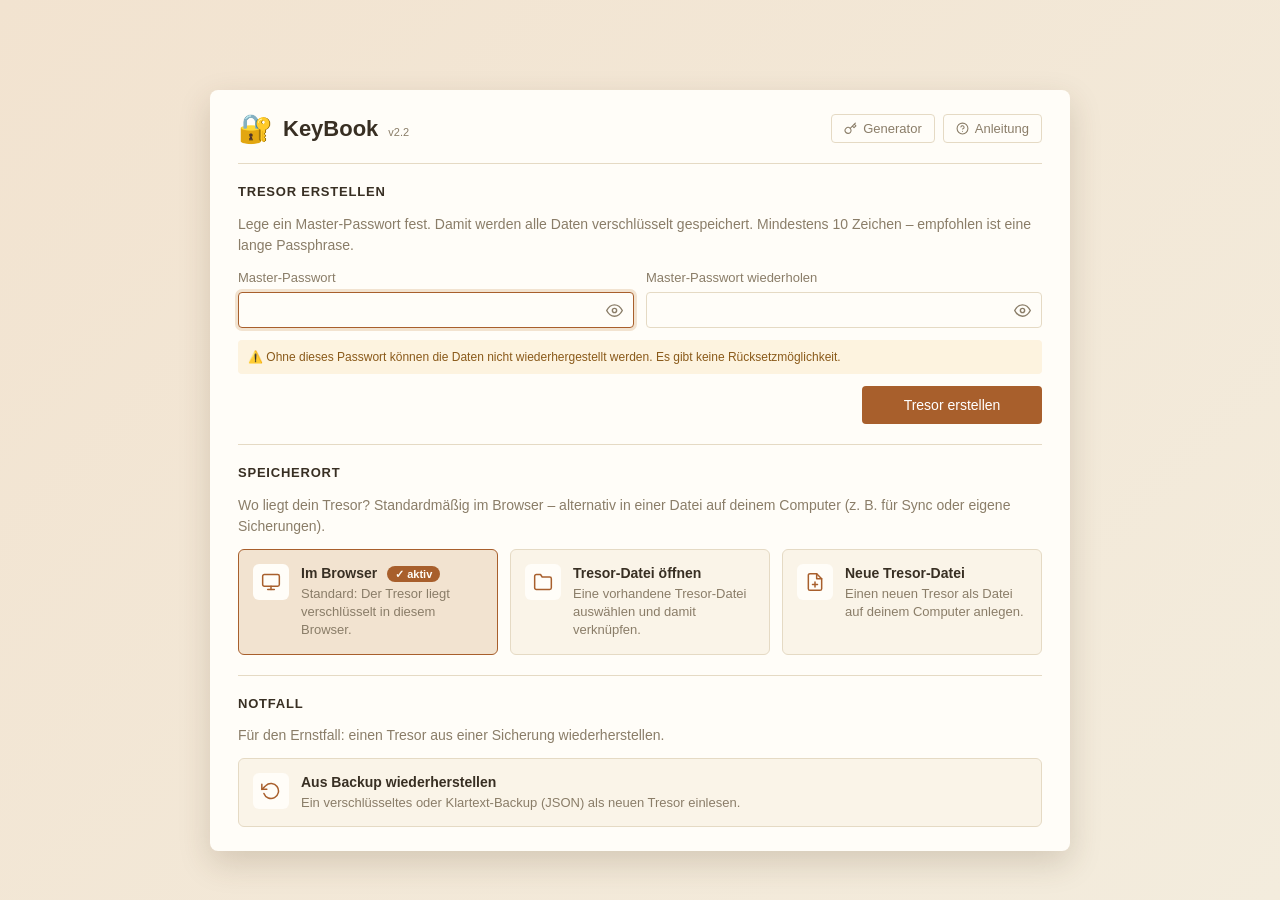
<file: app/index.html>
<!DOCTYPE html>
<html lang="de">
<head>
  <meta charset="UTF-8" />
  <meta name="viewport" content="width=device-width, initial-scale=1.0" />
  <!-- CSP als Defense-in-Depth: keine externen Verbindungen/Plugins, keine
       Remote-Bilder (schützt u. a. vor CSS-url()-Tracking). script-/style-src
       werden bewusst nicht auf 'self' beschränkt, damit die App auch per
       file:// (Doppelklick) lädt. -->
  <meta http-equiv="Content-Security-Policy"
        content="connect-src 'none'; img-src 'self' data:; object-src 'none'; base-uri 'none'; form-action 'none'" />
  <title>KeyBook — Zugangsdaten-Manager</title>
  <link rel="stylesheet" href="styles.css" />
</head>
<body>

  <!-- ============================================================= -->
  <!-- LOCK SCREEN (Master-Passwort: Setup oder Unlock)              -->
  <!-- ============================================================= -->
  <div id="lock-screen" class="lock-screen">
    <div class="lock-card">
      <!-- Kartenkopf: Marke links, Generator + Anleitung rechts -->
      <div class="lock-head">
        <div class="lock-brand">
          <span class="lock-logo" aria-hidden="true">🔐</span>
          <h1 class="lock-title">KeyBook</h1>
          <span class="lock-version">v2.2</span>
        </div>
        <div class="lock-head-actions">
          <button type="button" id="lock-gen-btn" class="btn btn-ghost btn-sm lock-head-btn" title="Sicheres Passwort oder Passphrase erzeugen"><svg class="icon" viewBox="0 0 24 24" fill="none" stroke="currentColor" stroke-width="2" stroke-linecap="round" stroke-linejoin="round" aria-hidden="true"><path d="M21 2l-2 2m-7.61 7.61a5.5 5.5 0 1 1-7.778 7.778 5.5 5.5 0 0 1 7.777-7.777zm0 0L15.5 7.5m0 0l3 3L22 7l-3-3m-3.5 3.5L19 4"/></svg> Generator</button>
          <button type="button" id="lock-help-link" class="btn btn-ghost btn-sm lock-head-btn"><svg class="icon" viewBox="0 0 24 24" fill="none" stroke="currentColor" stroke-width="2" stroke-linecap="round" stroke-linejoin="round" aria-hidden="true"><circle cx="12" cy="12" r="10"/><path d="M9.09 9a3 3 0 0 1 5.83 1c0 2-3 3-3 3"/><line x1="12" y1="17" x2="12.01" y2="17"/></svg> Anleitung</button>
        </div>
      </div>

      <!-- Master-Passwort: Setup oder Unlock -->
      <section class="lock-section">
        <!-- Setup-Modus: Erststart, Master-Passwort festlegen -->
        <form id="setup-form" class="lock-form" hidden>
          <h2 class="lock-section-title">Tresor erstellen</h2>
          <p class="lock-subtitle">Lege ein Master-Passwort fest. Damit werden alle
            Daten verschlüsselt gespeichert. Mindestens 10 Zeichen –
            empfohlen ist eine lange Passphrase.</p>
          <p id="setup-restore-note" class="lock-info" hidden></p>
          <div class="lock-grid-2">
            <label class="field">
              <span>Master-Passwort</span>
              <span class="pw-field">
                <input type="password" id="setup-password" autocomplete="new-password" minlength="10" required spellcheck="false" autocapitalize="off" />
                <button type="button" class="pw-toggle" aria-label="Passwort anzeigen" title="Passwort anzeigen"></button>
              </span>
            </label>
            <label class="field">
              <span>Master-Passwort wiederholen</span>
              <span class="pw-field">
                <input type="password" id="setup-password-repeat" autocomplete="new-password" required spellcheck="false" autocapitalize="off" />
                <button type="button" class="pw-toggle" aria-label="Passwort anzeigen" title="Passwort anzeigen"></button>
              </span>
            </label>
          </div>
          <p class="lock-warning">⚠️ Ohne dieses Passwort können die Daten nicht
            wiederhergestellt werden. Es gibt keine Rücksetzmöglichkeit.</p>
          <p id="setup-error" class="form-error" hidden></p>
          <div class="lock-actions">
            <button type="submit" class="btn btn-primary lock-submit">Tresor erstellen</button>
          </div>
        </form>

        <!-- Unlock-Modus: Folgestart, Master-Passwort eingeben -->
        <form id="unlock-form" class="lock-form" hidden>
          <h2 class="lock-section-title">Tresor entsperren</h2>
          <p class="lock-subtitle">Gib dein Master-Passwort ein, um den Tresor zu entsperren.</p>
          <div class="lock-row">
            <label class="field">
              <span>Master-Passwort</span>
              <span class="pw-field">
                <input type="password" id="unlock-password" autocomplete="current-password" required autofocus spellcheck="false" autocapitalize="off" />
                <button type="button" class="pw-toggle" aria-label="Passwort anzeigen" title="Passwort anzeigen"></button>
              </span>
            </label>
            <button type="submit" class="btn btn-primary lock-submit">Entsperren</button>
          </div>
          <p id="unlock-error" class="form-error" hidden></p>
        </form>
      </section>

      <!-- Speicherort: Tresor-Datei verknüpfen (nur Chromium; wird per JS eingeblendet) -->
      <section id="lock-filevault" class="lock-section" hidden>
        <h2 class="lock-section-title">Speicherort</h2>
        <p id="lock-file-status" class="lock-file-status"></p>
        <div class="lock-tiles">
          <div id="lock-tile-browser" class="lock-tile is-status">
            <span class="lock-tile-icon"><svg class="icon" viewBox="0 0 24 24" fill="none" stroke="currentColor" stroke-linecap="round" stroke-linejoin="round" aria-hidden="true"><rect x="2" y="3" width="20" height="14" rx="2"/><line x1="8" y1="21" x2="16" y2="21"/><line x1="12" y1="17" x2="12" y2="21"/></svg></span>
            <span class="lock-tile-body">
              <span class="lock-tile-title">Im Browser <span class="lock-tile-badge">✓ aktiv</span></span>
              <span class="lock-tile-hint">Standard: Der Tresor liegt verschlüsselt in diesem Browser.</span>
            </span>
          </div>
          <button type="button" id="btn-file-open" class="lock-tile">
            <span class="lock-tile-icon"><svg class="icon" viewBox="0 0 24 24" fill="none" stroke="currentColor" stroke-linecap="round" stroke-linejoin="round" aria-hidden="true"><path d="M22 19a2 2 0 0 1-2 2H4a2 2 0 0 1-2-2V5a2 2 0 0 1 2-2h5l2 3h9a2 2 0 0 1 2 2z"/></svg></span>
            <span class="lock-tile-body">
              <span class="lock-tile-title">Tresor-Datei öffnen</span>
              <span class="lock-tile-hint">Eine vorhandene Tresor-Datei auswählen und damit verknüpfen.</span>
            </span>
          </button>
          <button type="button" id="btn-file-new" class="lock-tile">
            <span class="lock-tile-icon"><svg class="icon" viewBox="0 0 24 24" fill="none" stroke="currentColor" stroke-linecap="round" stroke-linejoin="round" aria-hidden="true"><path d="M14 2H6a2 2 0 0 0-2 2v16a2 2 0 0 0 2 2h12a2 2 0 0 0 2-2V8z"/><polyline points="14 2 14 8 20 8"/><line x1="12" y1="18" x2="12" y2="12"/><line x1="9" y1="15" x2="15" y2="15"/></svg></span>
            <span class="lock-tile-body">
              <span class="lock-tile-title">Neue Tresor-Datei</span>
              <span class="lock-tile-hint">Einen neuen Tresor als Datei auf deinem Computer anlegen.</span>
            </span>
          </button>
          <div id="lock-tile-file" class="lock-tile is-status is-active" hidden>
            <span class="lock-tile-icon"><svg class="icon" viewBox="0 0 24 24" fill="none" stroke="currentColor" stroke-linecap="round" stroke-linejoin="round" aria-hidden="true"><path d="M14 2H6a2 2 0 0 0-2 2v16a2 2 0 0 0 2 2h12a2 2 0 0 0 2-2V8z"/><polyline points="14 2 14 8 20 8"/><polyline points="9 15 11 17 15 13"/></svg></span>
            <span class="lock-tile-body">
              <span class="lock-tile-title">Tresor-Datei <span class="lock-tile-badge">✓ aktiv</span></span>
              <span id="lock-file-name" class="lock-tile-hint lock-file-name"></span>
              <span class="lock-tile-actions">
                <button type="button" id="btn-file-grant" class="btn btn-primary btn-sm" hidden>Zugriff auf die Datei erlauben</button>
                <button type="button" id="btn-file-unlink" class="btn-link" hidden>Verknüpfung lösen</button>
              </span>
            </span>
          </div>
        </div>
      </section>

      <!-- Notfall: Wiederherstellung aus Backup / Zurücksetzen -->
      <section class="lock-section">
        <h2 class="lock-section-title">Notfall</h2>
        <p class="lock-section-hint">Für den Ernstfall: einen Tresor aus einer Sicherung wiederherstellen.</p>
        <div class="lock-tiles">
          <button type="button" id="restore-file-btn" class="lock-tile">
            <span class="lock-tile-icon"><svg class="icon" viewBox="0 0 24 24" fill="none" stroke="currentColor" stroke-linecap="round" stroke-linejoin="round" aria-hidden="true"><polyline points="1 4 1 10 7 10"/><path d="M3.51 15a9 9 0 1 0 2.13-9.36L1 10"/></svg></span>
            <span class="lock-tile-body">
              <span class="lock-tile-title">Aus Backup wiederherstellen</span>
              <span class="lock-tile-hint">Ein verschlüsseltes oder Klartext-Backup (JSON) als neuen Tresor einlesen.</span>
            </span>
          </button>
          <button type="button" id="reset-vault" class="lock-tile is-danger" hidden>
            <span class="lock-tile-icon"><svg class="icon" viewBox="0 0 24 24" fill="none" stroke="currentColor" stroke-linecap="round" stroke-linejoin="round" aria-hidden="true"><polyline points="3 6 5 6 21 6"/><path d="M19 6v14a2 2 0 0 1-2 2H7a2 2 0 0 1-2-2V6m3 0V4a2 2 0 0 1 2-2h4a2 2 0 0 1 2 2v2"/></svg></span>
            <span class="lock-tile-body">
              <span class="lock-tile-title">Tresor zurücksetzen</span>
              <span class="lock-tile-hint">Löscht alle Daten in diesem Browser unwiderruflich und löst eine Datei-Verknüpfung.</span>
            </span>
          </button>
        </div>
        <input type="file" id="restore-file" accept="application/json,.json" hidden />
      </section>
    </div>
  </div>

  <!-- ============================================================= -->
  <!-- APP (nach Entsperrung sichtbar)                               -->
  <!-- ============================================================= -->
  <div id="app" class="app" hidden>

    <!-- Header + Filterleiste bleiben beim Scrollen zusammen fixiert -->
    <div class="topbar">

    <!-- Header / Navigation -->
    <header class="header">
      <div class="header-brand">
        <span class="brand-logo">🔐</span>
        <span class="brand-name">KeyBook</span>
        <span class="brand-version">v2.2</span>
        <span id="vault-date" class="vault-date"></span>
        <button type="button" id="vault-file" class="btn btn-ghost vault-file" title="Verknüpfung zur Tresor-Datei anzeigen / lösen" hidden>Tresor lösen</button>
        <span id="vault-unsaved" class="vault-unsaved" title="Der letzte Speicherversuch ist fehlgeschlagen." hidden>⚠ Nicht gespeichert</span>
        <button id="btn-lock" class="btn btn-ghost" title="Tresor sperren">Tresor sperren</button>
      </div>

      <div class="header-search">
        <div class="search-box">
          <button type="button" id="search-submit" class="search-btn search-btn-go" title="Suchen" aria-label="Suchen"><svg class="icon" viewBox="0 0 24 24" fill="none" stroke="currentColor" stroke-width="2" stroke-linecap="round" stroke-linejoin="round" aria-hidden="true"><circle cx="11" cy="11" r="8"/><line x1="21" y1="21" x2="16.65" y2="16.65"/></svg></button>
          <input type="text" id="search-input" placeholder="Dienst suchen…" autocomplete="off" />
          <button type="button" id="search-clear" class="search-btn search-btn-clear" title="Suche leeren" aria-label="Suche leeren" hidden><svg class="icon" viewBox="0 0 24 24" fill="none" stroke="currentColor" stroke-width="2" stroke-linecap="round" stroke-linejoin="round" aria-hidden="true"><line x1="18" y1="6" x2="6" y2="18"/><line x1="6" y1="6" x2="18" y2="18"/></svg></button>
        </div>
      </div>

      <nav class="header-actions">
        <button id="btn-new-entry" class="btn btn-primary">+ Neuer Eintrag</button>
        <button id="btn-toggle-filter" class="btn btn-ghost">Filter</button>
        <button id="btn-manage-groups" class="btn btn-ghost">Gruppen</button>
        <button id="btn-export-json" class="btn btn-ghost">Export</button>
        <button id="btn-import-json" class="btn btn-ghost">Import</button>
        <button id="btn-export-pdf-all" class="btn btn-ghost">PDF <svg class="icon" viewBox="0 0 24 24" fill="none" stroke="currentColor" stroke-width="2" stroke-linecap="round" stroke-linejoin="round" aria-hidden="true"><polyline points="6 9 6 2 18 2 18 9"/><path d="M6 18H4a2 2 0 0 1-2-2v-5a2 2 0 0 1 2-2h16a2 2 0 0 1 2 2v5a2 2 0 0 1-2 2h-2"/><rect x="6" y="14" width="12" height="8"/></svg></button>
        <button id="btn-pw-hide" class="btn btn-ghost btn-icon" title="Passwörter verbergen" aria-label="Passwörter verbergen"><svg class="icon" viewBox="0 0 24 24" fill="none" stroke="currentColor" stroke-width="2" stroke-linecap="round" stroke-linejoin="round" aria-hidden="true"><path d="M1 12s4-8 11-8 11 8 11 8-4 8-11 8-11-8-11-8z"/><circle cx="12" cy="12" r="3"/></svg></button>
        <button id="btn-collapse-all" class="btn btn-ghost btn-icon" title="Alle Gruppen zuklappen" aria-label="Alle Gruppen zuklappen"><svg class="icon" viewBox="0 0 24 24" fill="none" stroke="currentColor" stroke-width="2" stroke-linecap="round" stroke-linejoin="round" aria-hidden="true"><polyline points="6 9 12 15 18 9"/></svg></button>
        <button id="btn-header-generator" class="btn btn-ghost btn-icon" title="Passwortgenerator" aria-label="Passwortgenerator"><svg class="icon" viewBox="0 0 24 24" fill="none" stroke="currentColor" stroke-width="2" stroke-linecap="round" stroke-linejoin="round" aria-hidden="true"><path d="M21 2l-2 2m-7.61 7.61a5.5 5.5 0 1 1-7.778 7.778 5.5 5.5 0 0 1 7.777-7.777zm0 0L15.5 7.5m0 0l3 3L22 7l-3-3m-3.5 3.5L19 4"/></svg></button>
        <button id="btn-help" class="btn btn-ghost btn-icon" title="Kurzanleitung öffnen" aria-label="Kurzanleitung öffnen"><svg class="icon" viewBox="0 0 24 24" fill="none" stroke="currentColor" stroke-width="2" stroke-linecap="round" stroke-linejoin="round" aria-hidden="true"><circle cx="12" cy="12" r="10"/><path d="M9.09 9a3 3 0 0 1 5.83 1c0 2-3 3-3 3"/><line x1="12" y1="17" x2="12.01" y2="17"/></svg></button>
        <button id="btn-theme" class="btn btn-ghost btn-icon" title="Hell/Dunkel umschalten" aria-label="Darkmode umschalten"><svg class="icon" viewBox="0 0 24 24" fill="none" stroke="currentColor" stroke-width="2" stroke-linecap="round" stroke-linejoin="round" aria-hidden="true"><path d="M21 12.79A9 9 0 1 1 11.21 3 7 7 0 0 0 21 12.79z"/></svg></button>
        <span id="idle-timer" class="idle-timer" role="timer" title="Automatische Sperre bei Inaktivität — jede Maus- oder Tastaturaktivität setzt den Countdown zurück" aria-label="Zeit bis zur automatischen Sperre"><svg class="icon" viewBox="0 0 24 24" fill="none" stroke="currentColor" stroke-width="2" stroke-linecap="round" stroke-linejoin="round" aria-hidden="true"><circle cx="12" cy="12" r="10"/><polyline points="12 6 12 12 16 14"/></svg><span id="idle-timer-value">2:00</span></span>
        <input type="file" id="import-file" accept="application/json,.json" hidden />
      </nav>
    </header>

    <!-- Filterleiste (ausklappbar) -->
    <section id="filter-bar" class="filter-bar" hidden>
      <label class="field field-inline">
        <span>Gruppe</span>
        <select id="filter-group">
          <option value="">Alle Gruppen</option>
        </select>
      </label>
      <label class="check-inline">
        <input type="checkbox" id="filter-subscription" />
        <span>Abos</span>
      </label>
      <label class="check-inline">
        <input type="checkbox" id="filter-authenticator" />
        <span>Authenticator</span>
      </label>
      <label class="check-inline">
        <input type="checkbox" id="filter-biometrics" />
        <span>Biometrie</span>
      </label>
      <label class="check-inline">
        <input type="checkbox" id="filter-pin" />
        <span>PIN</span>
      </label>
      <label class="check-inline">
        <input type="checkbox" id="filter-twofa" />
        <span>2FA</span>
      </label>
      <label class="check-inline">
        <input type="checkbox" id="filter-passkey" />
        <span>Passkey</span>
      </label>
      <label class="check-inline">
        <input type="checkbox" id="filter-googlelinked" />
        <span>Google-Verknüpfung</span>
      </label>
      <button id="btn-clear-filters" class="btn btn-ghost btn-sm"><svg class="icon" viewBox="0 0 24 24" fill="none" stroke="currentColor" stroke-width="2" stroke-linecap="round" stroke-linejoin="round" aria-hidden="true"><polyline points="1 4 1 10 7 10"/><path d="M3.51 15a9 9 0 1 0 2.13-9.36L1 10"/></svg> Filter zurücksetzen</button>
    </section>

    </div><!-- /.topbar -->

    <!-- Hauptbereich: links gruppierte Liste, rechts Info-Card -->
    <main class="content">
      <!-- Linke Spalte: nach Gruppen gegliederte, auf-/zuklappbare Liste -->
      <section class="list-pane">
        <div class="table-wrap">
          <table class="entry-table">
            <thead>
              <tr>
                <th>Dienst</th>
                <th>Username</th>
                <th>E-Mail</th>
                <th>Passwort</th>
              </tr>
            </thead>
            <tbody id="entry-list"><!-- gruppiert gerendert via JS --></tbody>
          </table>
        </div>
        <div id="empty-state" class="empty-state" hidden>
          <p class="empty-title">Keine Einträge gefunden</p>
          <p class="empty-hint">Lege einen neuen Eintrag an oder passe die Filter an.</p>
        </div>
      </section>

      <!-- Rechte Spalte: Info-Card des ausgewählten Eintrags -->
      <aside class="detail-pane">
        <div id="info-card" class="info-card">
          <div class="info-empty">
            <span class="info-empty-icon">🗂️</span>
            <p>Wähle links einen Eintrag aus,<br />um alle Details zu sehen.</p>
          </div>
        </div>
      </aside>
    </main>
  </div>

  <!-- ============================================================= -->
  <!-- MODAL: Eintrag anlegen / bearbeiten                           -->
  <!-- ============================================================= -->
  <div id="entry-modal" class="modal-overlay" hidden>
    <div class="modal modal-lg" role="dialog" aria-modal="true">
      <div class="modal-header">
        <h2 id="entry-modal-title">Neuer Eintrag</h2>
        <button class="modal-close" data-close="entry-modal" aria-label="Schließen">×</button>
      </div>

      <form id="entry-form" class="modal-body">
        <input type="hidden" id="entry-id" />

        <!-- Basisdaten -->
        <fieldset class="form-section">
          <legend>Basisdaten</legend>
          <div class="form-row form-row-mixed">
            <label class="field">
              <span>Gruppe / Kategorie</span>
              <select id="entry-group"><option value="">— keine Gruppe —</option></select>
            </label>
            <label class="check-inline check-inline-top">
              <input type="checkbox" id="entry-googleLinked" />
              <span>mit Google verknüpft</span>
            </label>
          </div>

          <div class="form-row">
            <label class="field">
              <span>Dienst / Plattform *</span>
              <input type="text" id="entry-serviceName" required />
            </label>
            <label class="field">
              <span>Link (URL)</span>
              <input type="url" id="entry-serviceUrl" autocomplete="off" placeholder="https://…" />
            </label>
          </div>

          <div class="form-row">
            <label class="field">
              <span>Username</span>
              <input type="text" id="entry-username" autocomplete="off" />
            </label>
            <label class="field">
              <span>Passwort</span>
              <div class="input-with-btn">
                <input type="text" id="entry-password" autocomplete="off" />
                <button type="button" id="btn-open-generator" class="btn btn-ghost btn-sm">Generator</button>
              </div>
            </label>
          </div>

          <label class="field">
            <span>E-Mail-Adresse</span>
            <input type="email" id="entry-email" autocomplete="off" />
          </label>

          <label class="field">
            <span>Telefonnummer</span>
            <input type="tel" id="entry-phone" autocomplete="off" />
          </label>

          <label class="field">
            <span>Notizen</span>
            <textarea id="entry-notes" rows="2"></textarea>
          </label>
        </fieldset>

        <!-- Sicherheit -->
        <fieldset class="form-section">
          <legend>Sicherheit</legend>
          <div class="form-row">
            <label class="check-inline">
              <input type="checkbox" id="entry-twoFA" />
              <span>2FA aktiviert</span>
            </label>
            <label class="check-inline">
              <input type="checkbox" id="entry-passkey" />
              <span>Passkey aktiviert</span>
            </label>
            <label class="check-inline">
              <input type="checkbox" id="entry-biometrics" />
              <span>Biometrie aktiviert</span>
            </label>
          </div>
          <div class="form-row">
            <label class="field">
              <span>Passkey-Details</span>
              <input type="text" id="entry-passkeyInfo" autocomplete="off" placeholder="z. B. iPhone, YubiKey 5C" />
            </label>
            <label class="field">
              <span>PIN</span>
              <input type="text" id="entry-pin" autocomplete="off" />
            </label>
          </div>
          <div class="field">
            <span>Authenticator-App(s)</span>
            <!-- Checkboxen werden dynamisch aus Entries.AUTHENTICATORS erzeugt -->
            <div id="entry-authenticators" class="auth-options"></div>
          </div>
          <div class="form-row">
            <label class="field">
              <span>Wiederherstellungs-Telefonnummer</span>
              <input type="tel" id="entry-recoveryPhone" autocomplete="off" />
            </label>
            <label class="field">
              <span>Wiederherstellungs-E-Mail-Adresse</span>
              <input type="email" id="entry-recoveryEmail" autocomplete="off" />
            </label>
          </div>
          <label class="field">
            <span>Sicherheitsfragen</span>
            <textarea id="entry-securityQuestions" rows="2"></textarea>
          </label>
        </fieldset>

        <!-- Vertrag / Abo -->
        <fieldset class="form-section">
          <legend>Vertrag / Abo</legend>
          <div class="form-row form-row-mixed">
            <label class="check-inline">
              <input type="checkbox" id="entry-subscription" />
              <span>Abo aktiv</span>
            </label>
            <label class="field">
              <input type="text" id="entry-contractInfo" autocomplete="off" placeholder="Infos, Tarif, Modell etc..." />
            </label>
          </div>
          <div class="form-row">
            <label class="field">
              <span>Zahlungsmethode</span>
              <input type="text" id="entry-paymentMethod" autocomplete="off" />
            </label>
            <label class="field">
              <span>Kosten</span>
              <input type="text" id="entry-cost" autocomplete="off" placeholder="z. B. 9,99 €" />
            </label>
            <label class="field">
              <span>Zahlungsweise</span>
              <select id="entry-paymentInterval">
                <option value="">—</option>
                <option value="einmalig">einmalig</option>
                <option value="täglich">täglich</option>
                <option value="wöchentlich">wöchentlich</option>
                <option value="monatlich">monatlich</option>
                <option value="vierteljährlich">vierteljährlich</option>
                <option value="jährlich">jährlich</option>
              </select>
            </label>
          </div>
          <div class="form-row">
            <label class="field">
              <span>Vertragsstart</span>
              <input type="date" id="entry-contractStart" />
            </label>
            <label class="field">
              <span>Vertragsende</span>
              <input type="date" id="entry-contractEnd" />
            </label>
            <label class="field">
              <span>Kündigungsfrist</span>
              <input type="text" id="entry-cancellationPeriod" placeholder="z. B. 3 Monate" />
            </label>
          </div>
        </fieldset>

        <p id="entry-error" class="form-error" hidden></p>
      </form>

      <div class="modal-footer">
        <button type="button" class="btn btn-ghost" data-close="entry-modal">Abbrechen</button>
        <button type="submit" form="entry-form" class="btn btn-primary">Speichern</button>
      </div>
    </div>
  </div>

  <!-- ============================================================= -->
  <!-- MODAL: Passwortgenerator                                      -->
  <!-- ============================================================= -->
  <div id="generator-modal" class="modal-overlay" hidden>
    <div class="modal" role="dialog" aria-modal="true">
      <div class="modal-header">
        <h2>Passwortgenerator</h2>
        <button class="modal-close" data-close="generator-modal" aria-label="Schließen">×</button>
      </div>
      <div class="modal-body">
        <div class="gen-tabs">
          <button type="button" id="gen-tab-pw" class="gen-tab active">Passwort</button>
          <button type="button" id="gen-tab-pp" class="gen-tab">Passphrase</button>
        </div>
        <div id="gen-panel-pw">
          <label class="field">
            <span>Länge: <strong id="gen-length-value">16</strong></span>
            <input type="range" id="gen-length" min="6" max="64" value="16" />
          </label>
          <div class="gen-options">
            <label class="check-inline"><input type="checkbox" id="gen-upper" checked /><span>Großbuchstaben (A–Z)</span></label>
            <label class="check-inline"><input type="checkbox" id="gen-lower" checked /><span>Kleinbuchstaben (a–z)</span></label>
            <label class="check-inline"><input type="checkbox" id="gen-digits" checked /><span>Zahlen (0–9)</span></label>
            <label class="check-inline"><input type="checkbox" id="gen-symbols" checked /><span>Sonderzeichen (!@#…)</span></label>
          </div>
        </div>
        <div id="gen-panel-pp" hidden>
          <label class="field">
            <span>Wörter: <strong id="gen-words-value">5</strong></span>
            <input type="range" id="gen-words" min="3" max="8" value="5" />
          </label>
          <div class="gen-options">
            <label class="check-inline"><input type="checkbox" id="gen-pp-upper" checked /><span>Ersten Buchstaben groß</span></label>
            <label class="check-inline"><input type="checkbox" id="gen-pp-number" /><span>Zahl anhängen</span></label>
          </div>
          <label class="field">
            <span>Trennzeichen</span>
            <select id="gen-pp-sep">
              <option value="-">Bindestrich  (−)</option>
              <option value=".">Punkt  (.)</option>
              <option value="_">Unterstrich  (_)</option>
              <option value=" ">Leerzeichen  ( )</option>
              <option value="">Kein Trennzeichen</option>
            </select>
          </label>
        </div>
        <div class="gen-output">
          <input type="text" id="gen-result" readonly placeholder="Generiertes Passwort…" />
          <button type="button" id="btn-gen-copy" class="btn-copy">Kopieren</button>
        </div>
        <p id="gen-error" class="form-error" hidden></p>
      </div>
      <div class="modal-footer">
        <button type="button" id="btn-generate" class="btn btn-ghost">Generieren</button>
        <button type="button" id="btn-gen-apply" class="btn btn-primary">In Eintrag übernehmen</button>
      </div>
    </div>
  </div>

  <!-- ============================================================= -->
  <!-- MODAL: Gruppenverwaltung                                      -->
  <!-- ============================================================= -->
  <div id="groups-modal" class="modal-overlay" hidden>
    <div class="modal" role="dialog" aria-modal="true">
      <div class="modal-header">
        <h2>Gruppen verwalten</h2>
        <button class="modal-close" data-close="groups-modal" aria-label="Schließen">×</button>
      </div>
      <div class="modal-body">
        <!-- Formular: Gruppe anlegen / bearbeiten -->
        <form id="group-form" class="group-form">
          <input type="hidden" id="group-id" />
          <label class="field field-grow">
            <span>Name</span>
            <input type="text" id="group-name" required />
          </label>
          <label class="field">
            <span>Farbe</span>
            <input type="color" id="group-color" value="#97a39d" />
          </label>
          <div class="group-form-actions">
            <button type="submit" class="btn btn-primary btn-sm" id="group-save-btn">Hinzufügen</button>
            <button type="button" id="group-cancel-btn" class="btn btn-ghost btn-sm" hidden>Abbrechen</button>
          </div>
          <div id="color-presets" class="color-presets"></div>
        </form>
        <p id="group-error" class="form-error" hidden></p>

        <!-- Liste bestehender Gruppen -->
        <ul id="group-list" class="group-list"><!-- gerendert via JS --></ul>
      </div>
    </div>
  </div>

  <!-- ============================================================= -->
  <!-- MODAL: Export-Auswahl (verschlüsselt / Klartext)              -->
  <!-- ============================================================= -->
  <div id="export-modal" class="modal-overlay" hidden>
    <div class="modal" role="dialog" aria-modal="true">
      <div class="modal-header">
        <h2>Daten exportieren</h2>
        <button class="modal-close" data-close="export-modal" aria-label="Schließen">×</button>
      </div>
      <div class="modal-body">
        <p>Wie möchtest du exportieren?</p>
        <div class="export-choice">
          <button type="button" id="btn-export-encrypted" class="export-option">
            <span class="export-option-title">🔒 Verschlüsselt <span class="export-badge">empfohlen</span></span>
            <span class="export-option-desc">Mit deinem Master-Passwort geschützt. Nur mit diesem
              Passwort wieder importierbar.</span>
          </button>
          <button type="button" id="btn-export-plaintext" class="export-option">
            <span class="export-option-title">📄 Klartext (JSON)</span>
            <span class="export-option-desc">Unverschlüsselt – enthält alle Passwörter lesbar.
              Nur für Notfälle/Backup; sicher aufbewahren und danach löschen.</span>
          </button>
        </div>
      </div>
      <div class="modal-footer">
        <button type="button" class="btn btn-ghost" data-close="export-modal">Abbrechen</button>
      </div>
    </div>
  </div>

  <!-- ============================================================= -->
  <!-- MODAL: Verknüpfte Tresor-Datei – Info + Verknüpfung lösen      -->
  <!-- ============================================================= -->
  <div id="unlink-modal" class="modal-overlay" hidden>
    <div class="modal" role="dialog" aria-modal="true">
      <div class="modal-header">
        <h2>Verknüpfter Tresor</h2>
        <button class="modal-close" data-close="unlink-modal" aria-label="Schließen">×</button>
      </div>
      <div class="modal-body">
        <dl class="unlink-info">
          <dt>Datei</dt><dd id="unlink-file"></dd>
          <dt>Letzter Stand</dt><dd id="unlink-saved"></dd>
          <dt>Inhalt</dt><dd id="unlink-content"></dd>
        </dl>
        <p class="unlink-explain">
          Dein Tresor wird aktuell <strong>in dieser Datei</strong> gespeichert, nicht im Browser.
          Wenn du die Verknüpfung löst, wird der Tresor ab sofort <strong>nur noch im Browser</strong>
          gespeichert. Die Datei selbst bleibt unverändert erhalten und lässt sich später wieder
          verknüpfen oder importieren. Änderungen danach landen nicht mehr in der Datei.
        </p>
      </div>
      <div class="modal-footer">
        <button type="button" class="btn btn-ghost" data-close="unlink-modal">Abbrechen</button>
        <button type="button" id="btn-unlink-confirm" class="btn btn-danger">Verknüpfung lösen</button>
      </div>
    </div>
  </div>

  <!-- ============================================================= -->
  <!-- MODAL: Drucken – Gruppenauswahl                               -->
  <!-- ============================================================= -->
  <div id="print-modal" class="modal-overlay" hidden>
    <div class="modal" role="dialog" aria-modal="true">
      <div class="modal-header">
        <h2>Drucken – Gruppen auswählen</h2>
        <button class="modal-close" data-close="print-modal" aria-label="Schließen">×</button>
      </div>
      <div class="modal-body">
        <div class="print-select-actions">
          <button type="button" id="btn-print-all-groups" class="btn btn-ghost btn-sm">Alle</button>
          <button type="button" id="btn-print-no-groups" class="btn btn-ghost btn-sm">Keine</button>
        </div>
        <ul id="print-group-list" class="print-group-list"><!-- gerendert via JS --></ul>
        <p id="print-summary" class="print-summary"></p>
      </div>
      <div class="modal-footer">
        <button type="button" class="btn btn-ghost" data-close="print-modal">Abbrechen</button>
        <button type="button" id="btn-print-confirm" class="btn btn-primary">Drucken</button>
      </div>
    </div>
  </div>

  <!-- ============================================================= -->
  <!-- MODAL: Passwort für Wiederherstellung (verschlüsseltes Backup) -->
  <!-- ============================================================= -->
  <div id="restore-pw-modal" class="modal-overlay" hidden>
    <div class="modal modal-sm" role="dialog" aria-modal="true">
      <div class="modal-header">
        <h2>Backup wiederherstellen</h2>
        <button class="modal-close" data-close="restore-pw-modal" aria-label="Schließen">×</button>
      </div>
      <form id="restore-pw-form" class="modal-body">
        <p>Diese Backup-Datei ist verschlüsselt. Gib das damals verwendete
          Master-Passwort ein. Es wird anschließend dein Master-Passwort für diesen Tresor.</p>
        <label class="field">
          <span>Master-Passwort des Backups</span>
          <span class="pw-field">
            <input type="password" id="restore-pw-input" autocomplete="off" required spellcheck="false" autocapitalize="off" />
            <button type="button" class="pw-toggle" aria-label="Passwort anzeigen" title="Passwort anzeigen"></button>
          </span>
        </label>
        <p id="restore-pw-error" class="form-error" hidden></p>
      </form>
      <div class="modal-footer">
        <button type="button" class="btn btn-ghost" data-close="restore-pw-modal">Abbrechen</button>
        <button type="submit" form="restore-pw-form" class="btn btn-primary">Wiederherstellen</button>
      </div>
    </div>
  </div>

  <!-- ============================================================= -->
  <!-- MODAL: Passwort für verschlüsselten Import                    -->
  <!-- ============================================================= -->
  <div id="import-pw-modal" class="modal-overlay" hidden>
    <div class="modal modal-sm" role="dialog" aria-modal="true">
      <div class="modal-header">
        <h2>Verschlüsselte Datei</h2>
        <button class="modal-close" data-close="import-pw-modal" aria-label="Schließen">×</button>
      </div>
      <form id="import-pw-form" class="modal-body">
        <p>Diese Datei ist verschlüsselt. Gib das Master-Passwort ein, mit dem sie
          exportiert wurde.</p>
        <label class="field">
          <span>Master-Passwort der Datei</span>
          <span class="pw-field">
            <input type="password" id="import-pw-input" autocomplete="off" required spellcheck="false" autocapitalize="off" />
            <button type="button" class="pw-toggle" aria-label="Passwort anzeigen" title="Passwort anzeigen"></button>
          </span>
        </label>
        <p id="import-pw-error" class="form-error" hidden></p>
      </form>
      <div class="modal-footer">
        <button type="button" class="btn btn-ghost" data-close="import-pw-modal">Abbrechen</button>
        <button type="submit" form="import-pw-form" class="btn btn-primary">Entschlüsseln</button>
      </div>
    </div>
  </div>

  <!-- ============================================================= -->
  <!-- MODAL: Import-Optionen                                        -->
  <!-- ============================================================= -->
  <div id="import-modal" class="modal-overlay" hidden>
    <div class="modal" role="dialog" aria-modal="true">
      <div class="modal-header">
        <h2>Daten importieren</h2>
        <button class="modal-close" data-close="import-modal" aria-label="Schließen">×</button>
      </div>
      <div class="modal-body">
        <p id="import-summary" class="import-summary"></p>
        <p>Wie sollen die importierten Daten verarbeitet werden?</p>
        <p id="import-error" class="form-error" hidden></p>
      </div>
      <div class="modal-footer">
        <button type="button" class="btn btn-ghost" data-close="import-modal">Abbrechen</button>
        <button type="button" id="btn-import-merge" class="btn btn-ghost">Ergänzen</button>
        <button type="button" id="btn-import-replace" class="btn btn-primary">Ersetzen</button>
      </div>
    </div>
  </div>

  <!-- ============================================================= -->
  <!-- MODAL: Bestätigung (Löschen etc.)                             -->
  <!-- ============================================================= -->
  <div id="confirm-modal" class="modal-overlay" hidden>
    <div class="modal modal-sm" role="dialog" aria-modal="true">
      <div class="modal-header">
        <h2 id="confirm-title">Bestätigen</h2>
        <button class="modal-close" data-close="confirm-modal" aria-label="Schließen">×</button>
      </div>
      <div class="modal-body">
        <p id="confirm-message"></p>
      </div>
      <div class="modal-footer">
        <button type="button" class="btn btn-ghost" data-close="confirm-modal">Abbrechen</button>
        <button type="button" id="confirm-ok" class="btn btn-danger">Löschen</button>
      </div>
    </div>
  </div>

  <!-- Toast-Container für kurzes Feedback -->
  <div id="toast-container" class="toast-container" aria-live="polite"></div>

  <!-- Druckcontainer für PDF-Ausgabe (nur beim Drucken sichtbar) -->
  <div id="print-area" class="print-area"></div>

  <script src="app.js"></script>
</body>
</html>
</file>
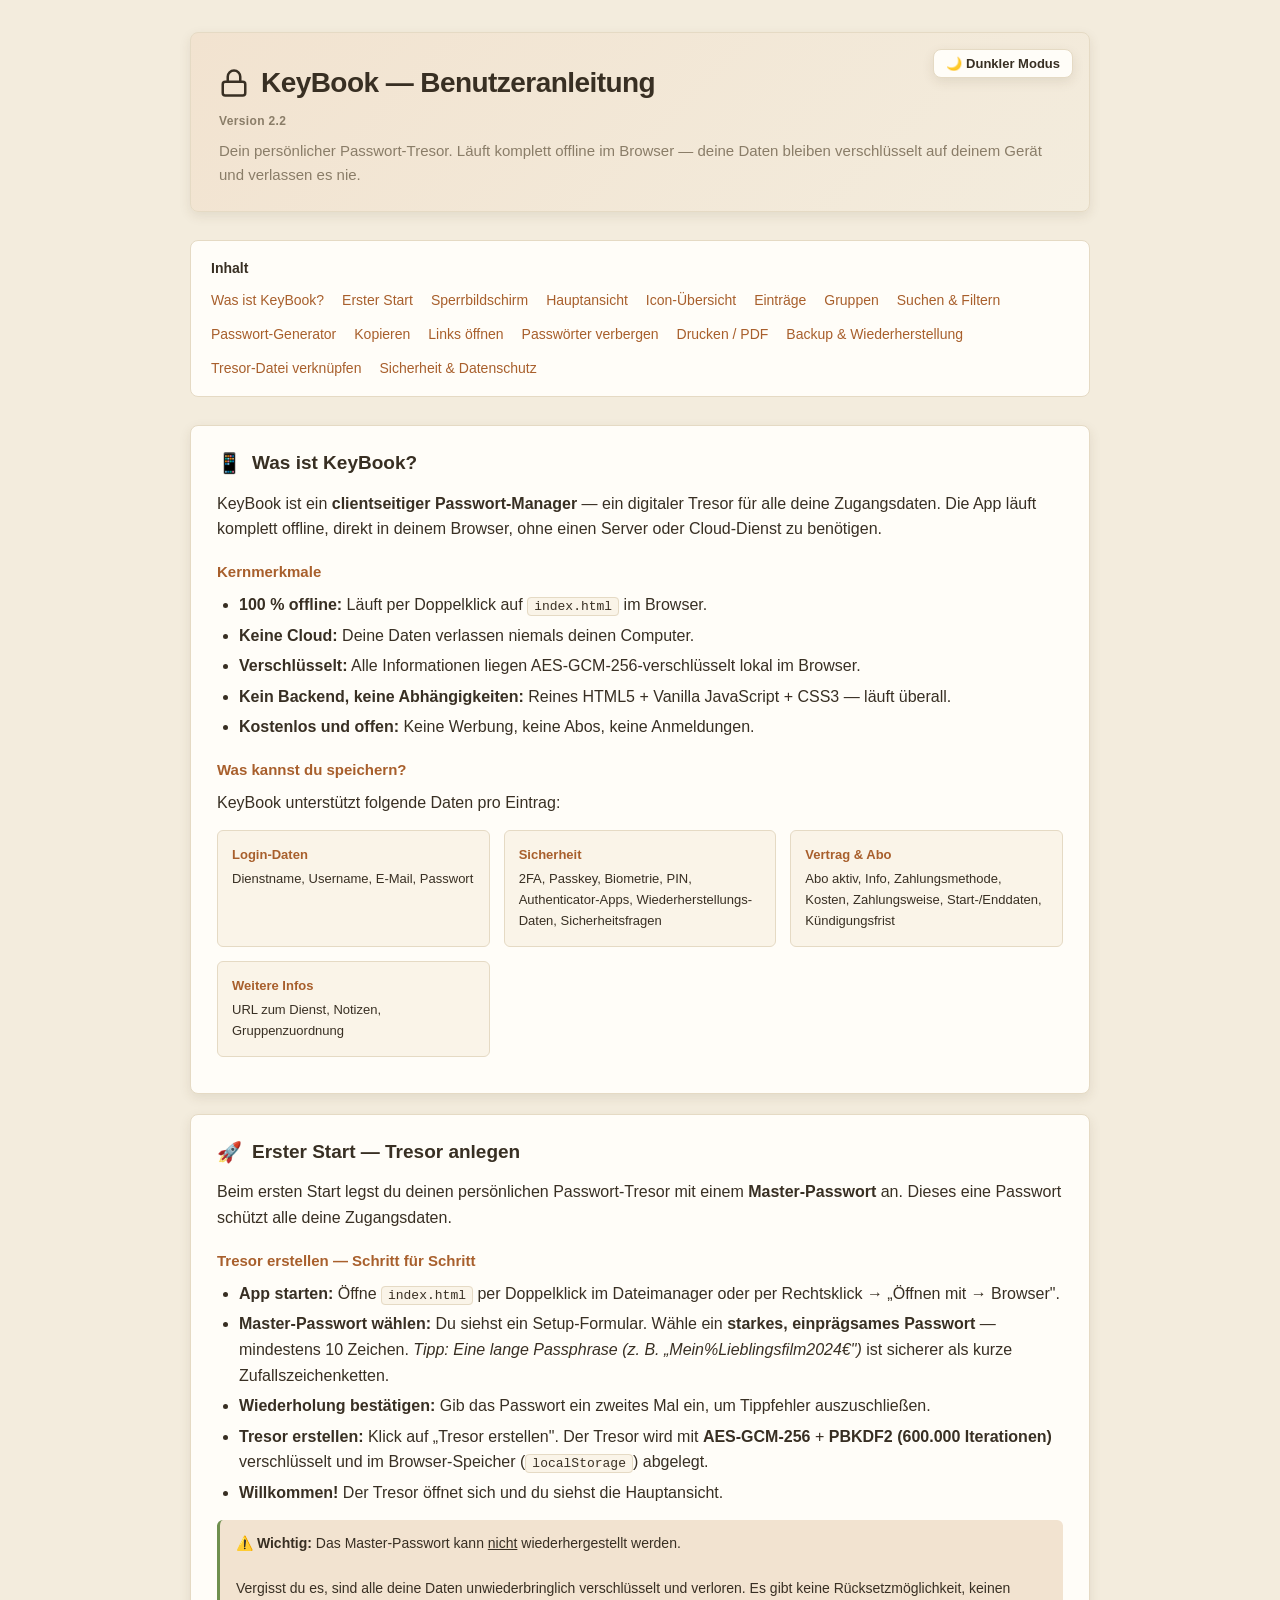
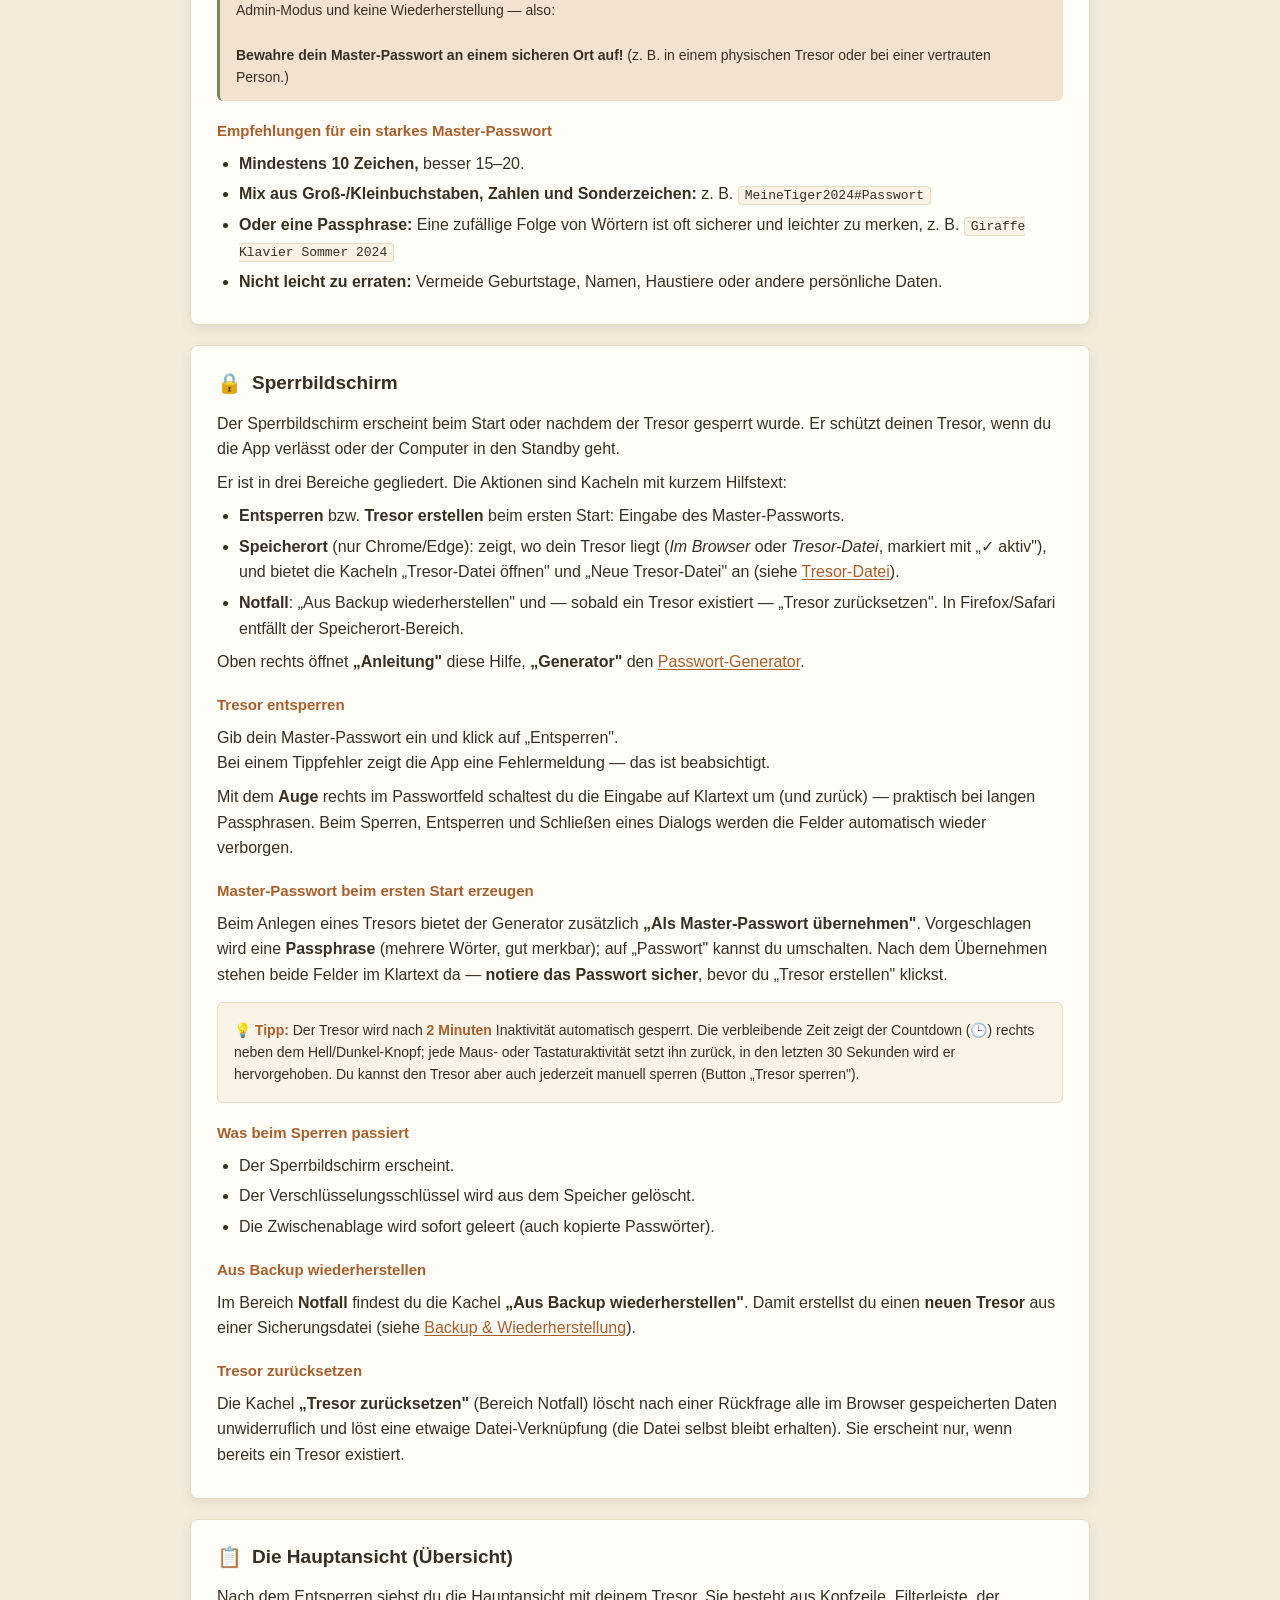
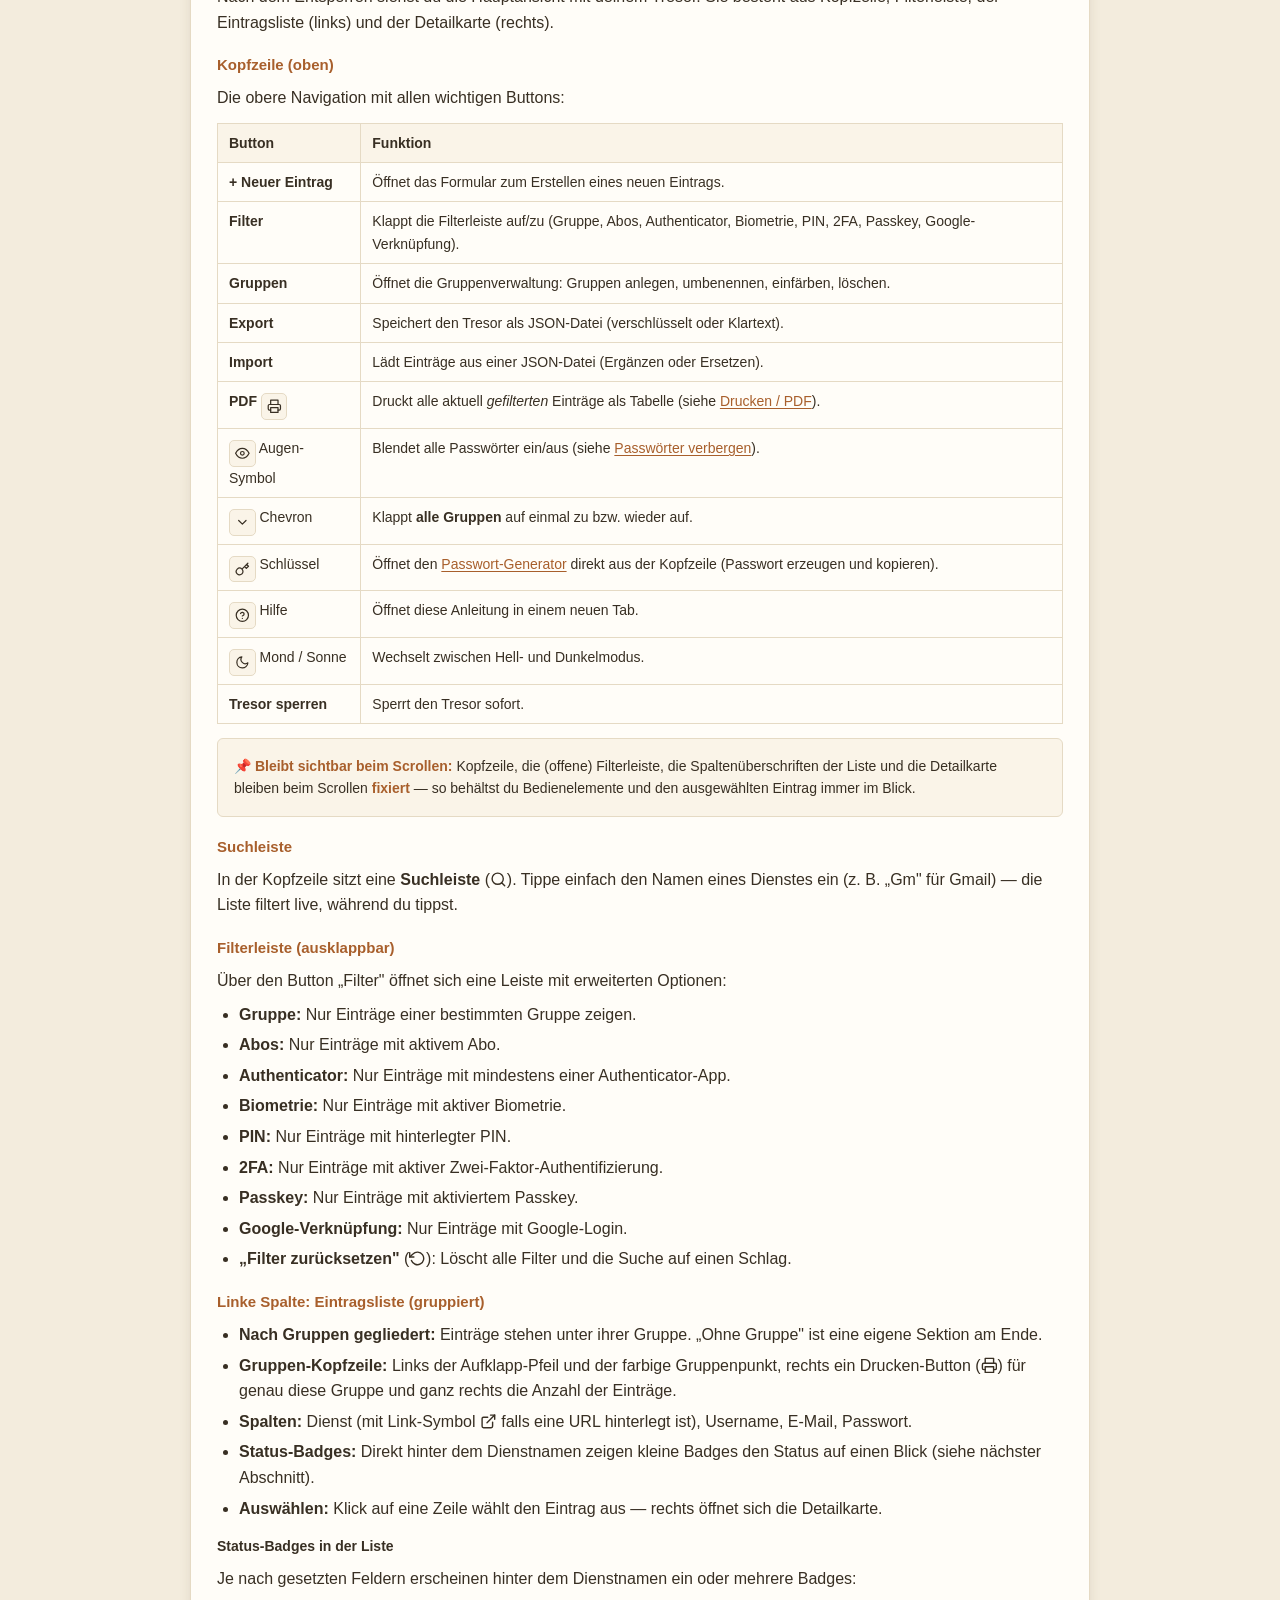
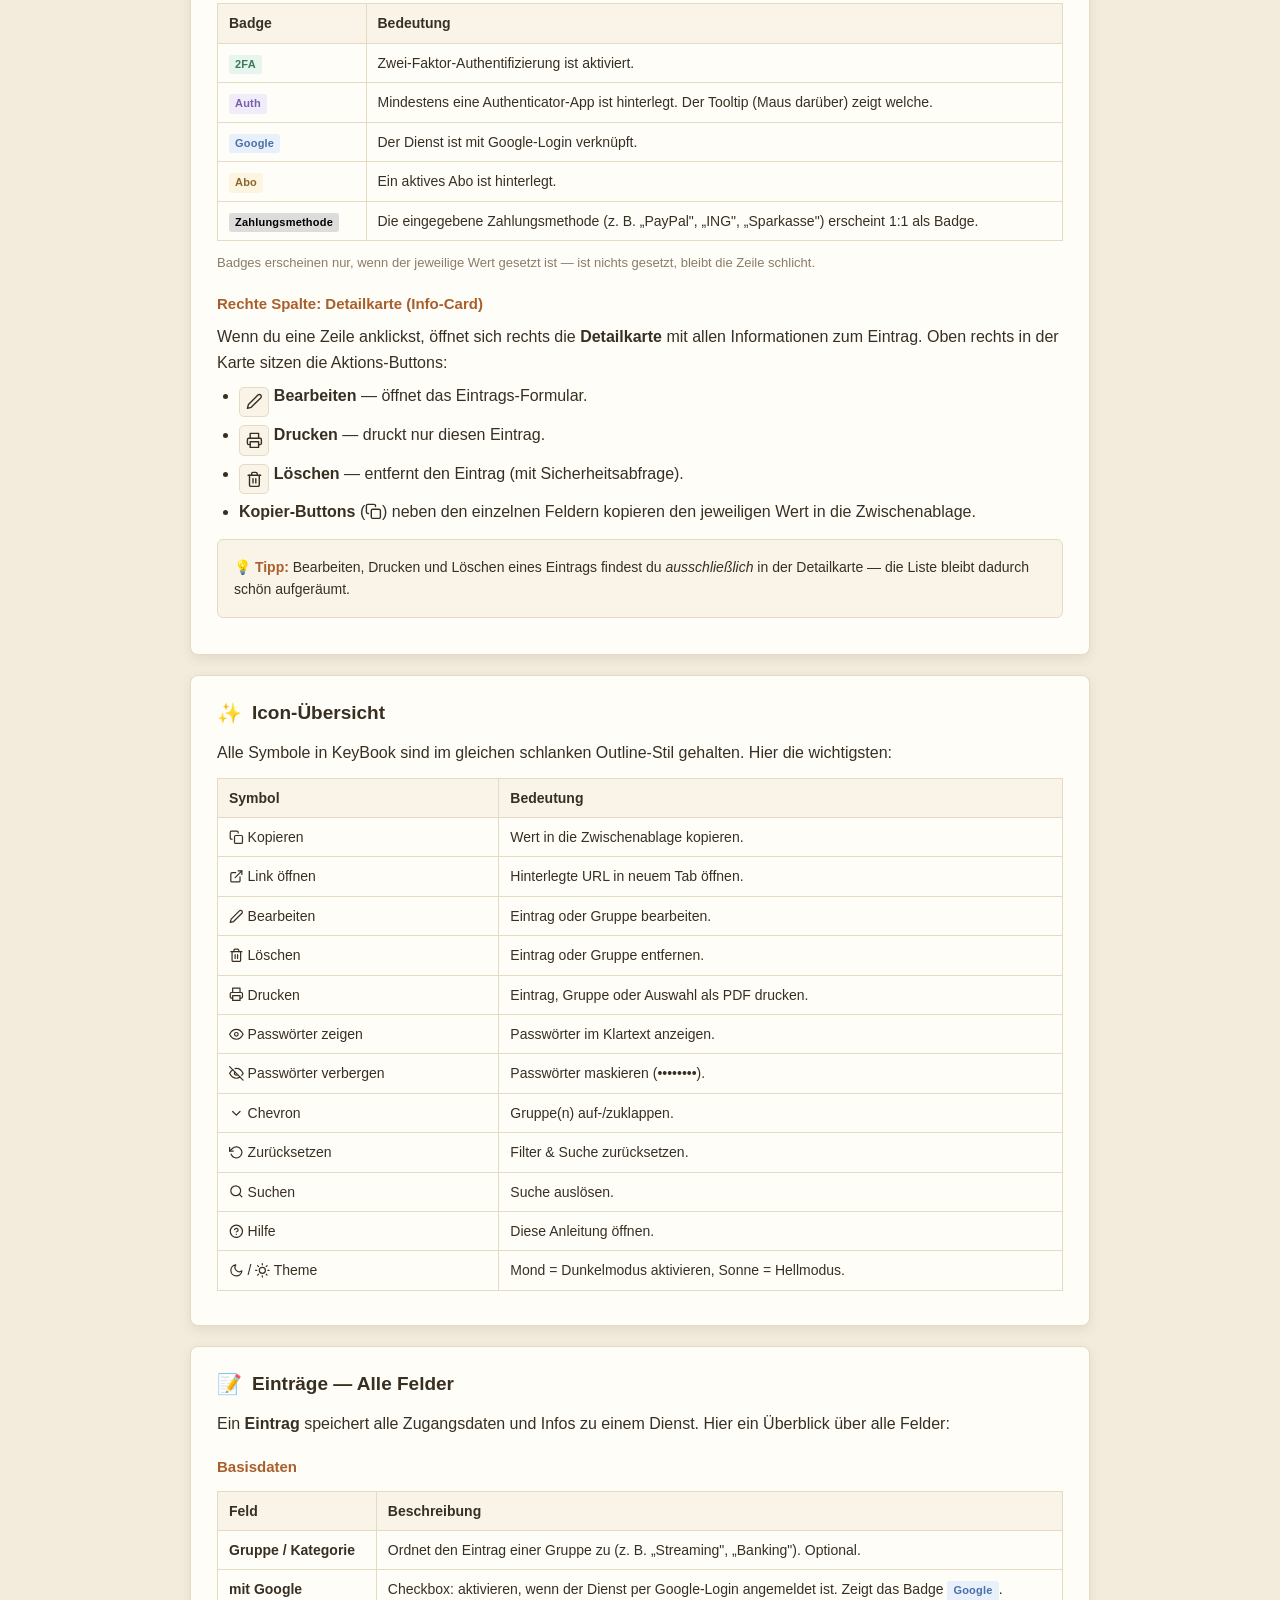
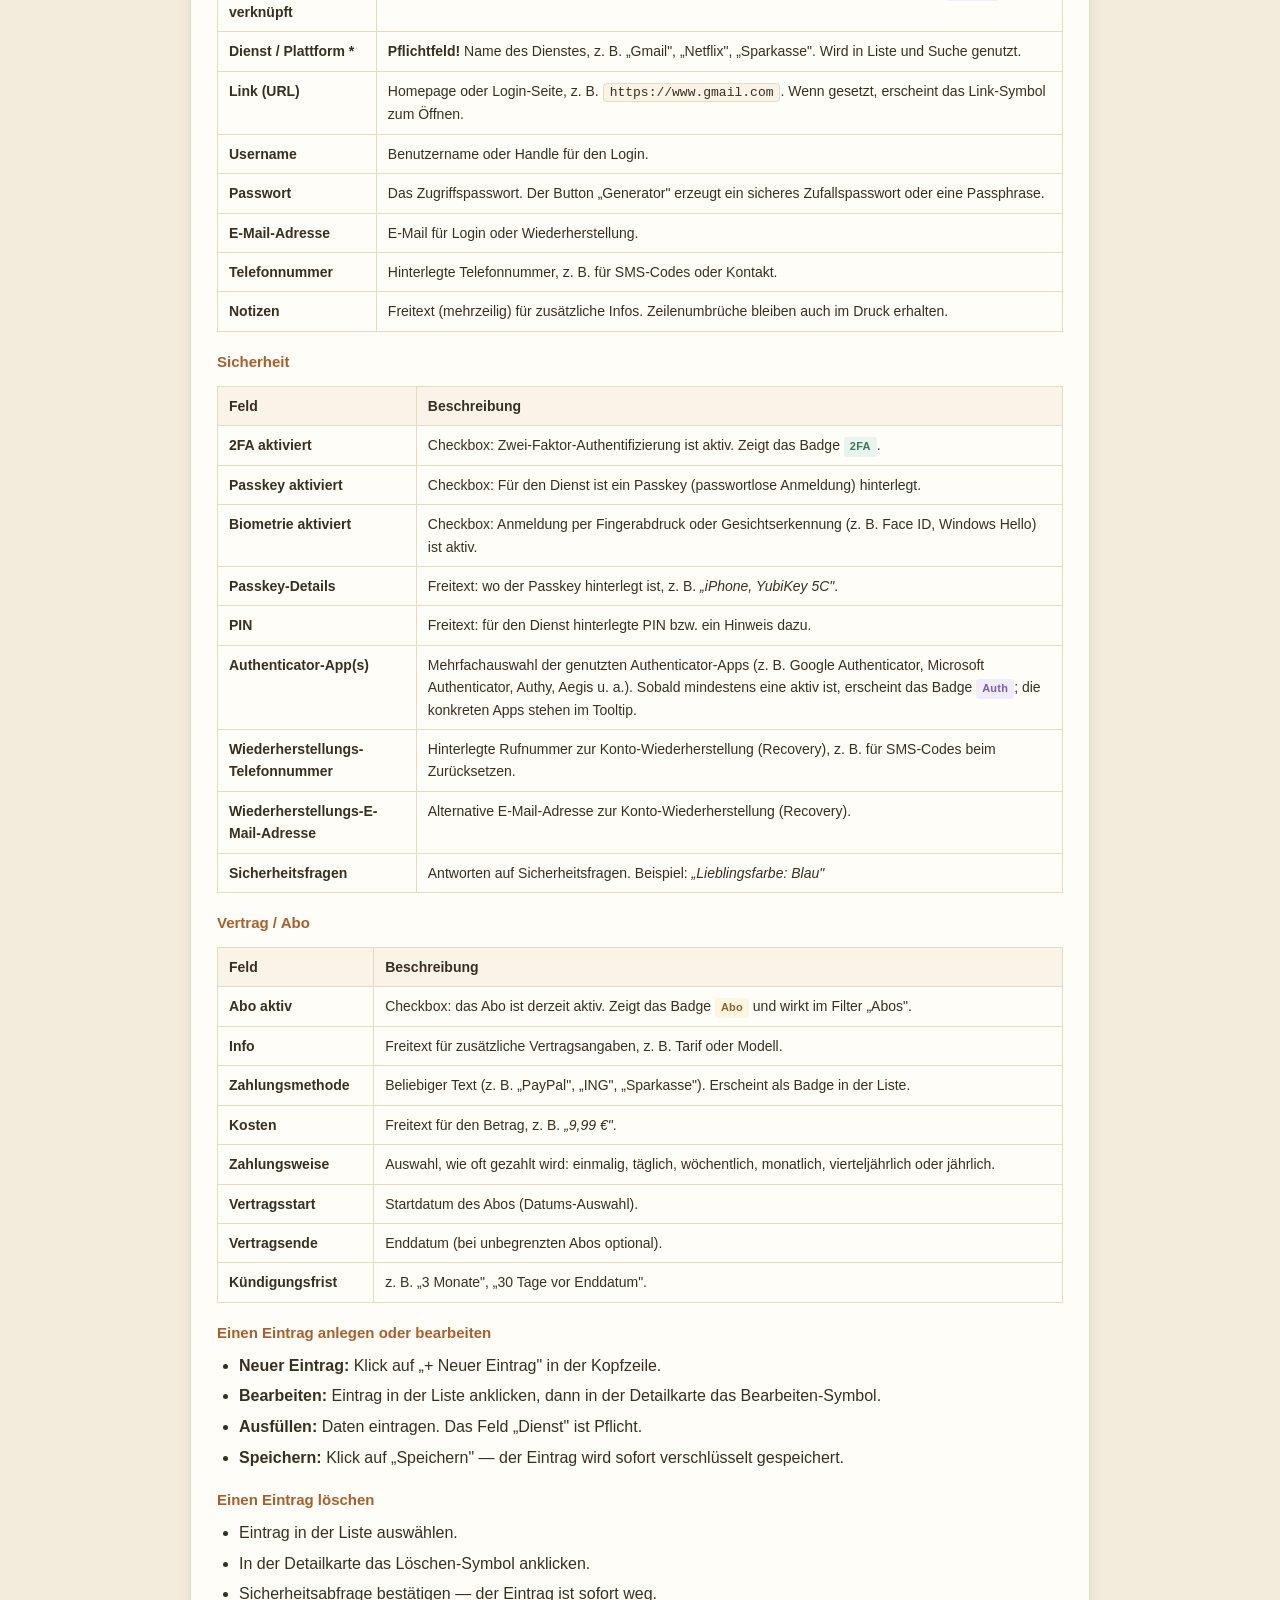
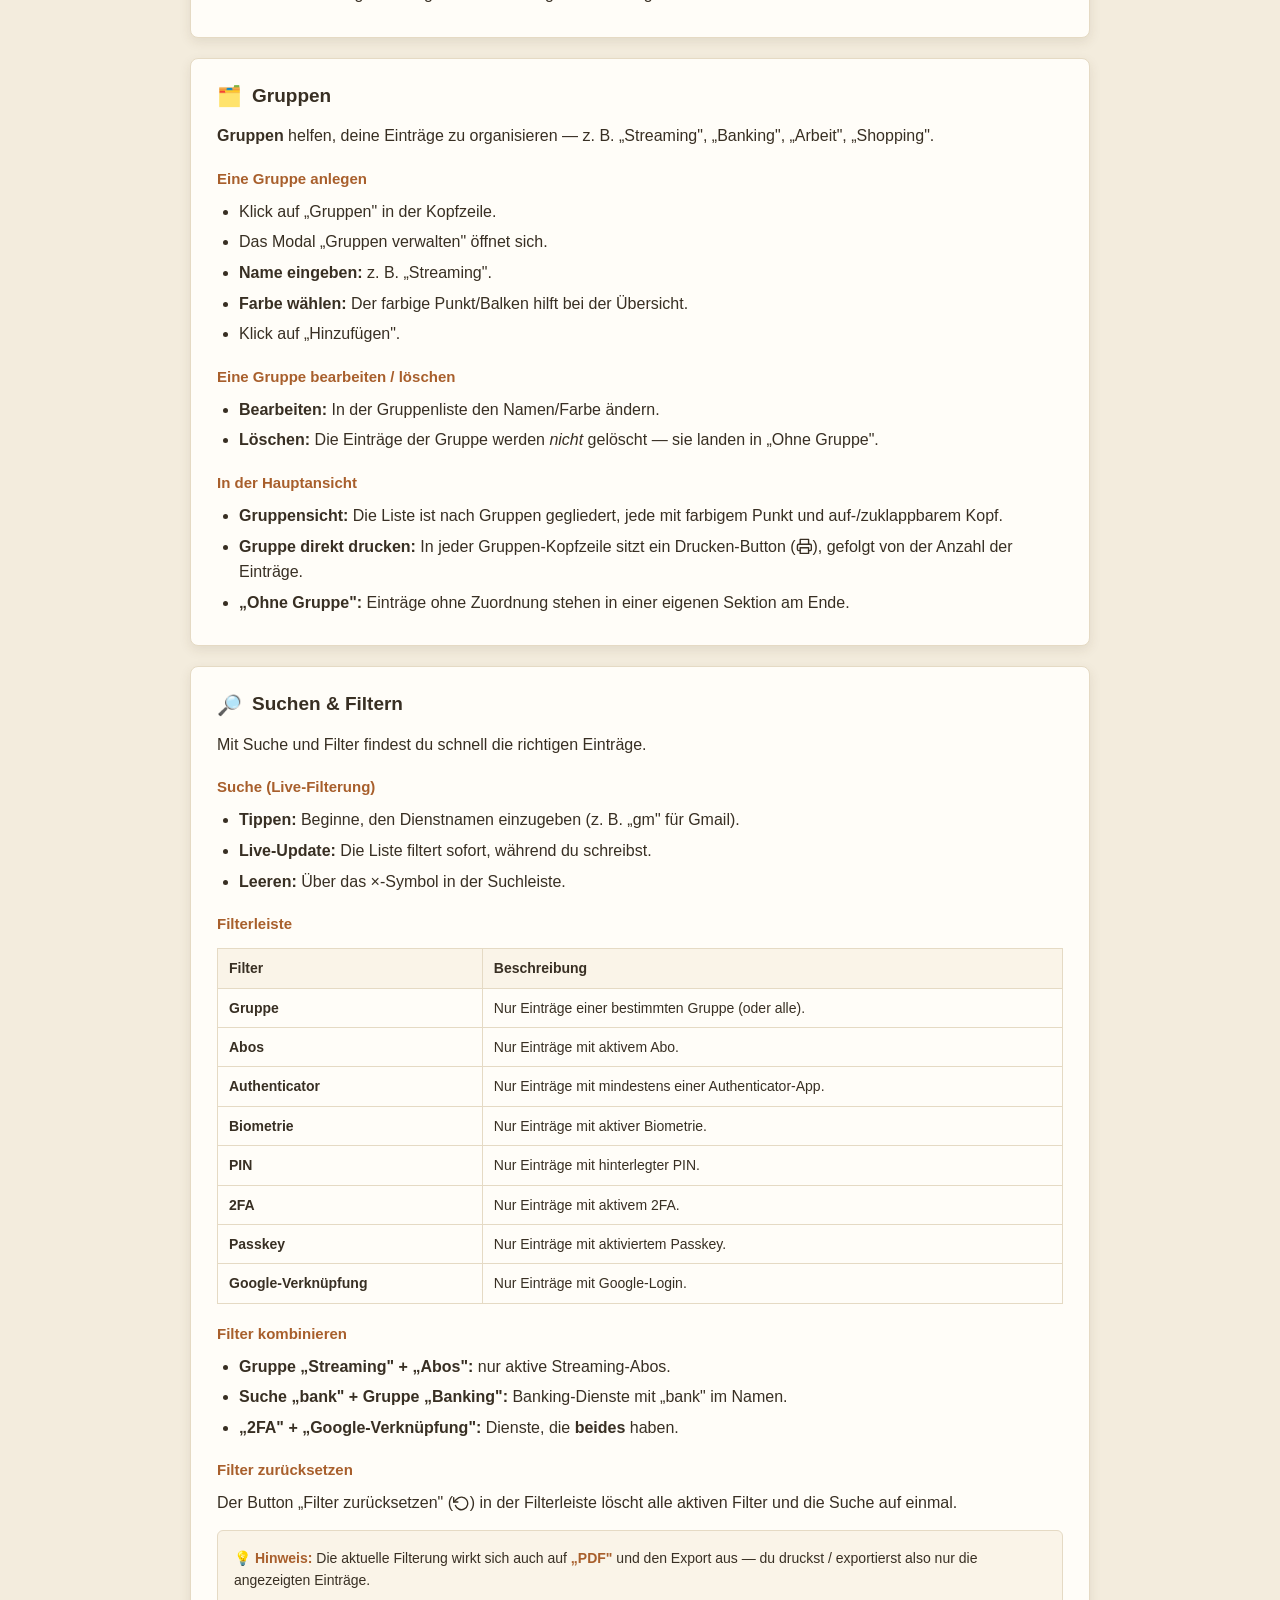
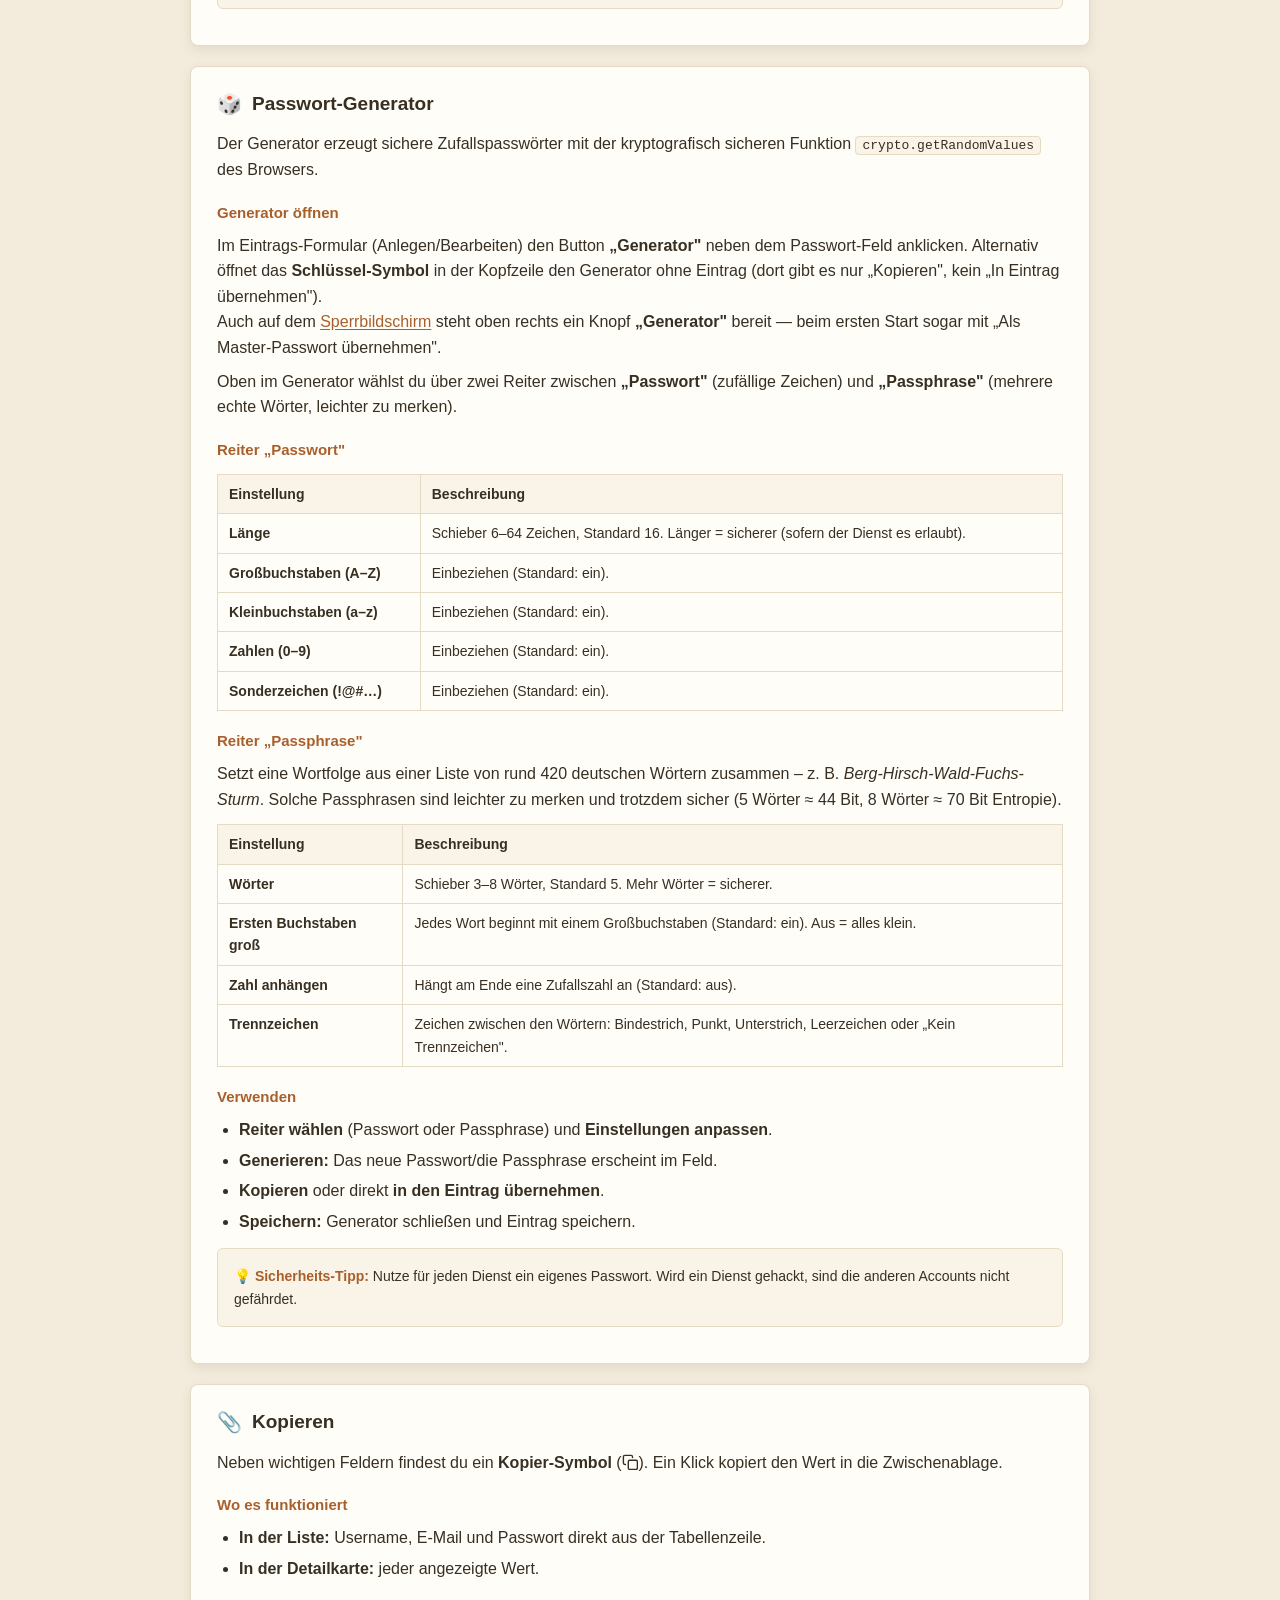
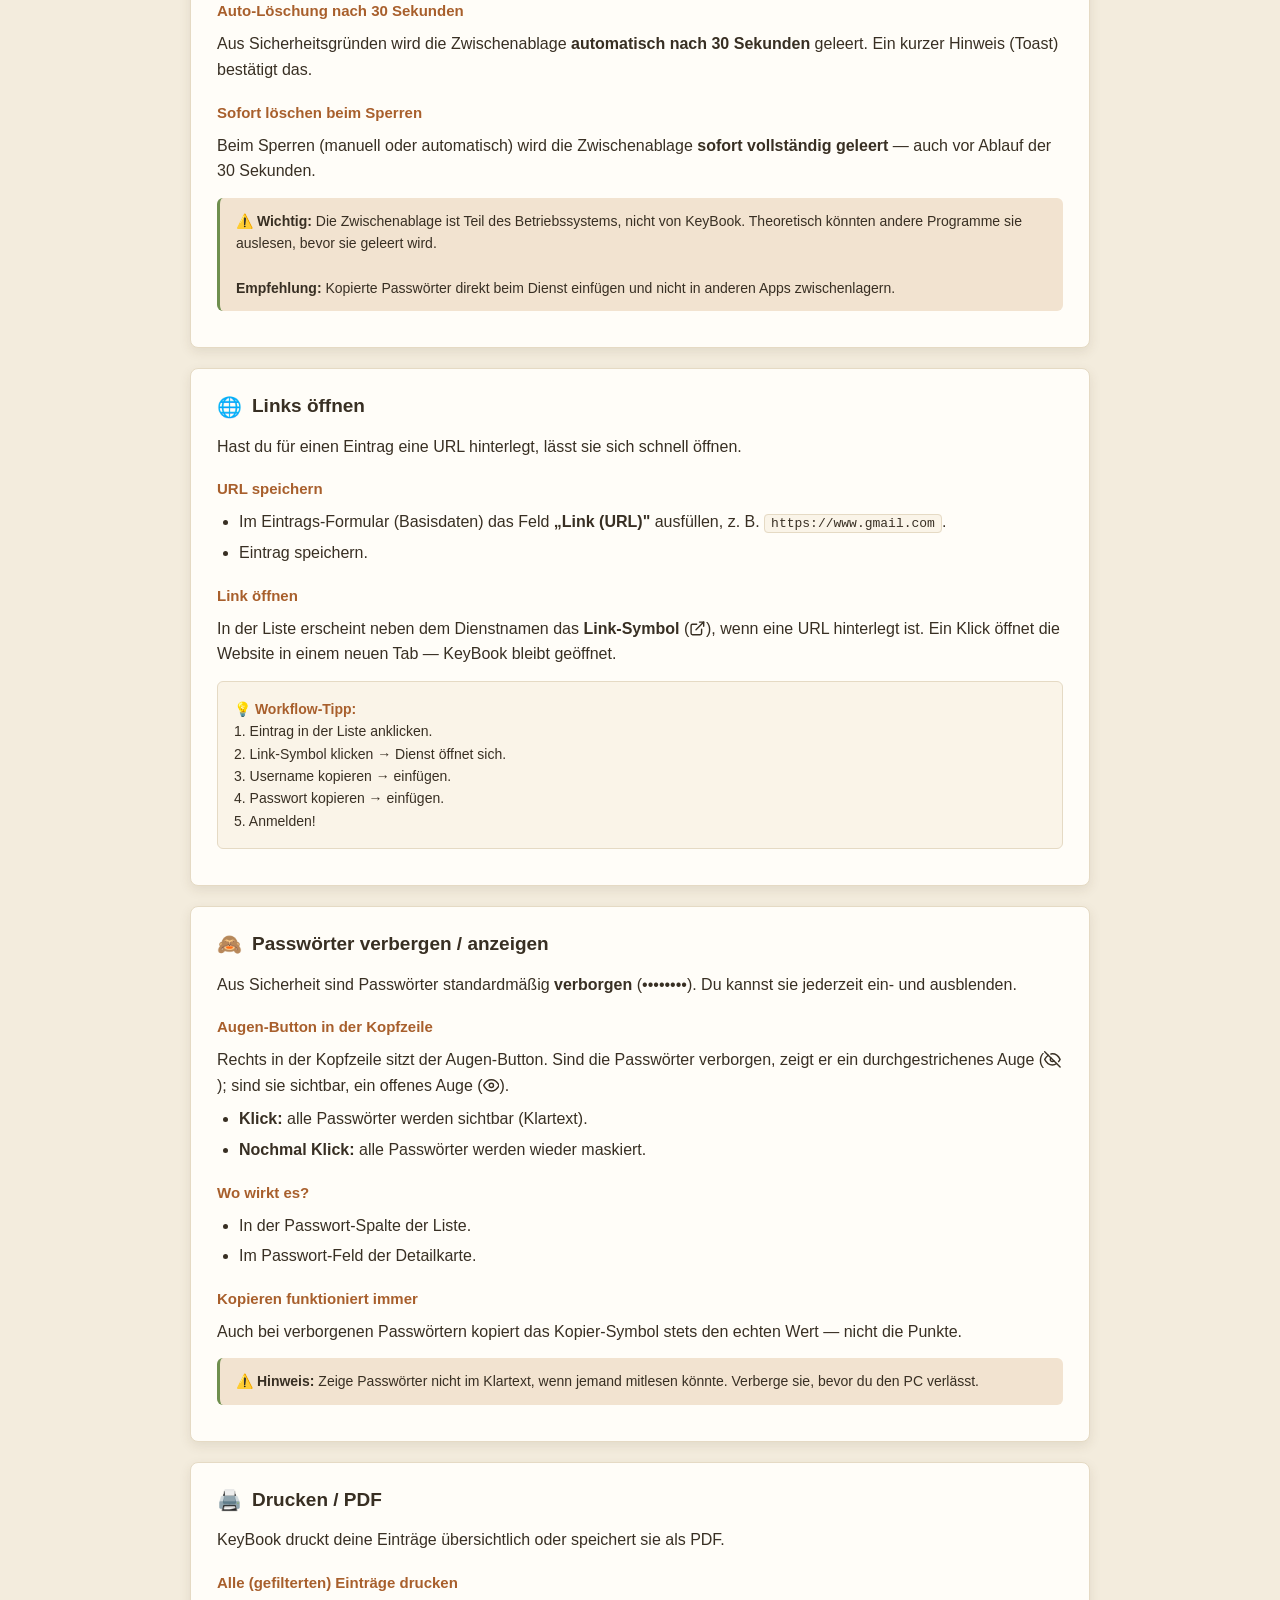
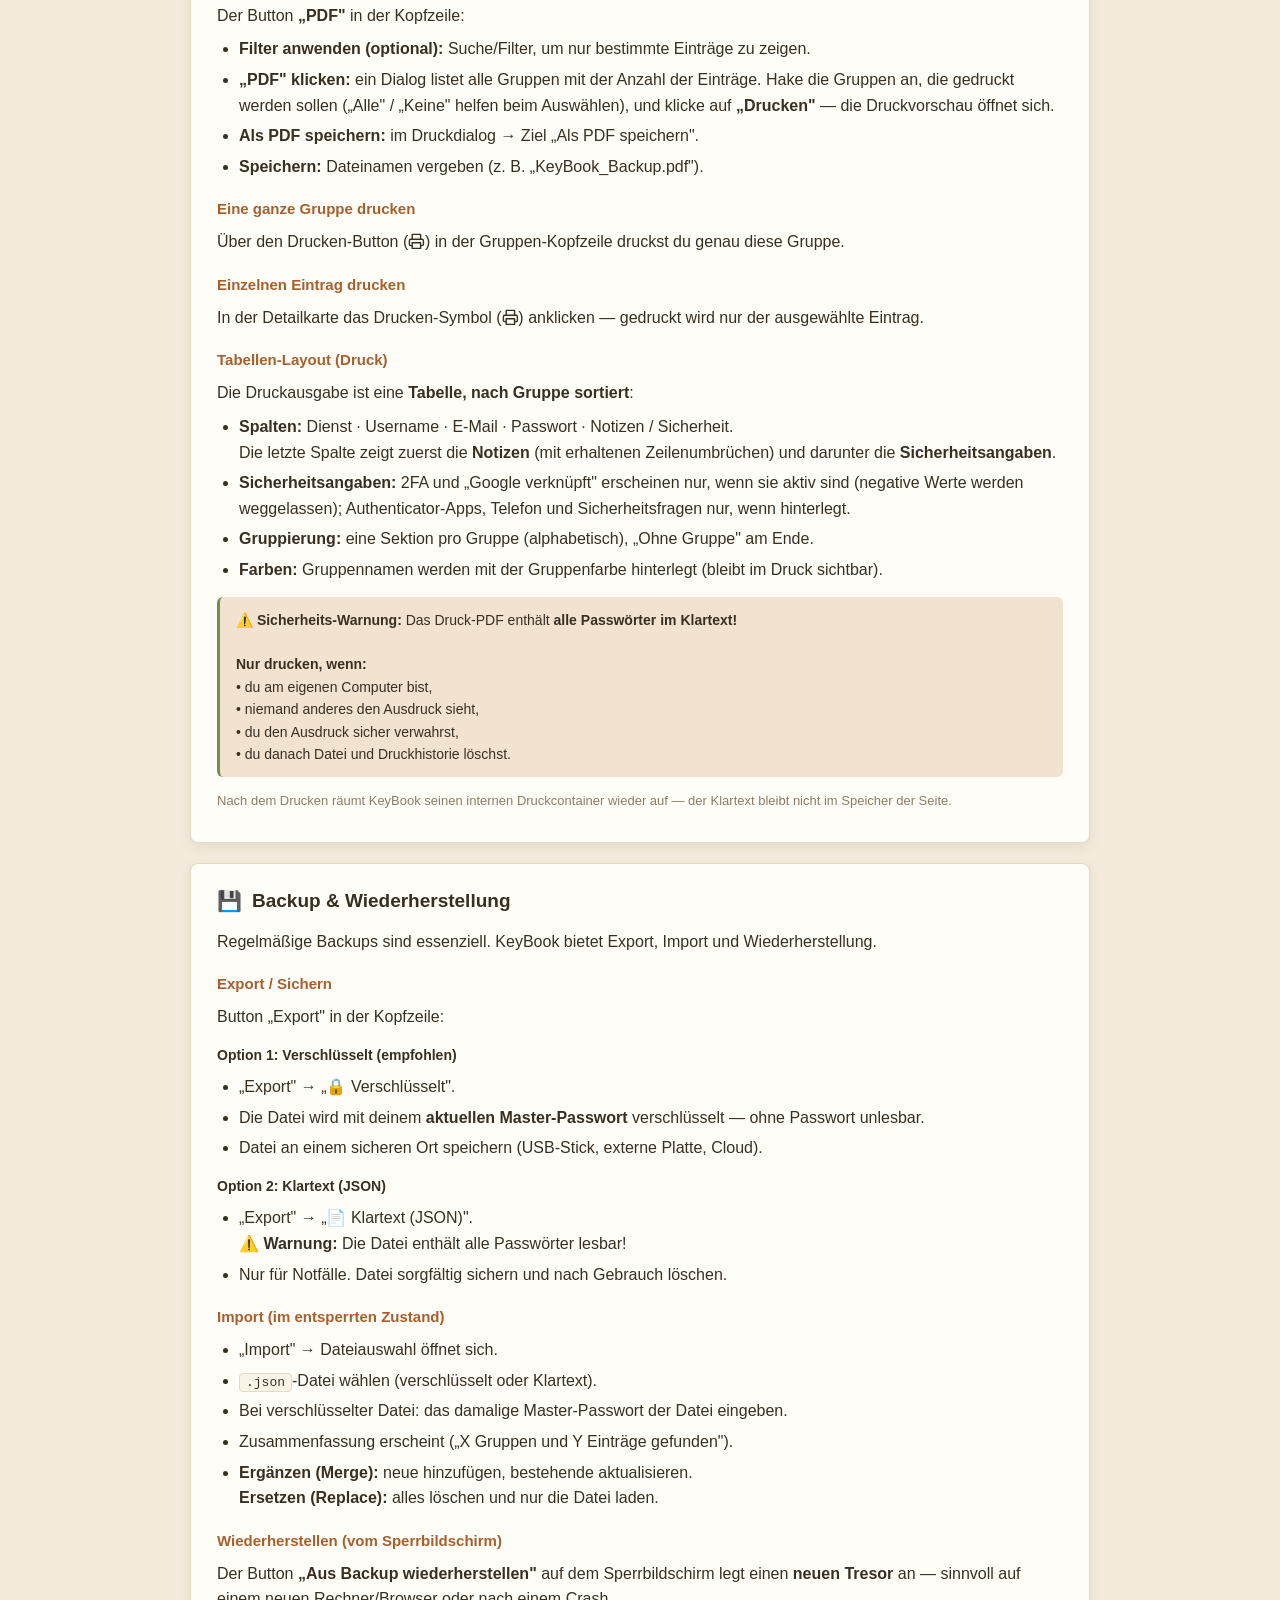
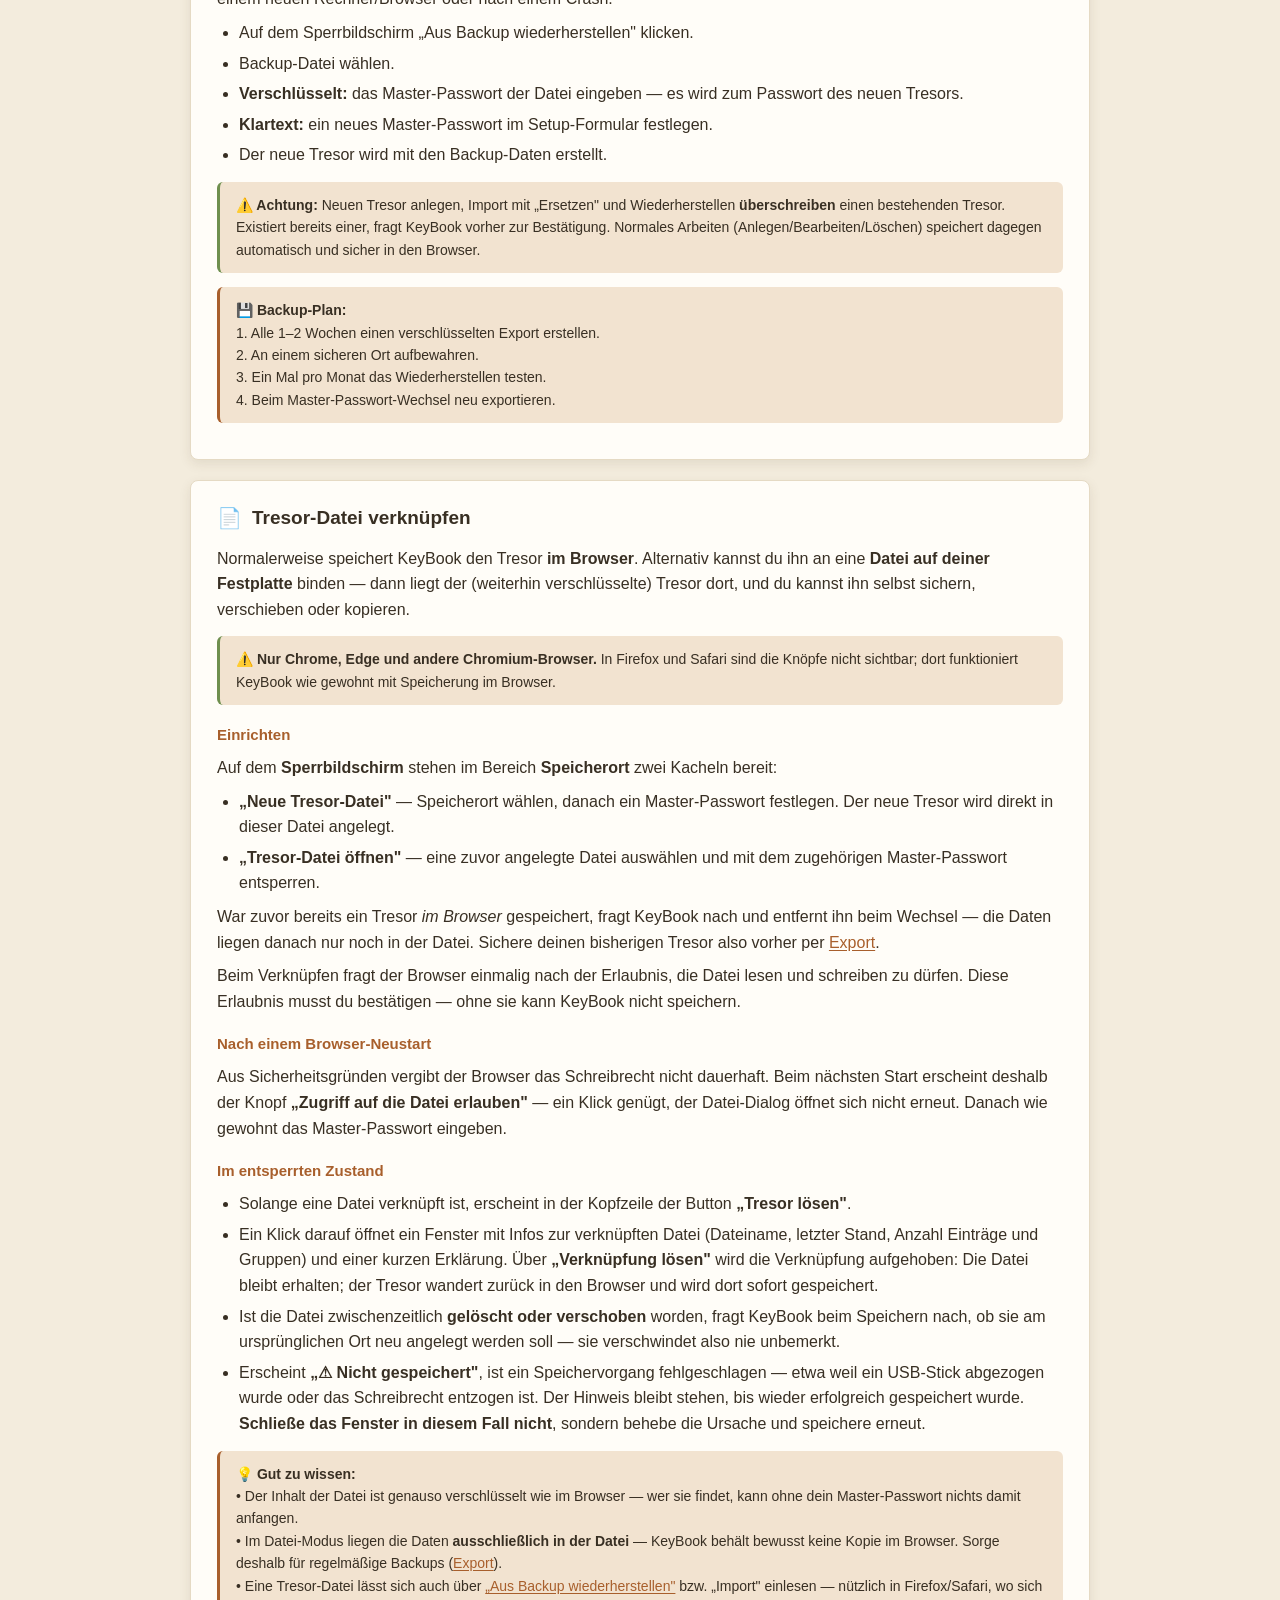
<file: app/anleitung.html>
<!DOCTYPE html>
<html lang="de">
<head>
  <meta charset="UTF-8" />
  <meta name="viewport" content="width=device-width, initial-scale=1.0" />
  <title>KeyBook — Benutzeranleitung</title>
  <style>
    /* Sandtöne wie in der App; Dunkelmodus über prefers-color-scheme */
    :root {
      --bg: #f3ecdd;
      --surface: #fffdf8;
      --surface-2: #faf4e8;
      --border: #e5dac4;
      --text: #382f23;
      --muted: #8a7d68;
      --primary: #a85f2c;
      --primary-soft: #f2e3d0;
      --success: #6f8f4e;
      --shadow: 0 4px 12px rgba(76, 56, 28, 0.10);
      --radius: 8px;
    }
    /* Dunkle Palette (gemeinsam für manuelle Wahl und System-Fallback) */
    :root[data-theme="dark"] {
      --bg: #1a1c1b;
      --surface: #232726;
      --surface-2: #2b302e;
      --border: #3a403d;
      --text: #e5e8e6;
      --muted: #97a39d;
      --primary: #6e9e80;
      --primary-soft: #2b3a32;
      --success: #74b58c;
      --shadow: 0 4px 12px rgba(0, 0, 0, 0.45);
    }
    /* Fallback ohne JS: der Systemeinstellung folgen, solange nichts gewählt wurde */
    @media (prefers-color-scheme: dark) {
      :root:not([data-theme]) {
        --bg: #1a1c1b;
        --surface: #232726;
        --surface-2: #2b302e;
        --border: #3a403d;
        --text: #e5e8e6;
        --muted: #97a39d;
        --primary: #6e9e80;
        --primary-soft: #2b3a32;
        --success: #74b58c;
        --shadow: 0 4px 12px rgba(0, 0, 0, 0.45);
      }
    }

    * { box-sizing: border-box; }
    html, body {
      margin: 0;
      padding: 0;
      height: 100%;
    }
    body {
      margin: 0;
      padding: 32px 16px;
      background: var(--bg);
      color: var(--text);
      font-family: -apple-system, BlinkMacSystemFont, "Segoe UI", Roboto,
                   Helvetica, Arial, sans-serif;
      line-height: 1.6;
    }
    .wrap {
      max-width: 900px;
      margin: 0 auto;
    }

    header {
      background: linear-gradient(135deg, var(--primary-soft), var(--bg));
      border: 1px solid var(--border);
      border-radius: var(--radius);
      padding: 28px 28px 24px;
      margin-bottom: 28px;
      box-shadow: var(--shadow);
    }
    header h1 {
      margin: 0 0 6px;
      font-size: 28px;
      letter-spacing: -0.02em;
      display: flex;
      align-items: center;
      gap: 12px;
    }
    header h1 .logo { width: 30px; height: 30px; flex: 0 0 auto; }
    header { position: relative; }
    /* Theme-Umschalter oben rechts im Kopf */
    .help-theme-btn {
      position: absolute;
      top: 16px;
      right: 16px;
      display: inline-flex;
      align-items: center;
      gap: 6px;
      padding: 6px 12px;
      font-family: inherit;
      font-size: 13px;
      font-weight: 600;
      color: var(--text);
      background: var(--surface);
      border: 1px solid var(--border);
      border-radius: var(--radius);
      cursor: pointer;
      box-shadow: var(--shadow);
    }
    .help-theme-btn:hover { border-color: var(--primary); color: var(--primary); }
    header .doc-version {
      margin: 0 0 8px;
      color: var(--muted);
      font-size: 12px;
      font-weight: 600;
      letter-spacing: 0.03em;
    }
    header .lead {
      margin: 0;
      color: var(--muted);
      font-size: 15px;
    }

    nav {
      background: var(--surface);
      border: 1px solid var(--border);
      border-radius: var(--radius);
      padding: 16px 20px;
      margin-bottom: 28px;
    }
    nav strong { display: block; margin-bottom: 8px; font-size: 14px; }
    nav ul {
      margin: 0;
      padding: 0;
      list-style: none;
      display: flex;
      flex-wrap: wrap;
      gap: 8px 18px;
    }
    a { color: var(--primary); text-decoration: underline; text-underline-offset: 2px; }
    a:hover { color: var(--primary); opacity: 0.8; }
    nav a {
      color: var(--primary);
      text-decoration: none;
      font-size: 14px;
    }
    nav a:hover { text-decoration: underline; opacity: 1; }

    section {
      background: var(--surface);
      border: 1px solid var(--border);
      border-radius: var(--radius);
      padding: 22px 26px;
      margin-bottom: 20px;
      box-shadow: var(--shadow);
    }
    section h2 {
      margin: 0 0 12px;
      font-size: 19px;
      display: flex;
      align-items: center;
      gap: 10px;
    }
    section h2 .ico {
      font-size: 20px;
      line-height: 1;
    }
    section h3 {
      margin: 18px 0 6px;
      font-size: 15px;
      color: var(--primary);
    }
    section h4 { margin: 14px 0 4px; font-size: 14px; }
    p { margin: 8px 0; }
    ul.steps, ul.bullets { margin: 8px 0; padding-left: 22px; }
    ul.steps li, ul.bullets li { margin: 5px 0; }

    code, kbd {
      background: var(--surface-2);
      border: 1px solid var(--border);
      border-radius: 4px;
      padding: 1px 6px;
      font-size: 13px;
      font-family: "SFMono-Regular", Consolas, "Liberation Mono", monospace;
    }

    /* Inline-Icon im Fließtext — identisch zum Outline-Stil der App */
    .ic {
      width: 1.05em;
      height: 1.05em;
      vertical-align: -0.18em;
      stroke-width: 2;
    }
    /* Icon „im Button-Rahmen" darstellen, wie es in der App aussieht */
    .ic-btn {
      display: inline-flex;
      align-items: center;
      justify-content: center;
      width: 1.9em;
      height: 1.9em;
      vertical-align: -0.55em;
      border: 1px solid var(--border);
      border-radius: 5px;
      background: var(--surface-2);
      color: var(--text);
    }
    .ic-btn .ic { vertical-align: 0; }

    .note {
      border-left: 3px solid var(--primary);
      background: var(--primary-soft);
      border-radius: 6px;
      padding: 12px 16px;
      margin: 14px 0;
      font-size: 14px;
    }
    .note.warn {
      border-left-color: var(--success);
    }

    table {
      width: 100%;
      border-collapse: collapse;
      margin: 12px 0;
      font-size: 14px;
    }
    th, td {
      border: 1px solid var(--border);
      padding: 8px 11px;
      text-align: left;
      vertical-align: top;
    }
    th {
      background: var(--surface-2);
      font-weight: 700;
      color: var(--text);
    }
    td { background: var(--surface); }

    .card {
      background: var(--surface-2);
      border: 1px solid var(--border);
      border-radius: 6px;
      padding: 16px;
      margin: 14px 0;
      font-size: 14px;
    }
    .card strong { color: var(--primary); }

    footer {
      text-align: center;
      color: var(--muted);
      font-size: 13px;
      margin-top: 28px;
    }

    .feature-grid {
      display: grid;
      grid-template-columns: repeat(auto-fit, minmax(250px, 1fr));
      gap: 14px;
      margin: 14px 0;
    }
    .feature-item {
      background: var(--surface-2);
      border: 1px solid var(--border);
      border-radius: 6px;
      padding: 14px;
      font-size: 13px;
    }
    .feature-item strong { color: var(--primary); display: block; margin-bottom: 4px; }

    /* Demo-Badges (wie in der Liste hinter dem Dienstnamen) */
    .b {
      display: inline-block;
      font-size: 11px;
      font-weight: 700;
      padding: 1px 6px;
      border-radius: 3px;
      letter-spacing: 0.02em;
      white-space: nowrap;
    }
    .b-2fa    { background: #e8f5ee; color: #3a7a5a; }
    .b-auth   { background: #f0ecfa; color: #7b5db0; }
    .b-google { background: #e8f0fb; color: #4a6ea8; }
    .b-abo    { background: #fdf5e0; color: #8a6530; }
    .b-pay    { background: #dcdcdc; color: #000; text-align: center; }
    @media (prefers-color-scheme: dark) { .b-pay { background: #8a8f8c; } }

    /* Tabellen-Striping für bessere Lesbarkeit */
    tbody tr:nth-child(odd) { background: var(--surface-2); }

    @media print {
      body { background: #fff; color: #000; padding: 0; }
      header, section, nav { box-shadow: none; border-color: #ccc; }
      nav { display: none; }
      section { break-inside: avoid; }
      .help-theme-btn { display: none; }
    }

    @media (max-width: 768px) {
      .wrap { max-width: 100%; }
      body { padding: 16px; }
      header { padding: 20px; }
      section { padding: 16px; }
      header h1 { font-size: 22px; }
      section h2 { font-size: 16px; }
      .feature-grid { grid-template-columns: 1fr; }
      /* Button nicht über dem Titel schweben lassen, sondern darüber setzen */
      .help-theme-btn { position: static; margin: 0 0 14px; }
    }
  </style>
  <!-- Einziges Skript dieser Seite: nur der Hell-/Dunkel-Umschalter. Inline,
       offline-/file://-tauglich, ohne externe Abhängigkeiten. -->
  <script>
    (function () {
      var KEY = "keybook.help.theme";
      var root = document.documentElement;
      function prefersDark() {
        return !!(window.matchMedia && window.matchMedia("(prefers-color-scheme: dark)").matches);
      }
      function currentMode() {
        var s;
        try { s = localStorage.getItem(KEY); } catch (e) { s = null; }
        return s === "dark" || s === "light" ? s : (prefersDark() ? "dark" : "light");
      }
      function syncBtn(mode) {
        var btn = document.getElementById("help-theme-btn");
        if (btn) btn.textContent = mode === "dark" ? "☀️ Heller Modus" : "🌙 Dunkler Modus";
      }
      function apply(mode) {
        root.setAttribute("data-theme", mode);
        syncBtn(mode);
      }
      // Sofort anwenden (vor dem Rendern), um Flackern zu vermeiden
      apply(currentMode());
      document.addEventListener("DOMContentLoaded", function () {
        syncBtn(root.getAttribute("data-theme"));
        var btn = document.getElementById("help-theme-btn");
        if (btn) {
          btn.addEventListener("click", function () {
            var next = root.getAttribute("data-theme") === "dark" ? "light" : "dark";
            try { localStorage.setItem(KEY, next); } catch (e) {}
            apply(next);
          });
        }
      });
    })();
  </script>
</head>
<body>
  <div class="wrap">

    <header>
      <button type="button" id="help-theme-btn" class="help-theme-btn" aria-label="Hell-/Dunkelmodus umschalten">🌙 Dunkler Modus</button>
      <h1>
        <svg class="logo" viewBox="0 0 24 24" fill="none" stroke="currentColor" stroke-width="2" stroke-linecap="round" stroke-linejoin="round" aria-hidden="true"><rect x="3" y="11" width="18" height="11" rx="2"/><path d="M7 11V7a5 5 0 0 1 10 0v4"/></svg>
        KeyBook — Benutzeranleitung
      </h1>
      <p class="doc-version">Version 2.2</p>
      <p class="lead">
        Dein persönlicher Passwort-Tresor. Läuft komplett offline im Browser —
        deine Daten bleiben verschlüsselt auf deinem Gerät und verlassen es nie.
      </p>
    </header>

    <nav>
      <strong>Inhalt</strong>
      <ul>
        <li><a href="#was-ist">Was ist KeyBook?</a></li>
        <li><a href="#start">Erster Start</a></li>
        <li><a href="#sperrbildschirm">Sperrbildschirm</a></li>
        <li><a href="#hauptansicht">Hauptansicht</a></li>
        <li><a href="#icons">Icon-Übersicht</a></li>
        <li><a href="#eintraege">Einträge</a></li>
        <li><a href="#gruppen">Gruppen</a></li>
        <li><a href="#suchen">Suchen &amp; Filtern</a></li>
        <li><a href="#generator">Passwort-Generator</a></li>
        <li><a href="#kopieren">Kopieren</a></li>
        <li><a href="#links">Links öffnen</a></li>
        <li><a href="#passwort-verbergen">Passwörter verbergen</a></li>
        <li><a href="#drucken">Drucken / PDF</a></li>
        <li><a href="#backup">Backup &amp; Wiederherstellung</a></li>
        <li><a href="#tresor-datei">Tresor-Datei verknüpfen</a></li>
        <li><a href="#sicherheit">Sicherheit &amp; Datenschutz</a></li>
      </ul>
    </nav>

    <!-- ============================================================= -->
    <!-- 1. Was ist KeyBook -->
    <!-- ============================================================= -->
    <section id="was-ist">
      <h2><span class="ico">📱</span> Was ist KeyBook?</h2>
      <p>
        KeyBook ist ein <strong>clientseitiger Passwort-Manager</strong> — ein digitaler
        Tresor für alle deine Zugangsdaten. Die App läuft komplett offline, direkt in deinem
        Browser, ohne einen Server oder Cloud-Dienst zu benötigen.
      </p>
      <h3>Kernmerkmale</h3>
      <ul class="bullets">
        <li><strong>100&nbsp;% offline:</strong> Läuft per Doppelklick auf <code>index.html</code> im Browser.</li>
        <li><strong>Keine Cloud:</strong> Deine Daten verlassen niemals deinen Computer.</li>
        <li><strong>Verschlüsselt:</strong> Alle Informationen liegen AES-GCM-256-verschlüsselt lokal im Browser.</li>
        <li><strong>Kein Backend, keine Abhängigkeiten:</strong> Reines HTML5 + Vanilla&nbsp;JavaScript + CSS3 — läuft überall.</li>
        <li><strong>Kostenlos und offen:</strong> Keine Werbung, keine Abos, keine Anmeldungen.</li>
      </ul>

      <h3>Was kannst du speichern?</h3>
      <p>KeyBook unterstützt folgende Daten pro Eintrag:</p>
      <div class="feature-grid">
        <div class="feature-item">
          <strong>Login-Daten</strong>
          Dienstname, Username, E-Mail, Passwort
        </div>
        <div class="feature-item">
          <strong>Sicherheit</strong>
          2FA, Passkey, Biometrie, PIN, Authenticator-Apps, Wiederherstellungs-Daten, Sicherheitsfragen
        </div>
        <div class="feature-item">
          <strong>Vertrag &amp; Abo</strong>
          Abo aktiv, Info, Zahlungsmethode, Kosten, Zahlungsweise, Start-/Enddaten, Kündigungsfrist
        </div>
        <div class="feature-item">
          <strong>Weitere Infos</strong>
          URL zum Dienst, Notizen, Gruppenzuordnung
        </div>
      </div>
    </section>

    <!-- ============================================================= -->
    <!-- 2. Erster Start — Tresor anlegen -->
    <!-- ============================================================= -->
    <section id="start">
      <h2><span class="ico">🚀</span> Erster Start — Tresor anlegen</h2>
      <p>
        Beim ersten Start legst du deinen persönlichen Passwort-Tresor mit einem
        <strong>Master-Passwort</strong> an. Dieses eine Passwort schützt alle deine
        Zugangsdaten.
      </p>

      <h3>Tresor erstellen — Schritt für Schritt</h3>
      <ul class="steps">
        <li>
          <strong>App starten:</strong> Öffne <code>index.html</code> per Doppelklick im Dateimanager
          oder per Rechtsklick → „Öffnen mit → Browser".
        </li>
        <li>
          <strong>Master-Passwort wählen:</strong> Du siehst ein Setup-Formular. Wähle ein
          <strong>starkes, einprägsames Passwort</strong> — mindestens 10 Zeichen.
          <em>Tipp: Eine lange Passphrase (z.&nbsp;B. „Mein%Lieblingsfilm2024€")</em> ist sicherer
          als kurze Zufallszeichenketten.
        </li>
        <li>
          <strong>Wiederholung bestätigen:</strong> Gib das Passwort ein zweites Mal ein,
          um Tippfehler auszuschließen.
        </li>
        <li>
          <strong>Tresor erstellen:</strong> Klick auf „Tresor erstellen". Der Tresor wird
          mit <strong>AES-GCM-256</strong> + <strong>PBKDF2 (600.000&nbsp;Iterationen)</strong>
          verschlüsselt und im Browser-Speicher (<code>localStorage</code>) abgelegt.
        </li>
        <li>
          <strong>Willkommen!</strong> Der Tresor öffnet sich und du siehst die Hauptansicht.
        </li>
      </ul>

      <div class="note warn">
        <strong>⚠️ Wichtig:</strong> Das Master-Passwort kann <u>nicht</u> wiederhergestellt werden.
        <br /><br />
        Vergisst du es, sind alle deine Daten unwiederbringlich verschlüsselt und verloren.
        Es gibt keine Rücksetzmöglichkeit, keinen Admin-Modus und keine Wiederherstellung — also:
        <br /><br />
        <strong>Bewahre dein Master-Passwort an einem sicheren Ort auf!</strong>
        (z.&nbsp;B. in einem physischen Tresor oder bei einer vertrauten Person.)
      </div>

      <h3>Empfehlungen für ein starkes Master-Passwort</h3>
      <ul class="bullets">
        <li><strong>Mindestens 10 Zeichen,</strong> besser 15–20.</li>
        <li><strong>Mix aus Groß-/Kleinbuchstaben, Zahlen und Sonderzeichen:</strong>
          z.&nbsp;B. <code>MeineTiger2024#Passwort</code></li>
        <li><strong>Oder eine Passphrase:</strong> Eine zufällige Folge von Wörtern ist oft sicherer
          und leichter zu merken, z.&nbsp;B. <code>Giraffe Klavier Sommer 2024</code></li>
        <li><strong>Nicht leicht zu erraten:</strong> Vermeide Geburtstage, Namen, Haustiere oder
          andere persönliche Daten.</li>
      </ul>
    </section>

    <!-- ============================================================= -->
    <!-- 3. Sperrbildschirm -->
    <!-- ============================================================= -->
    <section id="sperrbildschirm">
      <h2><span class="ico">🔒</span> Sperrbildschirm</h2>
      <p>
        Der Sperrbildschirm erscheint beim Start oder nachdem der Tresor gesperrt wurde.
        Er schützt deinen Tresor, wenn du die App verlässt oder der Computer in den Standby geht.
      </p>
      <p>Er ist in drei Bereiche gegliedert. Die Aktionen sind Kacheln mit kurzem Hilfstext:</p>
      <ul class="bullets">
        <li><strong>Entsperren</strong> bzw. <strong>Tresor erstellen</strong> beim ersten Start:
          Eingabe des Master-Passworts.</li>
        <li><strong>Speicherort</strong> (nur Chrome/Edge): zeigt, wo dein Tresor liegt
          (<em>Im Browser</em> oder <em>Tresor-Datei</em>, markiert mit „✓ aktiv"), und bietet die
          Kacheln „Tresor-Datei öffnen" und „Neue Tresor-Datei" an
          (siehe <a href="#tresor-datei">Tresor-Datei</a>).</li>
        <li><strong>Notfall</strong>: „Aus Backup wiederherstellen" und — sobald ein Tresor
          existiert — „Tresor zurücksetzen". In Firefox/Safari entfällt der Speicherort-Bereich.</li>
      </ul>
      <p>Oben rechts öffnet <strong>„Anleitung"</strong> diese Hilfe, <strong>„Generator"</strong>
        den <a href="#generator">Passwort-Generator</a>.</p>

      <h3>Tresor entsperren</h3>
      <p>
        Gib dein Master-Passwort ein und klick auf „Entsperren".
        <br />Bei einem Tippfehler zeigt die App eine Fehlermeldung — das ist beabsichtigt.
      </p>
      <p>
        Mit dem <strong>Auge</strong> rechts im Passwortfeld schaltest du die Eingabe auf
        Klartext um (und zurück) — praktisch bei langen Passphrasen. Beim Sperren, Entsperren und
        Schließen eines Dialogs werden die Felder automatisch wieder verborgen.
      </p>

      <h3>Master-Passwort beim ersten Start erzeugen</h3>
      <p>
        Beim Anlegen eines Tresors bietet der Generator zusätzlich
        <strong>„Als Master-Passwort übernehmen"</strong>. Vorgeschlagen wird eine
        <strong>Passphrase</strong> (mehrere Wörter, gut merkbar); auf „Passwort" kannst du
        umschalten. Nach dem Übernehmen stehen beide Felder im Klartext da —
        <strong>notiere das Passwort sicher</strong>, bevor du „Tresor erstellen" klickst.
      </p>

      <div class="card">
        <strong>💡 Tipp:</strong> Der Tresor wird nach <strong>2&nbsp;Minuten</strong> Inaktivität
        automatisch gesperrt. Die verbleibende Zeit zeigt der Countdown (🕒) rechts neben dem
        Hell/Dunkel-Knopf; jede Maus- oder Tastaturaktivität setzt ihn zurück, in den letzten
        30&nbsp;Sekunden wird er hervorgehoben. Du kannst den Tresor aber auch jederzeit manuell
        sperren (Button „Tresor sperren").
      </div>

      <h3>Was beim Sperren passiert</h3>
      <ul class="bullets">
        <li>Der Sperrbildschirm erscheint.</li>
        <li>Der Verschlüsselungsschlüssel wird aus dem Speicher gelöscht.</li>
        <li>Die Zwischenablage wird sofort geleert (auch kopierte Passwörter).</li>
      </ul>

      <h3>Aus Backup wiederherstellen</h3>
      <p>
        Im Bereich <strong>Notfall</strong> findest du die Kachel
        <strong>„Aus Backup wiederherstellen"</strong>. Damit erstellst du einen
        <strong>neuen Tresor</strong> aus einer Sicherungsdatei
        (siehe <a href="#backup">Backup &amp; Wiederherstellung</a>).
      </p>

      <h3>Tresor zurücksetzen</h3>
      <p>
        Die Kachel <strong>„Tresor zurücksetzen"</strong> (Bereich Notfall) löscht nach einer
        Rückfrage alle im Browser gespeicherten Daten unwiderruflich und löst eine etwaige
        Datei-Verknüpfung (die Datei selbst bleibt erhalten). Sie erscheint nur, wenn bereits ein
        Tresor existiert.
      </p>

    </section>

    <!-- ============================================================= -->
    <!-- 4. Hauptansicht -->
    <!-- ============================================================= -->
    <section id="hauptansicht">
      <h2><span class="ico">📋</span> Die Hauptansicht (Übersicht)</h2>
      <p>
        Nach dem Entsperren siehst du die Hauptansicht mit deinem Tresor. Sie besteht aus
        Kopfzeile, Filterleiste, der Eintragsliste (links) und der Detailkarte (rechts).
      </p>

      <h3>Kopfzeile (oben)</h3>
      <p>Die obere Navigation mit allen wichtigen Buttons:</p>
      <table>
        <tr><th>Button</th><th>Funktion</th></tr>
        <tr><td><strong>+ Neuer Eintrag</strong></td><td>Öffnet das Formular zum Erstellen eines neuen Eintrags.</td></tr>
        <tr><td><strong>Filter</strong></td><td>Klappt die Filterleiste auf/zu (Gruppe, Abos, Authenticator, Biometrie, PIN, 2FA, Passkey, Google-Verknüpfung).</td></tr>
        <tr><td><strong>Gruppen</strong></td><td>Öffnet die Gruppenverwaltung: Gruppen anlegen, umbenennen, einfärben, löschen.</td></tr>
        <tr><td><strong>Export</strong></td><td>Speichert den Tresor als JSON-Datei (verschlüsselt oder Klartext).</td></tr>
        <tr><td><strong>Import</strong></td><td>Lädt Einträge aus einer JSON-Datei (Ergänzen oder Ersetzen).</td></tr>
        <tr>
          <td><strong>PDF</strong> <span class="ic-btn"><svg class="ic" viewBox="0 0 24 24" fill="none" stroke="currentColor" stroke-linecap="round" stroke-linejoin="round" aria-hidden="true"><polyline points="6 9 6 2 18 2 18 9"/><path d="M6 18H4a2 2 0 0 1-2-2v-5a2 2 0 0 1 2-2h16a2 2 0 0 1 2 2v5a2 2 0 0 1-2 2h-2"/><rect x="6" y="14" width="12" height="8"/></svg></span></td>
          <td>Druckt alle aktuell <em>gefilterten</em> Einträge als Tabelle (siehe <a href="#drucken">Drucken / PDF</a>).</td>
        </tr>
        <tr>
          <td><span class="ic-btn"><svg class="ic" viewBox="0 0 24 24" fill="none" stroke="currentColor" stroke-linecap="round" stroke-linejoin="round" aria-hidden="true"><path d="M1 12s4-8 11-8 11 8 11 8-4 8-11 8-11-8-11-8z"/><circle cx="12" cy="12" r="3"/></svg></span> Augen-Symbol</td>
          <td>Blendet alle Passwörter ein/aus (siehe <a href="#passwort-verbergen">Passwörter verbergen</a>).</td>
        </tr>
        <tr>
          <td><span class="ic-btn"><svg class="ic" viewBox="0 0 24 24" fill="none" stroke="currentColor" stroke-linecap="round" stroke-linejoin="round" aria-hidden="true"><polyline points="6 9 12 15 18 9"/></svg></span> Chevron</td>
          <td>Klappt <strong>alle Gruppen</strong> auf einmal zu bzw. wieder auf.</td>
        </tr>
        <tr>
          <td><span class="ic-btn"><svg class="ic" viewBox="0 0 24 24" fill="none" stroke="currentColor" stroke-linecap="round" stroke-linejoin="round" aria-hidden="true"><path d="M21 2l-2 2m-7.61 7.61a5.5 5.5 0 1 1-7.778 7.778 5.5 5.5 0 0 1 7.777-7.777zm0 0L15.5 7.5m0 0l3 3L22 7l-3-3m-3.5 3.5L19 4"/></svg></span> Schlüssel</td>
          <td>Öffnet den <a href="#generator">Passwort-Generator</a> direkt aus der Kopfzeile (Passwort erzeugen und kopieren).</td>
        </tr>
        <tr>
          <td><span class="ic-btn"><svg class="ic" viewBox="0 0 24 24" fill="none" stroke="currentColor" stroke-linecap="round" stroke-linejoin="round" aria-hidden="true"><circle cx="12" cy="12" r="10"/><path d="M9.09 9a3 3 0 0 1 5.83 1c0 2-3 3-3 3"/><line x1="12" y1="17" x2="12.01" y2="17"/></svg></span> Hilfe</td>
          <td>Öffnet diese Anleitung in einem neuen Tab.</td>
        </tr>
        <tr>
          <td><span class="ic-btn"><svg class="ic" viewBox="0 0 24 24" fill="none" stroke="currentColor" stroke-linecap="round" stroke-linejoin="round" aria-hidden="true"><path d="M21 12.79A9 9 0 1 1 11.21 3 7 7 0 0 0 21 12.79z"/></svg></span> Mond / Sonne</td>
          <td>Wechselt zwischen Hell- und Dunkelmodus.</td>
        </tr>
        <tr><td><strong>Tresor sperren</strong></td><td>Sperrt den Tresor sofort.</td></tr>
      </table>

      <div class="card">
        <strong>📌 Bleibt sichtbar beim Scrollen:</strong> Kopfzeile, die (offene) Filterleiste,
        die Spaltenüberschriften der Liste und die Detailkarte bleiben beim Scrollen <strong>fixiert</strong> —
        so behältst du Bedienelemente und den ausgewählten Eintrag immer im Blick.
      </div>

      <h3>Suchleiste</h3>
      <p>
        In der Kopfzeile sitzt eine <strong>Suchleiste</strong>
        (<svg class="ic" viewBox="0 0 24 24" fill="none" stroke="currentColor" stroke-linecap="round" stroke-linejoin="round" aria-hidden="true"><circle cx="11" cy="11" r="8"/><line x1="21" y1="21" x2="16.65" y2="16.65"/></svg>).
        Tippe einfach den Namen eines Dienstes ein (z.&nbsp;B. „Gm" für Gmail) — die Liste filtert live,
        während du tippst.
      </p>

      <h3>Filterleiste (ausklappbar)</h3>
      <p>Über den Button „Filter" öffnet sich eine Leiste mit erweiterten Optionen:</p>
      <ul class="bullets">
        <li><strong>Gruppe:</strong> Nur Einträge einer bestimmten Gruppe zeigen.</li>
        <li><strong>Abos:</strong> Nur Einträge mit aktivem Abo.</li>
        <li><strong>Authenticator:</strong> Nur Einträge mit mindestens einer Authenticator-App.</li>
        <li><strong>Biometrie:</strong> Nur Einträge mit aktiver Biometrie.</li>
        <li><strong>PIN:</strong> Nur Einträge mit hinterlegter PIN.</li>
        <li><strong>2FA:</strong> Nur Einträge mit aktiver Zwei-Faktor-Authentifizierung.</li>
        <li><strong>Passkey:</strong> Nur Einträge mit aktiviertem Passkey.</li>
        <li><strong>Google-Verknüpfung:</strong> Nur Einträge mit Google-Login.</li>
        <li>
          <strong>„Filter zurücksetzen"</strong>
          (<svg class="ic" viewBox="0 0 24 24" fill="none" stroke="currentColor" stroke-linecap="round" stroke-linejoin="round" aria-hidden="true"><polyline points="1 4 1 10 7 10"/><path d="M3.51 15a9 9 0 1 0 2.13-9.36L1 10"/></svg>):
          Löscht alle Filter und die Suche auf einen Schlag.
        </li>
      </ul>

      <h3>Linke Spalte: Eintragsliste (gruppiert)</h3>
      <ul class="bullets">
        <li>
          <strong>Nach Gruppen gegliedert:</strong> Einträge stehen unter ihrer Gruppe.
          „Ohne Gruppe" ist eine eigene Sektion am Ende.
        </li>
        <li>
          <strong>Gruppen-Kopfzeile:</strong> Links der Aufklapp-Pfeil und der farbige Gruppenpunkt,
          rechts ein Drucken-Button
          (<svg class="ic" viewBox="0 0 24 24" fill="none" stroke="currentColor" stroke-linecap="round" stroke-linejoin="round" aria-hidden="true"><polyline points="6 9 6 2 18 2 18 9"/><path d="M6 18H4a2 2 0 0 1-2-2v-5a2 2 0 0 1 2-2h16a2 2 0 0 1 2 2v5a2 2 0 0 1-2 2h-2"/><rect x="6" y="14" width="12" height="8"/></svg>)
          für genau diese Gruppe und ganz rechts die Anzahl der Einträge.
        </li>
        <li>
          <strong>Spalten:</strong> Dienst (mit Link-Symbol
          <svg class="ic" viewBox="0 0 24 24" fill="none" stroke="currentColor" stroke-linecap="round" stroke-linejoin="round" aria-hidden="true"><path d="M18 13v6a2 2 0 0 1-2 2H5a2 2 0 0 1-2-2V8a2 2 0 0 1 2-2h6"/><polyline points="15 3 21 3 21 9"/><line x1="10" y1="14" x2="21" y2="3"/></svg>
          falls eine URL hinterlegt ist), Username, E-Mail, Passwort.
        </li>
        <li>
          <strong>Status-Badges:</strong> Direkt hinter dem Dienstnamen zeigen kleine Badges den
          Status auf einen Blick (siehe nächster Abschnitt).
        </li>
        <li>
          <strong>Auswählen:</strong> Klick auf eine Zeile wählt den Eintrag aus — rechts öffnet sich die Detailkarte.
        </li>
      </ul>

      <h4>Status-Badges in der Liste</h4>
      <p>Je nach gesetzten Feldern erscheinen hinter dem Dienstnamen ein oder mehrere Badges:</p>
      <table>
        <tr><th>Badge</th><th>Bedeutung</th></tr>
        <tr><td><span class="b b-2fa">2FA</span></td><td>Zwei-Faktor-Authentifizierung ist aktiviert.</td></tr>
        <tr><td><span class="b b-auth">Auth</span></td><td>Mindestens eine Authenticator-App ist hinterlegt. Der Tooltip (Maus darüber) zeigt welche.</td></tr>
        <tr><td><span class="b b-google">Google</span></td><td>Der Dienst ist mit Google-Login verknüpft.</td></tr>
        <tr><td><span class="b b-abo">Abo</span></td><td>Ein aktives Abo ist hinterlegt.</td></tr>
        <tr><td><span class="b b-pay">Zahlungsmethode</span></td><td>Die eingegebene Zahlungsmethode (z.&nbsp;B. „PayPal", „ING", „Sparkasse") erscheint 1:1 als Badge.</td></tr>
      </table>
      <p style="color: var(--muted); font-size: 13px;">
        Badges erscheinen nur, wenn der jeweilige Wert gesetzt ist — ist nichts gesetzt, bleibt die Zeile schlicht.
      </p>

      <h3>Rechte Spalte: Detailkarte (Info-Card)</h3>
      <p>
        Wenn du eine Zeile anklickst, öffnet sich rechts die <strong>Detailkarte</strong> mit allen
        Informationen zum Eintrag. Oben rechts in der Karte sitzen die Aktions-Buttons:
      </p>
      <ul class="bullets">
        <li>
          <span class="ic-btn"><svg class="ic" viewBox="0 0 24 24" fill="none" stroke="currentColor" stroke-linecap="round" stroke-linejoin="round" aria-hidden="true"><path d="M17 3a2.828 2.828 0 1 1 4 4L7.5 20.5 2 22l1.5-5.5L17 3z"/></svg></span>
          <strong>Bearbeiten</strong> — öffnet das Eintrags-Formular.
        </li>
        <li>
          <span class="ic-btn"><svg class="ic" viewBox="0 0 24 24" fill="none" stroke="currentColor" stroke-linecap="round" stroke-linejoin="round" aria-hidden="true"><polyline points="6 9 6 2 18 2 18 9"/><path d="M6 18H4a2 2 0 0 1-2-2v-5a2 2 0 0 1 2-2h16a2 2 0 0 1 2 2v5a2 2 0 0 1-2 2h-2"/><rect x="6" y="14" width="12" height="8"/></svg></span>
          <strong>Drucken</strong> — druckt nur diesen Eintrag.
        </li>
        <li>
          <span class="ic-btn"><svg class="ic" viewBox="0 0 24 24" fill="none" stroke="currentColor" stroke-linecap="round" stroke-linejoin="round" aria-hidden="true"><polyline points="3 6 5 6 21 6"/><path d="M19 6v14a2 2 0 0 1-2 2H7a2 2 0 0 1-2-2V6m3 0V4a2 2 0 0 1 2-2h4a2 2 0 0 1 2 2v2"/><line x1="10" y1="11" x2="10" y2="17"/><line x1="14" y1="11" x2="14" y2="17"/></svg></span>
          <strong>Löschen</strong> — entfernt den Eintrag (mit Sicherheitsabfrage).
        </li>
        <li>
          <strong>Kopier-Buttons</strong>
          (<svg class="ic" viewBox="0 0 24 24" fill="none" stroke="currentColor" stroke-linecap="round" stroke-linejoin="round" aria-hidden="true"><rect x="9" y="9" width="13" height="13" rx="2" ry="2"/><path d="M5 15H4a2 2 0 0 1-2-2V4a2 2 0 0 1 2-2h9a2 2 0 0 1 2 2v1"/></svg>)
          neben den einzelnen Feldern kopieren den jeweiligen Wert in die Zwischenablage.
        </li>
      </ul>

      <div class="card">
        <strong>💡 Tipp:</strong> Bearbeiten, Drucken und Löschen eines Eintrags findest du
        <em>ausschließlich</em> in der Detailkarte — die Liste bleibt dadurch schön aufgeräumt.
      </div>
    </section>

    <!-- ============================================================= -->
    <!-- Icon-Übersicht -->
    <!-- ============================================================= -->
    <section id="icons">
      <h2><span class="ico">✨</span> Icon-Übersicht</h2>
      <p>Alle Symbole in KeyBook sind im gleichen schlanken Outline-Stil gehalten. Hier die wichtigsten:</p>
      <table>
        <tr><th>Symbol</th><th>Bedeutung</th></tr>
        <tr><td><svg class="ic" viewBox="0 0 24 24" fill="none" stroke="currentColor" stroke-linecap="round" stroke-linejoin="round" aria-hidden="true"><rect x="9" y="9" width="13" height="13" rx="2" ry="2"/><path d="M5 15H4a2 2 0 0 1-2-2V4a2 2 0 0 1 2-2h9a2 2 0 0 1 2 2v1"/></svg> Kopieren</td><td>Wert in die Zwischenablage kopieren.</td></tr>
        <tr><td><svg class="ic" viewBox="0 0 24 24" fill="none" stroke="currentColor" stroke-linecap="round" stroke-linejoin="round" aria-hidden="true"><path d="M18 13v6a2 2 0 0 1-2 2H5a2 2 0 0 1-2-2V8a2 2 0 0 1 2-2h6"/><polyline points="15 3 21 3 21 9"/><line x1="10" y1="14" x2="21" y2="3"/></svg> Link öffnen</td><td>Hinterlegte URL in neuem Tab öffnen.</td></tr>
        <tr><td><svg class="ic" viewBox="0 0 24 24" fill="none" stroke="currentColor" stroke-linecap="round" stroke-linejoin="round" aria-hidden="true"><path d="M17 3a2.828 2.828 0 1 1 4 4L7.5 20.5 2 22l1.5-5.5L17 3z"/></svg> Bearbeiten</td><td>Eintrag oder Gruppe bearbeiten.</td></tr>
        <tr><td><svg class="ic" viewBox="0 0 24 24" fill="none" stroke="currentColor" stroke-linecap="round" stroke-linejoin="round" aria-hidden="true"><polyline points="3 6 5 6 21 6"/><path d="M19 6v14a2 2 0 0 1-2 2H7a2 2 0 0 1-2-2V6m3 0V4a2 2 0 0 1 2-2h4a2 2 0 0 1 2 2v2"/><line x1="10" y1="11" x2="10" y2="17"/><line x1="14" y1="11" x2="14" y2="17"/></svg> Löschen</td><td>Eintrag oder Gruppe entfernen.</td></tr>
        <tr><td><svg class="ic" viewBox="0 0 24 24" fill="none" stroke="currentColor" stroke-linecap="round" stroke-linejoin="round" aria-hidden="true"><polyline points="6 9 6 2 18 2 18 9"/><path d="M6 18H4a2 2 0 0 1-2-2v-5a2 2 0 0 1 2-2h16a2 2 0 0 1 2 2v5a2 2 0 0 1-2 2h-2"/><rect x="6" y="14" width="12" height="8"/></svg> Drucken</td><td>Eintrag, Gruppe oder Auswahl als PDF drucken.</td></tr>
        <tr><td><svg class="ic" viewBox="0 0 24 24" fill="none" stroke="currentColor" stroke-linecap="round" stroke-linejoin="round" aria-hidden="true"><path d="M1 12s4-8 11-8 11 8 11 8-4 8-11 8-11-8-11-8z"/><circle cx="12" cy="12" r="3"/></svg> Passwörter zeigen</td><td>Passwörter im Klartext anzeigen.</td></tr>
        <tr><td><svg class="ic" viewBox="0 0 24 24" fill="none" stroke="currentColor" stroke-linecap="round" stroke-linejoin="round" aria-hidden="true"><path d="M17.94 17.94A10.07 10.07 0 0 1 12 20c-7 0-11-8-11-8a18.45 18.45 0 0 1 5.06-5.94M9.9 4.24A9.12 9.12 0 0 1 12 4c7 0 11 8 11 8a18.5 18.5 0 0 1-2.16 3.19m-6.72-1.07a3 3 0 1 1-4.24-4.24"/><line x1="1" y1="1" x2="23" y2="23"/></svg> Passwörter verbergen</td><td>Passwörter maskieren (••••••••).</td></tr>
        <tr><td><svg class="ic" viewBox="0 0 24 24" fill="none" stroke="currentColor" stroke-linecap="round" stroke-linejoin="round" aria-hidden="true"><polyline points="6 9 12 15 18 9"/></svg> Chevron</td><td>Gruppe(n) auf-/zuklappen.</td></tr>
        <tr><td><svg class="ic" viewBox="0 0 24 24" fill="none" stroke="currentColor" stroke-linecap="round" stroke-linejoin="round" aria-hidden="true"><polyline points="1 4 1 10 7 10"/><path d="M3.51 15a9 9 0 1 0 2.13-9.36L1 10"/></svg> Zurücksetzen</td><td>Filter &amp; Suche zurücksetzen.</td></tr>
        <tr><td><svg class="ic" viewBox="0 0 24 24" fill="none" stroke="currentColor" stroke-linecap="round" stroke-linejoin="round" aria-hidden="true"><circle cx="11" cy="11" r="8"/><line x1="21" y1="21" x2="16.65" y2="16.65"/></svg> Suchen</td><td>Suche auslösen.</td></tr>
        <tr><td><svg class="ic" viewBox="0 0 24 24" fill="none" stroke="currentColor" stroke-linecap="round" stroke-linejoin="round" aria-hidden="true"><circle cx="12" cy="12" r="10"/><path d="M9.09 9a3 3 0 0 1 5.83 1c0 2-3 3-3 3"/><line x1="12" y1="17" x2="12.01" y2="17"/></svg> Hilfe</td><td>Diese Anleitung öffnen.</td></tr>
        <tr><td><svg class="ic" viewBox="0 0 24 24" fill="none" stroke="currentColor" stroke-linecap="round" stroke-linejoin="round" aria-hidden="true"><path d="M21 12.79A9 9 0 1 1 11.21 3 7 7 0 0 0 21 12.79z"/></svg> / <svg class="ic" viewBox="0 0 24 24" fill="none" stroke="currentColor" stroke-linecap="round" stroke-linejoin="round" aria-hidden="true"><circle cx="12" cy="12" r="5"/><line x1="12" y1="1" x2="12" y2="3"/><line x1="12" y1="21" x2="12" y2="23"/><line x1="4.22" y1="4.22" x2="5.64" y2="5.64"/><line x1="18.36" y1="18.36" x2="19.78" y2="19.78"/><line x1="1" y1="12" x2="3" y2="12"/><line x1="21" y1="12" x2="23" y2="12"/><line x1="4.22" y1="19.78" x2="5.64" y2="18.36"/><line x1="18.36" y1="5.64" x2="19.78" y2="4.22"/></svg> Theme</td><td>Mond = Dunkelmodus aktivieren, Sonne = Hellmodus.</td></tr>
      </table>
    </section>

    <!-- ============================================================= -->
    <!-- 5. Einträge -->
    <!-- ============================================================= -->
    <section id="eintraege">
      <h2><span class="ico">📝</span> Einträge — Alle Felder</h2>
      <p>
        Ein <strong>Eintrag</strong> speichert alle Zugangsdaten und Infos zu einem Dienst.
        Hier ein Überblick über alle Felder:
      </p>

      <h3>Basisdaten</h3>
      <table>
        <tr><th>Feld</th><th>Beschreibung</th></tr>
        <tr><td><strong>Gruppe / Kategorie</strong></td><td>Ordnet den Eintrag einer Gruppe zu (z.&nbsp;B. „Streaming", „Banking"). Optional.</td></tr>
        <tr><td><strong>mit Google verknüpft</strong></td><td>Checkbox: aktivieren, wenn der Dienst per Google-Login angemeldet ist. Zeigt das Badge <span class="b b-google">Google</span>.</td></tr>
        <tr><td><strong>Dienst / Plattform *</strong></td><td><strong>Pflichtfeld!</strong> Name des Dienstes, z.&nbsp;B. „Gmail", „Netflix", „Sparkasse". Wird in Liste und Suche genutzt.</td></tr>
        <tr><td><strong>Link (URL)</strong></td><td>Homepage oder Login-Seite, z.&nbsp;B. <code>https://www.gmail.com</code>. Wenn gesetzt, erscheint das Link-Symbol zum Öffnen.</td></tr>
        <tr><td><strong>Username</strong></td><td>Benutzername oder Handle für den Login.</td></tr>
        <tr><td><strong>Passwort</strong></td><td>Das Zugriffspasswort. Der Button „Generator" erzeugt ein sicheres Zufallspasswort oder eine Passphrase.</td></tr>
        <tr><td><strong>E-Mail-Adresse</strong></td><td>E-Mail für Login oder Wiederherstellung.</td></tr>
        <tr><td><strong>Telefonnummer</strong></td><td>Hinterlegte Telefonnummer, z.&nbsp;B. für SMS-Codes oder Kontakt.</td></tr>
        <tr><td><strong>Notizen</strong></td><td>Freitext (mehrzeilig) für zusätzliche Infos. Zeilenumbrüche bleiben auch im Druck erhalten.</td></tr>
      </table>

      <h3>Sicherheit</h3>
      <table>
        <tr><th>Feld</th><th>Beschreibung</th></tr>
        <tr><td><strong>2FA aktiviert</strong></td><td>Checkbox: Zwei-Faktor-Authentifizierung ist aktiv. Zeigt das Badge <span class="b b-2fa">2FA</span>.</td></tr>
        <tr><td><strong>Passkey aktiviert</strong></td><td>Checkbox: Für den Dienst ist ein Passkey (passwortlose Anmeldung) hinterlegt.</td></tr>
        <tr><td><strong>Biometrie aktiviert</strong></td><td>Checkbox: Anmeldung per Fingerabdruck oder Gesichtserkennung (z.&nbsp;B. Face&nbsp;ID, Windows&nbsp;Hello) ist aktiv.</td></tr>
        <tr><td><strong>Passkey-Details</strong></td><td>Freitext: wo der Passkey hinterlegt ist, z.&nbsp;B. <em>„iPhone, YubiKey 5C"</em>.</td></tr>
        <tr><td><strong>PIN</strong></td><td>Freitext: für den Dienst hinterlegte PIN bzw. ein Hinweis dazu.</td></tr>
        <tr><td><strong>Authenticator-App(s)</strong></td><td>Mehrfachauswahl der genutzten Authenticator-Apps (z.&nbsp;B. Google Authenticator, Microsoft Authenticator, Authy, Aegis u.&nbsp;a.). Sobald mindestens eine aktiv ist, erscheint das Badge <span class="b b-auth">Auth</span>; die konkreten Apps stehen im Tooltip.</td></tr>
        <tr><td><strong>Wiederherstellungs-Telefonnummer</strong></td><td>Hinterlegte Rufnummer zur Konto-Wiederherstellung (Recovery), z.&nbsp;B. für SMS-Codes beim Zurücksetzen.</td></tr>
        <tr><td><strong>Wiederherstellungs-E-Mail-Adresse</strong></td><td>Alternative E-Mail-Adresse zur Konto-Wiederherstellung (Recovery).</td></tr>
        <tr><td><strong>Sicherheitsfragen</strong></td><td>Antworten auf Sicherheitsfragen. Beispiel: <em>„Lieblingsfarbe: Blau"</em></td></tr>
      </table>

      <h3>Vertrag / Abo</h3>
      <table>
        <tr><th>Feld</th><th>Beschreibung</th></tr>
        <tr><td><strong>Abo aktiv</strong></td><td>Checkbox: das Abo ist derzeit aktiv. Zeigt das Badge <span class="b b-abo">Abo</span> und wirkt im Filter „Abos".</td></tr>
        <tr><td><strong>Info</strong></td><td>Freitext für zusätzliche Vertragsangaben, z.&nbsp;B. Tarif oder Modell.</td></tr>
        <tr><td><strong>Zahlungsmethode</strong></td><td>Beliebiger Text (z.&nbsp;B. „PayPal", „ING", „Sparkasse"). Erscheint als Badge in der Liste.</td></tr>
        <tr><td><strong>Kosten</strong></td><td>Freitext für den Betrag, z.&nbsp;B. <em>„9,99 €"</em>.</td></tr>
        <tr><td><strong>Zahlungsweise</strong></td><td>Auswahl, wie oft gezahlt wird: einmalig, täglich, wöchentlich, monatlich, vierteljährlich oder jährlich.</td></tr>
        <tr><td><strong>Vertragsstart</strong></td><td>Startdatum des Abos (Datums-Auswahl).</td></tr>
        <tr><td><strong>Vertragsende</strong></td><td>Enddatum (bei unbegrenzten Abos optional).</td></tr>
        <tr><td><strong>Kündigungsfrist</strong></td><td>z.&nbsp;B. „3 Monate", „30 Tage vor Enddatum".</td></tr>
      </table>

      <h3>Einen Eintrag anlegen oder bearbeiten</h3>
      <ul class="steps">
        <li><strong>Neuer Eintrag:</strong> Klick auf „+ Neuer Eintrag" in der Kopfzeile.</li>
        <li><strong>Bearbeiten:</strong> Eintrag in der Liste anklicken, dann in der Detailkarte das Bearbeiten-Symbol.</li>
        <li><strong>Ausfüllen:</strong> Daten eintragen. Das Feld „Dienst" ist Pflicht.</li>
        <li><strong>Speichern:</strong> Klick auf „Speichern" — der Eintrag wird sofort verschlüsselt gespeichert.</li>
      </ul>

      <h3>Einen Eintrag löschen</h3>
      <ul class="steps">
        <li>Eintrag in der Liste auswählen.</li>
        <li>In der Detailkarte das Löschen-Symbol anklicken.</li>
        <li>Sicherheitsabfrage bestätigen — der Eintrag ist sofort weg.</li>
      </ul>
    </section>

    <!-- ============================================================= -->
    <!-- 6. Gruppen -->
    <!-- ============================================================= -->
    <section id="gruppen">
      <h2><span class="ico">🗂️</span> Gruppen</h2>
      <p>
        <strong>Gruppen</strong> helfen, deine Einträge zu organisieren — z.&nbsp;B. „Streaming",
        „Banking", „Arbeit", „Shopping".
      </p>

      <h3>Eine Gruppe anlegen</h3>
      <ul class="steps">
        <li>Klick auf „Gruppen" in der Kopfzeile.</li>
        <li>Das Modal „Gruppen verwalten" öffnet sich.</li>
        <li><strong>Name eingeben:</strong> z.&nbsp;B. „Streaming".</li>
        <li><strong>Farbe wählen:</strong> Der farbige Punkt/Balken hilft bei der Übersicht.</li>
        <li>Klick auf „Hinzufügen".</li>
      </ul>

      <h3>Eine Gruppe bearbeiten / löschen</h3>
      <ul class="bullets">
        <li><strong>Bearbeiten:</strong> In der Gruppenliste den Namen/Farbe ändern.</li>
        <li><strong>Löschen:</strong> Die Einträge der Gruppe werden <em>nicht</em> gelöscht — sie landen in „Ohne Gruppe".</li>
      </ul>

      <h3>In der Hauptansicht</h3>
      <ul class="bullets">
        <li><strong>Gruppensicht:</strong> Die Liste ist nach Gruppen gegliedert, jede mit farbigem Punkt und auf-/zuklappbarem Kopf.</li>
        <li>
          <strong>Gruppe direkt drucken:</strong> In jeder Gruppen-Kopfzeile sitzt ein Drucken-Button
          (<svg class="ic" viewBox="0 0 24 24" fill="none" stroke="currentColor" stroke-linecap="round" stroke-linejoin="round" aria-hidden="true"><polyline points="6 9 6 2 18 2 18 9"/><path d="M6 18H4a2 2 0 0 1-2-2v-5a2 2 0 0 1 2-2h16a2 2 0 0 1 2 2v5a2 2 0 0 1-2 2h-2"/><rect x="6" y="14" width="12" height="8"/></svg>),
          gefolgt von der Anzahl der Einträge.
        </li>
        <li><strong>„Ohne Gruppe":</strong> Einträge ohne Zuordnung stehen in einer eigenen Sektion am Ende.</li>
      </ul>
    </section>

    <!-- ============================================================= -->
    <!-- 7. Suchen & Filtern -->
    <!-- ============================================================= -->
    <section id="suchen">
      <h2><span class="ico">🔎</span> Suchen &amp; Filtern</h2>
      <p>Mit Suche und Filter findest du schnell die richtigen Einträge.</p>

      <h3>Suche (Live-Filterung)</h3>
      <ul class="bullets">
        <li><strong>Tippen:</strong> Beginne, den Dienstnamen einzugeben (z.&nbsp;B. „gm" für Gmail).</li>
        <li><strong>Live-Update:</strong> Die Liste filtert sofort, während du schreibst.</li>
        <li><strong>Leeren:</strong> Über das ×-Symbol in der Suchleiste.</li>
      </ul>

      <h3>Filterleiste</h3>
      <table>
        <tr><th>Filter</th><th>Beschreibung</th></tr>
        <tr><td><strong>Gruppe</strong></td><td>Nur Einträge einer bestimmten Gruppe (oder alle).</td></tr>
        <tr><td><strong>Abos</strong></td><td>Nur Einträge mit aktivem Abo.</td></tr>
        <tr><td><strong>Authenticator</strong></td><td>Nur Einträge mit mindestens einer Authenticator-App.</td></tr>
        <tr><td><strong>Biometrie</strong></td><td>Nur Einträge mit aktiver Biometrie.</td></tr>
        <tr><td><strong>PIN</strong></td><td>Nur Einträge mit hinterlegter PIN.</td></tr>
        <tr><td><strong>2FA</strong></td><td>Nur Einträge mit aktivem 2FA.</td></tr>
        <tr><td><strong>Passkey</strong></td><td>Nur Einträge mit aktiviertem Passkey.</td></tr>
        <tr><td><strong>Google-Verknüpfung</strong></td><td>Nur Einträge mit Google-Login.</td></tr>
      </table>

      <h3>Filter kombinieren</h3>
      <ul class="bullets">
        <li><strong>Gruppe „Streaming" + „Abos":</strong> nur aktive Streaming-Abos.</li>
        <li><strong>Suche „bank" + Gruppe „Banking":</strong> Banking-Dienste mit „bank" im Namen.</li>
        <li><strong>„2FA" + „Google-Verknüpfung":</strong> Dienste, die <strong>beides</strong> haben.</li>
      </ul>

      <h3>Filter zurücksetzen</h3>
      <p>
        Der Button „Filter zurücksetzen"
        (<svg class="ic" viewBox="0 0 24 24" fill="none" stroke="currentColor" stroke-linecap="round" stroke-linejoin="round" aria-hidden="true"><polyline points="1 4 1 10 7 10"/><path d="M3.51 15a9 9 0 1 0 2.13-9.36L1 10"/></svg>)
        in der Filterleiste löscht alle aktiven Filter und die Suche auf einmal.
      </p>

      <div class="card">
        <strong>💡 Hinweis:</strong> Die aktuelle Filterung wirkt sich auch auf
        <strong>„PDF"</strong> und den Export aus — du druckst / exportierst also nur die angezeigten Einträge.
      </div>
    </section>

    <!-- ============================================================= -->
    <!-- 8. Passwort-Generator -->
    <!-- ============================================================= -->
    <section id="generator">
      <h2><span class="ico">🎲</span> Passwort-Generator</h2>
      <p>
        Der Generator erzeugt sichere Zufallspasswörter mit der kryptografisch sicheren
        Funktion <code>crypto.getRandomValues</code> des Browsers.
      </p>

      <h3>Generator öffnen</h3>
      <p>Im Eintrags-Formular (Anlegen/Bearbeiten) den Button <strong>„Generator"</strong> neben dem Passwort-Feld anklicken.
        Alternativ öffnet das <strong>Schlüssel-Symbol</strong> in der Kopfzeile den Generator ohne Eintrag
        (dort gibt es nur „Kopieren", kein „In Eintrag übernehmen").
        <br />Auch auf dem <a href="#sperrbildschirm">Sperrbildschirm</a> steht oben rechts ein Knopf
        <strong>„Generator"</strong> bereit — beim ersten Start sogar mit
        „Als Master-Passwort übernehmen".</p>

      <p>
        Oben im Generator wählst du über zwei Reiter zwischen <strong>„Passwort"</strong>
        (zufällige Zeichen) und <strong>„Passphrase"</strong> (mehrere echte Wörter, leichter zu merken).
      </p>

      <h3>Reiter „Passwort"</h3>
      <table>
        <tr><th>Einstellung</th><th>Beschreibung</th></tr>
        <tr><td><strong>Länge</strong></td><td>Schieber 6–64 Zeichen, Standard 16. Länger = sicherer (sofern der Dienst es erlaubt).</td></tr>
        <tr><td><strong>Großbuchstaben (A–Z)</strong></td><td>Einbeziehen (Standard: ein).</td></tr>
        <tr><td><strong>Kleinbuchstaben (a–z)</strong></td><td>Einbeziehen (Standard: ein).</td></tr>
        <tr><td><strong>Zahlen (0–9)</strong></td><td>Einbeziehen (Standard: ein).</td></tr>
        <tr><td><strong>Sonderzeichen (!@#…)</strong></td><td>Einbeziehen (Standard: ein).</td></tr>
      </table>

      <h3>Reiter „Passphrase"</h3>
      <p>
        Setzt eine Wortfolge aus einer Liste von rund 420 deutschen Wörtern zusammen –
        z.&nbsp;B. <em>Berg-Hirsch-Wald-Fuchs-Sturm</em>. Solche Passphrasen sind leichter zu
        merken und trotzdem sicher (5 Wörter ≈ 44&nbsp;Bit, 8 Wörter ≈ 70&nbsp;Bit Entropie).
      </p>
      <table>
        <tr><th>Einstellung</th><th>Beschreibung</th></tr>
        <tr><td><strong>Wörter</strong></td><td>Schieber 3–8 Wörter, Standard 5. Mehr Wörter = sicherer.</td></tr>
        <tr><td><strong>Ersten Buchstaben groß</strong></td><td>Jedes Wort beginnt mit einem Großbuchstaben (Standard: ein). Aus = alles klein.</td></tr>
        <tr><td><strong>Zahl anhängen</strong></td><td>Hängt am Ende eine Zufallszahl an (Standard: aus).</td></tr>
        <tr><td><strong>Trennzeichen</strong></td><td>Zeichen zwischen den Wörtern: Bindestrich, Punkt, Unterstrich, Leerzeichen oder „Kein Trennzeichen".</td></tr>
      </table>

      <h3>Verwenden</h3>
      <ul class="steps">
        <li><strong>Reiter wählen</strong> (Passwort oder Passphrase) und <strong>Einstellungen anpassen</strong>.</li>
        <li><strong>Generieren:</strong> Das neue Passwort/die Passphrase erscheint im Feld.</li>
        <li><strong>Kopieren</strong> oder direkt <strong>in den Eintrag übernehmen</strong>.</li>
        <li><strong>Speichern:</strong> Generator schließen und Eintrag speichern.</li>
      </ul>

      <div class="card">
        <strong>💡 Sicherheits-Tipp:</strong> Nutze für jeden Dienst ein eigenes Passwort.
        Wird ein Dienst gehackt, sind die anderen Accounts nicht gefährdet.
      </div>
    </section>

    <!-- ============================================================= -->
    <!-- 9. Kopieren -->
    <!-- ============================================================= -->
    <section id="kopieren">
      <h2><span class="ico">📎</span> Kopieren</h2>
      <p>
        Neben wichtigen Feldern findest du ein <strong>Kopier-Symbol</strong>
        (<svg class="ic" viewBox="0 0 24 24" fill="none" stroke="currentColor" stroke-linecap="round" stroke-linejoin="round" aria-hidden="true"><rect x="9" y="9" width="13" height="13" rx="2" ry="2"/><path d="M5 15H4a2 2 0 0 1-2-2V4a2 2 0 0 1 2-2h9a2 2 0 0 1 2 2v1"/></svg>).
        Ein Klick kopiert den Wert in die Zwischenablage.
      </p>

      <h3>Wo es funktioniert</h3>
      <ul class="bullets">
        <li><strong>In der Liste:</strong> Username, E-Mail und Passwort direkt aus der Tabellenzeile.</li>
        <li><strong>In der Detailkarte:</strong> jeder angezeigte Wert.</li>
      </ul>

      <h3>Auto-Löschung nach 30 Sekunden</h3>
      <p>Aus Sicherheitsgründen wird die Zwischenablage <strong>automatisch nach 30 Sekunden</strong> geleert. Ein kurzer Hinweis (Toast) bestätigt das.</p>

      <h3>Sofort löschen beim Sperren</h3>
      <p>Beim Sperren (manuell oder automatisch) wird die Zwischenablage <strong>sofort vollständig geleert</strong> — auch vor Ablauf der 30 Sekunden.</p>

      <div class="note warn">
        <strong>⚠️ Wichtig:</strong> Die Zwischenablage ist Teil des Betriebssystems, nicht von KeyBook.
        Theoretisch könnten andere Programme sie auslesen, bevor sie geleert wird.
        <br /><br />
        <strong>Empfehlung:</strong> Kopierte Passwörter direkt beim Dienst einfügen und nicht in anderen Apps zwischenlagern.
      </div>
    </section>

    <!-- ============================================================= -->
    <!-- 10. Links öffnen -->
    <!-- ============================================================= -->
    <section id="links">
      <h2><span class="ico">🌐</span> Links öffnen</h2>
      <p>Hast du für einen Eintrag eine URL hinterlegt, lässt sie sich schnell öffnen.</p>

      <h3>URL speichern</h3>
      <ul class="bullets">
        <li>Im Eintrags-Formular (Basisdaten) das Feld <strong>„Link (URL)"</strong> ausfüllen, z.&nbsp;B. <code>https://www.gmail.com</code>.</li>
        <li>Eintrag speichern.</li>
      </ul>

      <h3>Link öffnen</h3>
      <p>
        In der Liste erscheint neben dem Dienstnamen das <strong>Link-Symbol</strong>
        (<svg class="ic" viewBox="0 0 24 24" fill="none" stroke="currentColor" stroke-linecap="round" stroke-linejoin="round" aria-hidden="true"><path d="M18 13v6a2 2 0 0 1-2 2H5a2 2 0 0 1-2-2V8a2 2 0 0 1 2-2h6"/><polyline points="15 3 21 3 21 9"/><line x1="10" y1="14" x2="21" y2="3"/></svg>),
        wenn eine URL hinterlegt ist. Ein Klick öffnet die Website in einem neuen Tab — KeyBook bleibt geöffnet.
      </p>

      <div class="card">
        <strong>💡 Workflow-Tipp:</strong>
        <br />1. Eintrag in der Liste anklicken.
        <br />2. Link-Symbol klicken → Dienst öffnet sich.
        <br />3. Username kopieren → einfügen.
        <br />4. Passwort kopieren → einfügen.
        <br />5. Anmelden!
      </div>
    </section>

    <!-- ============================================================= -->
    <!-- 11. Passwörter verbergen -->
    <!-- ============================================================= -->
    <section id="passwort-verbergen">
      <h2><span class="ico">🙈</span> Passwörter verbergen / anzeigen</h2>
      <p>
        Aus Sicherheit sind Passwörter standardmäßig <strong>verborgen</strong> (••••••••).
        Du kannst sie jederzeit ein- und ausblenden.
      </p>

      <h3>Augen-Button in der Kopfzeile</h3>
      <p>
        Rechts in der Kopfzeile sitzt der Augen-Button. Sind die Passwörter verborgen, zeigt er ein
        durchgestrichenes Auge
        (<svg class="ic" viewBox="0 0 24 24" fill="none" stroke="currentColor" stroke-linecap="round" stroke-linejoin="round" aria-hidden="true"><path d="M17.94 17.94A10.07 10.07 0 0 1 12 20c-7 0-11-8-11-8a18.45 18.45 0 0 1 5.06-5.94M9.9 4.24A9.12 9.12 0 0 1 12 4c7 0 11 8 11 8a18.5 18.5 0 0 1-2.16 3.19m-6.72-1.07a3 3 0 1 1-4.24-4.24"/><line x1="1" y1="1" x2="23" y2="23"/></svg>);
        sind sie sichtbar, ein offenes Auge
        (<svg class="ic" viewBox="0 0 24 24" fill="none" stroke="currentColor" stroke-linecap="round" stroke-linejoin="round" aria-hidden="true"><path d="M1 12s4-8 11-8 11 8 11 8-4 8-11 8-11-8-11-8z"/><circle cx="12" cy="12" r="3"/></svg>).
      </p>
      <ul class="bullets">
        <li><strong>Klick:</strong> alle Passwörter werden sichtbar (Klartext).</li>
        <li><strong>Nochmal Klick:</strong> alle Passwörter werden wieder maskiert.</li>
      </ul>

      <h3>Wo wirkt es?</h3>
      <ul class="bullets">
        <li>In der Passwort-Spalte der Liste.</li>
        <li>Im Passwort-Feld der Detailkarte.</li>
      </ul>

      <h3>Kopieren funktioniert immer</h3>
      <p>Auch bei verborgenen Passwörtern kopiert das Kopier-Symbol stets den echten Wert — nicht die Punkte.</p>

      <div class="note warn">
        <strong>⚠️ Hinweis:</strong> Zeige Passwörter nicht im Klartext, wenn jemand mitlesen könnte.
        Verberge sie, bevor du den PC verlässt.
      </div>
    </section>

    <!-- ============================================================= -->
    <!-- 12. Drucken / PDF -->
    <!-- ============================================================= -->
    <section id="drucken">
      <h2><span class="ico">🖨️</span> Drucken / PDF</h2>
      <p>KeyBook druckt deine Einträge übersichtlich oder speichert sie als PDF.</p>

      <h3>Alle (gefilterten) Einträge drucken</h3>
      <p>Der Button <strong>„PDF"</strong> in der Kopfzeile:</p>
      <ul class="steps">
        <li><strong>Filter anwenden (optional):</strong> Suche/Filter, um nur bestimmte Einträge zu zeigen.</li>
        <li><strong>„PDF" klicken:</strong> ein Dialog listet alle Gruppen mit der Anzahl der Einträge.
          Hake die Gruppen an, die gedruckt werden sollen („Alle" / „Keine" helfen beim Auswählen), und
          klicke auf <strong>„Drucken"</strong> — die Druckvorschau öffnet sich.</li>
        <li><strong>Als PDF speichern:</strong> im Druckdialog → Ziel „Als PDF speichern".</li>
        <li><strong>Speichern:</strong> Dateinamen vergeben (z.&nbsp;B. „KeyBook_Backup.pdf").</li>
      </ul>

      <h3>Eine ganze Gruppe drucken</h3>
      <p>
        Über den Drucken-Button
        (<svg class="ic" viewBox="0 0 24 24" fill="none" stroke="currentColor" stroke-linecap="round" stroke-linejoin="round" aria-hidden="true"><polyline points="6 9 6 2 18 2 18 9"/><path d="M6 18H4a2 2 0 0 1-2-2v-5a2 2 0 0 1 2-2h16a2 2 0 0 1 2 2v5a2 2 0 0 1-2 2h-2"/><rect x="6" y="14" width="12" height="8"/></svg>)
        in der Gruppen-Kopfzeile druckst du genau diese Gruppe.
      </p>

      <h3>Einzelnen Eintrag drucken</h3>
      <p>
        In der Detailkarte das Drucken-Symbol
        (<svg class="ic" viewBox="0 0 24 24" fill="none" stroke="currentColor" stroke-linecap="round" stroke-linejoin="round" aria-hidden="true"><polyline points="6 9 6 2 18 2 18 9"/><path d="M6 18H4a2 2 0 0 1-2-2v-5a2 2 0 0 1 2-2h16a2 2 0 0 1 2 2v5a2 2 0 0 1-2 2h-2"/><rect x="6" y="14" width="12" height="8"/></svg>)
        anklicken — gedruckt wird nur der ausgewählte Eintrag.
      </p>

      <h3>Tabellen-Layout (Druck)</h3>
      <p>Die Druckausgabe ist eine <strong>Tabelle, nach Gruppe sortiert</strong>:</p>
      <ul class="bullets">
        <li>
          <strong>Spalten:</strong> Dienst · Username · E-Mail · Passwort · Notizen / Sicherheit.
          <br />Die letzte Spalte zeigt zuerst die <strong>Notizen</strong> (mit erhaltenen Zeilenumbrüchen)
          und darunter die <strong>Sicherheitsangaben</strong>.
        </li>
        <li>
          <strong>Sicherheitsangaben:</strong> 2FA und „Google verknüpft" erscheinen nur,
          wenn sie aktiv sind (negative Werte werden weggelassen); Authenticator-Apps, Telefon und Sicherheitsfragen nur, wenn hinterlegt.
        </li>
        <li>
          <strong>Gruppierung:</strong> eine Sektion pro Gruppe (alphabetisch), „Ohne Gruppe" am Ende.
        </li>
        <li>
          <strong>Farben:</strong> Gruppennamen werden mit der Gruppenfarbe hinterlegt (bleibt im Druck sichtbar).
        </li>
      </ul>

      <div class="note warn">
        <strong>⚠️ Sicherheits-Warnung:</strong> Das Druck-PDF enthält <strong>alle Passwörter im Klartext!</strong>
        <br /><br />
        <strong>Nur drucken, wenn:</strong>
        <br />• du am eigenen Computer bist,
        <br />• niemand anderes den Ausdruck sieht,
        <br />• du den Ausdruck sicher verwahrst,
        <br />• du danach Datei und Druckhistorie löschst.
      </div>

      <p style="color: var(--muted); font-size: 13px;">
        Nach dem Drucken räumt KeyBook seinen internen Druckcontainer wieder auf — der Klartext bleibt nicht im Speicher der Seite.
      </p>
    </section>

    <!-- ============================================================= -->
    <!-- 13. Backup & Wiederherstellung -->
    <!-- ============================================================= -->
    <section id="backup">
      <h2><span class="ico">💾</span> Backup &amp; Wiederherstellung</h2>
      <p>Regelmäßige Backups sind essenziell. KeyBook bietet Export, Import und Wiederherstellung.</p>

      <h3>Export / Sichern</h3>
      <p>Button „Export" in der Kopfzeile:</p>
      <h4>Option 1: Verschlüsselt (empfohlen)</h4>
      <ul class="steps">
        <li>„Export" → „🔒 Verschlüsselt".</li>
        <li>Die Datei wird mit deinem <strong>aktuellen Master-Passwort</strong> verschlüsselt — ohne Passwort unlesbar.</li>
        <li>Datei an einem sicheren Ort speichern (USB-Stick, externe Platte, Cloud).</li>
      </ul>
      <h4>Option 2: Klartext (JSON)</h4>
      <ul class="steps">
        <li>„Export" → „📄 Klartext (JSON)".
          <br /><strong>⚠️ Warnung:</strong> Die Datei enthält alle Passwörter lesbar!</li>
        <li>Nur für Notfälle. Datei sorgfältig sichern und nach Gebrauch löschen.</li>
      </ul>

      <h3>Import (im entsperrten Zustand)</h3>
      <ul class="steps">
        <li>„Import" → Dateiauswahl öffnet sich.</li>
        <li><code>.json</code>-Datei wählen (verschlüsselt oder Klartext).</li>
        <li>Bei verschlüsselter Datei: das damalige Master-Passwort der Datei eingeben.</li>
        <li>Zusammenfassung erscheint („X Gruppen und Y Einträge gefunden").</li>
        <li>
          <strong>Ergänzen (Merge):</strong> neue hinzufügen, bestehende aktualisieren.
          <br /><strong>Ersetzen (Replace):</strong> alles löschen und nur die Datei laden.
        </li>
      </ul>

      <h3>Wiederherstellen (vom Sperrbildschirm)</h3>
      <p>
        Der Button <strong>„Aus Backup wiederherstellen"</strong> auf dem Sperrbildschirm
        legt einen <strong>neuen Tresor</strong> an — sinnvoll auf einem neuen Rechner/Browser oder nach einem Crash.
      </p>
      <ul class="steps">
        <li>Auf dem Sperrbildschirm „Aus Backup wiederherstellen" klicken.</li>
        <li>Backup-Datei wählen.</li>
        <li><strong>Verschlüsselt:</strong> das Master-Passwort der Datei eingeben — es wird zum Passwort des neuen Tresors.</li>
        <li><strong>Klartext:</strong> ein neues Master-Passwort im Setup-Formular festlegen.</li>
        <li>Der neue Tresor wird mit den Backup-Daten erstellt.</li>
      </ul>

      <div class="note warn">
        <strong>⚠️ Achtung:</strong> Neuen Tresor anlegen, Import mit „Ersetzen" und Wiederherstellen
        <strong>überschreiben</strong> einen bestehenden Tresor. Existiert bereits einer, fragt KeyBook
        vorher zur Bestätigung. Normales Arbeiten (Anlegen/Bearbeiten/Löschen) speichert dagegen automatisch
        und sicher in den Browser.
      </div>

      <div class="note">
        <strong>💾 Backup-Plan:</strong>
        <br />1. Alle 1–2 Wochen einen verschlüsselten Export erstellen.
        <br />2. An einem sicheren Ort aufbewahren.
        <br />3. Ein Mal pro Monat das Wiederherstellen testen.
        <br />4. Beim Master-Passwort-Wechsel neu exportieren.
      </div>
    </section>

    <!-- ============================================================= -->
    <!-- 14. Tresor-Datei verknüpfen -->
    <!-- ============================================================= -->
    <section id="tresor-datei">
      <h2><span class="ico">📄</span> Tresor-Datei verknüpfen</h2>
      <p>
        Normalerweise speichert KeyBook den Tresor <strong>im Browser</strong>. Alternativ kannst du ihn
        an eine <strong>Datei auf deiner Festplatte</strong> binden — dann liegt der (weiterhin
        verschlüsselte) Tresor dort, und du kannst ihn selbst sichern, verschieben oder kopieren.
      </p>

      <div class="note warn">
        <strong>⚠️ Nur Chrome, Edge und andere Chromium-Browser.</strong> In Firefox und Safari sind die
        Knöpfe nicht sichtbar; dort funktioniert KeyBook wie gewohnt mit Speicherung im Browser.
      </div>

      <h3>Einrichten</h3>
      <p>Auf dem <strong>Sperrbildschirm</strong> stehen im Bereich <strong>Speicherort</strong> zwei Kacheln bereit:</p>
      <ul class="steps">
        <li><strong>„Neue Tresor-Datei"</strong> — Speicherort wählen, danach ein
          Master-Passwort festlegen. Der neue Tresor wird direkt in dieser Datei angelegt.</li>
        <li><strong>„Tresor-Datei öffnen"</strong> — eine zuvor angelegte Datei auswählen
          und mit dem zugehörigen Master-Passwort entsperren.</li>
      </ul>
      <p>
        War zuvor bereits ein Tresor <em>im Browser</em> gespeichert, fragt KeyBook nach und
        entfernt ihn beim Wechsel — die Daten liegen danach nur noch in der Datei. Sichere
        deinen bisherigen Tresor also vorher per <a href="#backup">Export</a>.
      </p>
      <p>
        Beim Verknüpfen fragt der Browser einmalig nach der Erlaubnis, die Datei lesen und schreiben zu
        dürfen. Diese Erlaubnis musst du bestätigen — ohne sie kann KeyBook nicht speichern.
      </p>

      <h3>Nach einem Browser-Neustart</h3>
      <p>
        Aus Sicherheitsgründen vergibt der Browser das Schreibrecht nicht dauerhaft. Beim nächsten Start
        erscheint deshalb der Knopf <strong>„Zugriff auf die Datei erlauben"</strong> — ein Klick
        genügt, der Datei-Dialog öffnet sich nicht erneut. Danach wie gewohnt das Master-Passwort eingeben.
      </p>

      <h3>Im entsperrten Zustand</h3>
      <ul class="steps">
        <li>Solange eine Datei verknüpft ist, erscheint in der Kopfzeile der Button <strong>„Tresor lösen"</strong>.</li>
        <li>Ein Klick darauf öffnet ein Fenster mit Infos zur verknüpften Datei (Dateiname, letzter Stand,
          Anzahl Einträge und Gruppen) und einer kurzen Erklärung. Über <strong>„Verknüpfung lösen"</strong>
          wird die Verknüpfung aufgehoben: Die Datei bleibt erhalten; der Tresor
          wandert zurück in den Browser und wird dort sofort gespeichert.</li>
        <li>Ist die Datei zwischenzeitlich <strong>gelöscht oder verschoben</strong> worden, fragt
          KeyBook beim Speichern nach, ob sie am ursprünglichen Ort neu angelegt werden soll —
          sie verschwindet also nie unbemerkt.</li>
        <li>Erscheint <strong>„⚠ Nicht gespeichert"</strong>, ist ein Speichervorgang fehlgeschlagen —
          etwa weil ein USB-Stick abgezogen wurde oder das Schreibrecht entzogen ist. Der Hinweis bleibt
          stehen, bis wieder erfolgreich gespeichert wurde. <strong>Schließe das Fenster in diesem Fall
          nicht</strong>, sondern behebe die Ursache und speichere erneut.</li>
      </ul>

      <div class="note">
        <strong>💡 Gut zu wissen:</strong>
        <br />• Der Inhalt der Datei ist genauso verschlüsselt wie im Browser — wer sie findet, kann ohne
        dein Master-Passwort nichts damit anfangen.
        <br />• Im Datei-Modus liegen die Daten <strong>ausschließlich in der Datei</strong> — KeyBook
        behält bewusst keine Kopie im Browser. Sorge deshalb für regelmäßige Backups
        (<a href="#backup">Export</a>).
        <br />• Eine Tresor-Datei lässt sich auch über
        <a href="#backup">„Aus Backup wiederherstellen"</a> bzw. „Import" einlesen — nützlich
        in Firefox/Safari, wo sich Dateien nicht direkt verknüpfen lassen. Du wirst dann nach dem
        Master-Passwort der Datei gefragt.
        <br />• Verschiebst oder kopierst du den KeyBook-Ordner, geht die <em>Verknüpfung</em> verloren —
        <strong>nicht aber die Datei</strong>. Verknüpfe sie am neuen Ort einfach erneut über
        „Tresor-Datei öffnen".
        <br />• Gleiches gilt nach einer <strong>Neuinstallation des Browsers</strong>: Zeigt der
        Sperrbildschirm „Die Verknüpfung … ist nicht mehr gültig", ist die Datei unverändert —
        wähle sie einfach erneut über „Tresor-Datei öffnen" aus.
        <br />• Öffne KeyBook möglichst nur in <strong>einem</strong> Fenster. Bearbeitest du dieselbe
        Datei parallel in zwei Tabs, meldet KeyBook beim Speichern eine zwischenzeitliche Änderung und
        fragt nach, bevor etwas überschrieben wird.
      </div>
    </section>

    <!-- ============================================================= -->
    <!-- 15. Sicherheit & Datenschutz -->
    <!-- ============================================================= -->
    <section id="sicherheit">
      <h2><span class="ico">🛡️</span> Sicherheit &amp; Datenschutz</h2>
      <p>KeyBook ist von Grund auf für maximale Sicherheit konzipiert. Hier die technischen Details und Best Practices.</p>

      <h3>Verschlüsselung</h3>
      <table>
        <tr><th>Aspekt</th><th>Details</th></tr>
        <tr>
          <td><strong>Algorithmus</strong></td>
          <td><strong>AES-GCM-256</strong> — moderner Standard. GCM authentifiziert die Daten und erkennt Manipulation.</td>
        </tr>
        <tr>
          <td><strong>Schlüsselableitung</strong></td>
          <td><strong>PBKDF2-HMAC-SHA256, 600.000&nbsp;Iterationen.</strong> Macht Brute-Force-Angriffe teuer.</td>
        </tr>
        <tr>
          <td><strong>Salt</strong></td>
          <td>Zufälliger Salt pro Tresor, mit den Daten gespeichert — gleiche Passwörter ergeben nie denselben Blob.</td>
        </tr>
        <tr>
          <td><strong>Speicherung</strong></td>
          <td>Verschlüsselt im <code>localStorage</code>. Format: <code>{ v, iter, salt, iv, data }</code> (alles base64).</td>
        </tr>
      </table>

      <h3>Laufzeit-Sicherheit</h3>
      <ul class="bullets">
        <li><strong>Schlüssel im RAM:</strong> Nach dem Entsperren nur im Speicher, nie auf der Festplatte.</li>
        <li><strong>Beim Sperren:</strong> Schlüssel wird gelöscht, Zwischenablage sofort geleert.</li>
        <li><strong>Auto-Lock nach 2&nbsp;Min:</strong> verhindert vergessenes Entsperren.</li>
      </ul>

      <h3>Authentifizierung</h3>
      <ul class="bullets">
        <li><strong>Falsches Passwort:</strong> Der GCM-Auth-Tag schlägt fehl — Entschlüsselung unmöglich, „Passwort falsch".</li>
        <li><strong>Keine Wiederherstellung:</strong> Kein Admin-Modus, kein Master-Schlüssel, kein Reset-Code.</li>
      </ul>

      <h3>Netzwerk &amp; Datenschutz</h3>
      <ul class="bullets">
        <li><strong>Keine Cloud:</strong> 100&nbsp;% offline — Daten verlassen den Computer nie.</li>
        <li><strong>Keine Internetverbindung nötig:</strong> läuft auch im Flugmodus.</li>
        <li><strong>Kein Tracking:</strong> keine Cookies, keine Pixel, keine Analyse.</li>
        <li><strong>Kein Backend:</strong> kein Server, der gehackt werden könnte.</li>
      </ul>

      <h3>Browser-Sicherheit</h3>
      <ul class="bullets">
        <li><strong>Content Security Policy (CSP):</strong> blockiert externe Verbindungen.</li>
        <li><strong>Keine externen Abhängigkeiten:</strong> reines Vanilla&nbsp;JS, keine npm-Pakete, kein CDN.</li>
        <li><strong>Sichere Kontexte:</strong> Krypto funktioniert unter <code>file://</code> und <code>localhost</code>.</li>
      </ul>

      <h3>Best Practices</h3>
      <table>
        <tr><th>Maßnahme</th><th>Grund</th></tr>
        <tr><td><strong>Starkes Master-Passwort</strong></td><td>Alle Sicherheit hängt davon ab.</td></tr>
        <tr><td><strong>Tresor sperren beim Verlassen</strong></td><td>Schützt vor physischem Zugriff.</td></tr>
        <tr><td><strong>Regelmäßige verschlüsselte Backups</strong></td><td>Schutz vor Datenverlust.</td></tr>
        <tr><td><strong>Browser aktuell halten</strong></td><td>Sicherheitsupdates für die Web-Crypto-API.</td></tr>
        <tr><td><strong>Eindeutige Passwörter pro Dienst</strong></td><td>Ein Leak gefährdet nicht alle Accounts.</td></tr>
      </table>

      <div class="note warn">
        <strong>⚠️ Haftungsausschluss:</strong> KeyBook wird bereitgestellt, wie es ist. Kein Code ist 100&nbsp;% sicher.
        <br /><br />
        <strong>Du trägst Verantwortung für:</strong>
        <br />• dein Master-Passwort sicher zu verwahren,
        <br />• regelmäßige Backups,
        <br />• einen sauberen Computer (keine Malware),
        <br />• aktuelle Browser-/Betriebssystem-Updates.
      </div>
    </section>

    <!-- ============================================================= -->
    <!-- Footer -->
    <!-- ============================================================= -->
    <footer>
      KeyBook — Benutzeranleitung · Läuft offline, ganz ohne Cloud, komplett in deinem Browser.
    </footer>

  </div>
</body>
</html>
</file>
<file: app/styles.css>
/* ================================================================
   KeyBook — styles.css
   Helles, minimalistisches Interface. CSS-Variablen für die Palette,
   abgerundete Ecken, dezente Schatten, klare Typografie.
   ================================================================ */

/* ----------------------------------------------------------------
   1. Design Tokens / Variablen
   ---------------------------------------------------------------- */
:root {
  /* Warme Sandtöne als Basis */
  --color-bg: #f3ecdd;             /* Sand */
  --color-surface: #fffdf8;        /* warmes Cremeweiß */
  --color-surface-2: #faf4e8;      /* heller Sand */
  --color-border: #e5dac4;         /* sandiger Rahmen */
  --color-text: #382f23;           /* dunkles Espresso-Braun */
  --color-text-muted: #8a7d68;     /* gedämpftes Taupe */
  /* Terrakotta/Lehm als Hauptakzent */
  --color-primary: #a85f2c;
  --color-primary-hover: #8c4d22;
  --color-primary-soft: #f2e3d0;   /* helle Lehm-Tönung (Auswahl/Badges) */
  --color-danger: #c0392b;
  --color-danger-hover: #9e2f22;
  --color-success: #6f8f4e;        /* Oliv-/Salbeigrün */

  /* Zusatz-Tokens (vorher hartkodiert) – ermöglichen sauberen Darkmode */
  --color-hover: #efe6d4;          /* Hover-Hintergrund für Icon-Buttons */
  --color-dash: #ece2cf;           /* gestrichelte Trennlinie in der Card */
  --color-empty: #c4b79f;          /* Platzhalter „—" für leere Felder */
  --color-warn-bg: #fdf3df;
  --color-warn-text: #8a5a1a;
  --color-error-bg: #fbeae6;
  --color-count-bg: rgba(255, 255, 255, 0.55);
  --lock-grad-1: #f2e3d0;          /* sanfter Lehm-Verlauf */
  --lock-grad-2: #f3ecdd;
  --toast-bg: #382f23;
  --copied-bg: var(--color-success);

  --radius-sm: 4px;
  --radius-md: 6px;
  --radius-lg: 8px;

  --shadow-sm: 0 1px 2px rgba(76, 56, 28, 0.07);
  --shadow-md: 0 4px 12px rgba(76, 56, 28, 0.10);
  --shadow-lg: 0 12px 32px rgba(76, 56, 28, 0.18);

  --font: -apple-system, BlinkMacSystemFont, "Segoe UI", Roboto, Helvetica,
          Arial, sans-serif;
}

/* ----------------------------------------------------------------
   1b. Dark Theme (aktiv über <html data-theme="dark">)
   ---------------------------------------------------------------- */
:root[data-theme="dark"] {
  /* Neutrale Grautöne als Basis */
  --color-bg: #1a1c1b;
  --color-surface: #232726;
  --color-surface-2: #2b302e;
  --color-border: #3a403d;
  --color-text: #e5e8e6;
  --color-text-muted: #97a39d;      /* piniengrün-grau */
  /* Piniengrün als Akzent */
  --color-primary: #6e9e80;
  --color-primary-hover: #85b497;
  --color-primary-soft: #2b3a32;    /* dunkle Piniengrün-Tönung (Auswahl/Badges) */
  --color-danger: #e08a82;
  --color-danger-hover: #ecaaa3;
  --color-success: #74b58c;

  --color-hover: #313835;
  --color-dash: #313835;
  --color-empty: #5d6764;
  --color-warn-bg: #36301c;
  --color-warn-text: #e8cd8f;
  --color-error-bg: #382422;
  --color-count-bg: rgba(0, 0, 0, 0.25);
  --lock-grad-1: #243029;           /* dezenter Piniengrün-Verlauf */
  --lock-grad-2: #1a1c1b;
  --toast-bg: #2f3633;

  --shadow-sm: 0 1px 2px rgba(0, 0, 0, 0.4);
  --shadow-md: 0 4px 12px rgba(0, 0, 0, 0.45);
  --shadow-lg: 0 12px 32px rgba(0, 0, 0, 0.55);
}

:root[data-theme="dark"] input[type="checkbox"] { color-scheme: dark; }

/* ----------------------------------------------------------------
   2. Reset / Basis
   ---------------------------------------------------------------- */
* { box-sizing: border-box; }

html, body {
  margin: 0;
  padding: 0;
}

body {
  font-family: var(--font);
  background: var(--color-bg);
  color: var(--color-text);
  font-size: 15px;
  line-height: 1.5;
  -webkit-font-smoothing: antialiased;
}

h1, h2, h3 { margin: 0; font-weight: 600; }
[hidden] { display: none !important; }

/* ----------------------------------------------------------------
   3. Buttons
   ---------------------------------------------------------------- */
.btn {
  display: inline-flex;
  align-items: center;
  justify-content: center;
  gap: 6px;
  padding: 9px 16px;
  font-size: 14px;
  font-weight: 500;
  font-family: inherit;
  border: 1px solid transparent;
  border-radius: var(--radius-sm);
  cursor: pointer;
  white-space: nowrap;
  transition: background 0.15s, border-color 0.15s, color 0.15s;
}
.btn-sm { padding: 6px 12px; font-size: 13px; }
.btn-block { width: 100%; }

.btn-primary { background: var(--color-primary); color: #fff; }
.btn-primary:hover { background: var(--color-primary-hover); }

.btn-ghost {
  background: var(--color-surface);
  color: var(--color-text);
  border-color: var(--color-border);
}
.btn-ghost:hover { background: var(--color-surface-2); border-color: #cdd2d9; }

.btn-danger { background: var(--color-danger); color: #fff; }
.btn-danger:hover { background: var(--color-danger-hover); }

.btn-link {
  background: none;
  border: none;
  color: var(--color-primary);
  cursor: pointer;
  font-size: 13px;
  font-family: inherit;
  padding: 4px;
  text-decoration: underline;
}
.btn-link:hover { color: var(--color-primary-hover); }

/* Inline-SVG-Icons: Größe folgt der font-size (1em), Farbe dem Theme.
   Strichstärke pro Kontext über CSS `stroke-width` justierbar. */
.icon {
  width: 1em;
  height: 1em;
  display: inline-block;
  vertical-align: middle;
  flex: 0 0 auto;
  stroke-width: 2;
  pointer-events: none;
}

/* ----------------------------------------------------------------
   4. Formularfelder
   ---------------------------------------------------------------- */
.field { display: flex; flex-direction: column; gap: 5px; flex: 1; min-width: 0; }
.field > span { font-size: 13px; color: var(--color-text-muted); font-weight: 500; }
.field-grow { flex: 1 1 auto; }
.field-inline { flex-direction: row; align-items: center; gap: 8px; }
.field-inline > span { white-space: nowrap; }

input[type="text"], input[type="email"], input[type="tel"], input[type="date"],
input[type="url"], input[type="password"], input[type="search"], select, textarea {
  width: 100%;
  padding: 9px 12px;
  font-size: 14px;
  font-family: inherit;
  color: var(--color-text);
  background: var(--color-surface);
  border: 1px solid var(--color-border);
  border-radius: var(--radius-sm);
  outline: none;
  transition: border-color 0.15s, box-shadow 0.15s;
}
input:focus, select:focus, textarea:focus {
  border-color: var(--color-primary);
  box-shadow: 0 0 0 3px var(--color-primary-soft);
}
textarea { resize: vertical; }
input[type="color"] {
  padding: 1px;
  height: 38px;
  width: 38px;
  cursor: pointer;
}
input[type="range"] { width: 100%; accent-color: var(--color-primary); }

.check-inline {
  display: inline-flex;
  align-items: center;
  gap: 8px;
  font-size: 14px;
  cursor: pointer;
  padding: 6px 0;
}
.check-inline input { width: 16px; height: 16px; accent-color: var(--color-primary); }

/* Mehrfachauswahl der Authenticator-Apps: 2-spaltiges Checkbox-Raster */
.auth-options { display: grid; grid-template-columns: 1fr 1fr; gap: 2px 16px; }
.auth-options label {
  display: inline-flex;
  align-items: center;
  gap: 8px;
  font-size: 14px;
  cursor: pointer;
  padding: 4px 0;
}
.auth-options input { width: 16px; height: 16px; accent-color: var(--color-primary); flex: none; }

.form-error {
  color: var(--color-danger);
  font-size: 13px;
  margin: 4px 0 0;
  padding: 8px 10px;
  background: var(--color-error-bg);
  border-radius: var(--radius-sm);
}

/* Passwortfeld mit Auge (Klartext umschalten). Das Feld fällt bei jedem Sperren,
   Entsperren und Schließen des Dialogs auf „verborgen" zurück (app.js). */
.field > .pw-field { font-size: inherit; color: inherit; font-weight: inherit; }
.pw-field { position: relative; display: block; }
.pw-field > input { padding-right: 42px; }
.pw-toggle {
  position: absolute;
  top: 50%;
  right: 4px;
  transform: translateY(-50%);
  display: inline-flex;
  align-items: center;
  justify-content: center;
  width: 32px;
  height: 30px;
  padding: 0;
  border: none;
  border-radius: var(--radius-sm);
  background: transparent;
  color: var(--color-text-muted);
  font-size: 17px;
  cursor: pointer;
}
.pw-toggle:hover { background: var(--color-hover); color: var(--color-text); }
.pw-toggle:focus-visible { outline: 2px solid var(--color-primary); outline-offset: 1px; }
.pw-toggle[aria-pressed="true"] { color: var(--color-primary); }
/* Edge blendet sonst ein eigenes Auge ein → doppelt */
input[type="password"]::-ms-reveal,
input[type="password"]::-ms-clear { display: none; }

/* ----------------------------------------------------------------
   5. Lock Screen
   ---------------------------------------------------------------- */
/* Karte beginnt bei 10 % der Bildschirmhöhe (nicht zentriert). Hohe Inhalte
   (Setup + Kacheln, schmale Fenster) scrollen statt abzuschneiden. */
.lock-screen {
  position: fixed;
  inset: 0;
  display: flex;
  align-items: flex-start;
  overflow-y: auto;
  background: linear-gradient(135deg, var(--lock-grad-1) 0%, var(--lock-grad-2) 100%);
  padding: 10vh 20px 20px;
  z-index: 100;
}
.lock-card {
  width: 100%;
  max-width: 860px;
  margin: 0 auto;
  background: var(--color-surface);
  border-radius: var(--radius-lg);
  box-shadow: var(--shadow-lg);
  padding: 8px 28px 24px;
  text-align: left;
}

/* Kartenkopf: Marke links, Generator + Anleitung rechts */
.lock-head {
  display: flex;
  flex-wrap: wrap;
  align-items: center;
  justify-content: space-between;
  gap: 12px;
  padding: 14px 0;
}
.lock-brand { display: flex; align-items: baseline; gap: 10px; }
.lock-logo { font-size: 28px; line-height: 1; align-self: center; }
.lock-title { font-size: 22px; }
/* Dezente Versionsnummer neben dem Lock-Screen-Titel */
.lock-version { font-size: 11px; font-weight: 500; color: var(--color-text-muted); }
.lock-head-actions { display: flex; flex-wrap: wrap; justify-content: flex-end; gap: 8px; }
.lock-head-btn { color: var(--color-text-muted); }
.lock-head-btn:hover { color: var(--color-text); }

/* Sektionen (Entsperren · Speicherort · Notfall), per Trennlinie abgesetzt */
.lock-section {
  border-top: 1px solid var(--color-border);
  padding-top: 18px;
  margin-top: 4px;
  display: flex;
  flex-direction: column;
  gap: 12px;
}
.lock-section + .lock-section { margin-top: 20px; }
.lock-section-title {
  font-size: 13px;
  font-weight: 700;
  letter-spacing: 0.06em;
  text-transform: uppercase;
  color: var(--color-text);
}
.lock-subtitle,
.lock-section-hint { color: var(--color-text-muted); font-size: 14px; margin: 0; }

.lock-form { display: flex; flex-direction: column; gap: 12px; }
.lock-grid-2 { display: grid; grid-template-columns: 1fr 1fr; gap: 12px; }
/* Unlock: Passwortfeld + Button in einer Zeile */
.lock-row { display: flex; align-items: flex-end; gap: 10px; }
.lock-actions { display: flex; justify-content: flex-end; }
.lock-submit { min-width: 180px; padding-top: 10px; padding-bottom: 10px; }

.lock-warning {
  font-size: 12px;
  color: var(--color-warn-text);
  background: var(--color-warn-bg);
  border-radius: var(--radius-sm);
  padding: 8px 10px;
  margin: 0;
}
.lock-info {
  font-size: 13px;
  color: var(--color-primary);
  background: var(--color-primary-soft);
  border-radius: var(--radius-sm);
  padding: 8px 10px;
  margin: 0;
}

/* Status der Tresor-Datei-Verknüpfung (Hilfstext unter „Speicherort") */
.lock-file-status { margin: 0; font-size: 14px; color: var(--color-text-muted); }
/* Unbrauchbare Verknüpfung (z. B. nach Browser-Neuinstallation) deutlich zeigen */
.lock-file-status.is-warn {
  font-size: 13px;
  color: var(--color-warn-text);
  background: var(--color-warn-bg);
  border-radius: var(--radius-sm);
  padding: 8px 10px;
}

/* Kacheln: Icon + Titel + Hilfstext. Als <button> klickbar, als <div> reine Statusanzeige. */
.lock-tiles {
  display: grid;
  grid-template-columns: repeat(auto-fit, minmax(220px, 1fr));
  gap: 12px;
}
.lock-tile {
  display: flex;
  align-items: flex-start;
  gap: 12px;
  padding: 14px;
  background: var(--color-surface-2);
  border: 1px solid var(--color-border);
  border-radius: var(--radius-md);
  color: var(--color-text);
  font-family: inherit;
  font-size: 14px;
  text-align: left;
  transition: background 0.15s, border-color 0.15s, box-shadow 0.15s;
}
button.lock-tile { cursor: pointer; }
button.lock-tile:hover {
  background: var(--color-hover);
  border-color: var(--color-primary);
  box-shadow: var(--shadow-sm);
}
button.lock-tile:focus-visible {
  outline: 2px solid var(--color-primary);
  outline-offset: 2px;
}
.lock-tile-icon {
  display: inline-flex;
  align-items: center;
  justify-content: center;
  flex: none;
  width: 36px;
  height: 36px;
  border-radius: var(--radius-md);
  background: var(--color-surface);
  color: var(--color-primary);
  font-size: 20px;
}
.lock-tile-icon .icon { stroke-width: 1.8; }
.lock-tile-body { display: flex; flex-direction: column; gap: 3px; min-width: 0; }
.lock-tile-title { font-weight: 600; line-height: 1.3; }
.lock-tile-hint { font-size: 13px; color: var(--color-text-muted); line-height: 1.4; }
.lock-file-name { color: var(--color-text); font-weight: 500; overflow-wrap: anywhere; }
.lock-tile-actions { display: flex; flex-wrap: wrap; align-items: center; gap: 8px; margin-top: 6px; }
.lock-tile-actions .btn-link { padding: 4px 0; }

/* „✓ aktiv"-Markierung nur an der aktiven Statuskachel */
.lock-tile-badge {
  display: none;
  margin-left: 6px;
  padding: 1px 8px;
  border-radius: var(--radius-lg);
  background: var(--color-primary);
  color: var(--color-surface);
  font-size: 11px;
  font-weight: 600;
  vertical-align: middle;
}
.lock-tile.is-status:not(.is-active) { opacity: 0.6; }
.lock-tile.is-active {
  background: var(--color-primary-soft);
  border-color: var(--color-primary);
}
.lock-tile.is-active .lock-tile-badge { display: inline-block; }

/* Gefährliche Aktion (Tresor zurücksetzen) */
.lock-tile.is-danger .lock-tile-icon { color: var(--color-danger); }
button.lock-tile.is-danger:hover {
  background: var(--color-error-bg);
  border-color: var(--color-danger);
}

@media (max-width: 640px) {
  .lock-screen { padding: 10vh 12px 12px; }
  .lock-card { padding: 4px 16px 18px; }
  .lock-grid-2 { grid-template-columns: 1fr; }
  .lock-row { flex-direction: column; align-items: stretch; }
  .lock-submit { width: 100%; }
  .lock-tiles { grid-template-columns: 1fr; }
}

/* ----------------------------------------------------------------
   6. App-Layout & Header
   ---------------------------------------------------------------- */
.app { display: flex; flex-direction: column; min-height: 100vh; }

/* Header + Filterleiste als eine Einheit oben fixieren.
   padding-bottom = sauberer Abstand zum Spaltenkopf/Info-Card; die solide
   Hintergrundfarbe deckt durchlaufende Listenzeilen in dieser Lücke ab. */
.topbar {
  position: sticky;
  top: 0;
  z-index: 20;
  background: var(--color-bg);
  padding-bottom: 24px;
}

.header {
  display: flex;
  align-items: center;
  gap: 16px;
  padding: 12px 24px;
  background: var(--color-surface);
  border-bottom: 1px solid var(--color-border);
  box-shadow: var(--shadow-sm);
  flex-wrap: wrap;
}
.header-brand { display: flex; align-items: center; gap: 8px; font-weight: 700; font-size: 17px; }
.brand-logo { font-size: 22px; }
/* Dezente Versionsnummer als kleiner Hochindex direkt am Titel */
.brand-version {
  align-self: center;
  margin-left: -3px;
  font-size: 10px;
  font-weight: 600;
  letter-spacing: 0.02em;
  color: var(--color-text-muted);
  transform: translateY(-3px);
}
/* Tresor-Datum mit etwas Abstand neben dem Titel */
.vault-date {
  margin-left: 10px;
  font-size: 12px;
  font-weight: 500;
  color: var(--color-text-muted);
  white-space: nowrap;
}
/* Verknüpfte Tresor-Datei: Button „Tresor lösen" (öffnet Info-Modal) */
.vault-file { margin-left: 8px; }
.unlink-info {
  display: grid;
  grid-template-columns: max-content 1fr;
  gap: 6px 14px;
  margin: 0 0 14px;
}
.unlink-info dt { color: var(--color-text-muted); }
.unlink-info dd { margin: 0; font-weight: 500; overflow-wrap: anywhere; }
.unlink-explain { margin: 0; }
/* Fail-loud: bleibt sichtbar, bis wieder erfolgreich gespeichert wurde */
.vault-unsaved {
  margin-left: 8px;
  padding: 2px 8px;
  font-size: 12px;
  font-weight: 600;
  white-space: nowrap;
  color: var(--color-warn-text);
  background: var(--color-warn-bg);
  border-radius: var(--radius-sm);
}
.header-brand #btn-lock { margin-left: 8px; }
/* Countdown bis zur Auto-Sperre (rechts neben Hell/Dunkel) */
.idle-timer {
  display: inline-flex;
  align-items: center;
  align-self: stretch;
  gap: 6px;
  padding: 0 12px;
  font-size: 14px;
  font-weight: 500;
  font-variant-numeric: tabular-nums; /* Ziffern springen nicht in der Breite */
  white-space: nowrap;
  color: var(--color-text-muted);
  border: 1px solid var(--color-border);
  border-radius: var(--radius-sm);
  cursor: default;
}
/* Letzte 30 Sekunden: deutlicher Warnhinweis */
.idle-timer.warn {
  color: var(--color-warn-text);
  background: var(--color-warn-bg);
  border-color: var(--color-warn-text);
}
/* Suchfeld: neben der Marke, höchstens 300px breit */
.header-search { flex: 1 1 180px; min-width: 180px; max-width: 300px; }
/* Buttons: eigene Zeile unter Logo/Titel, linksbündig */
.header-actions {
  flex: 0 0 100%;
  display: flex;
  align-items: center;
  justify-content: flex-start;
  gap: 8px;
  flex-wrap: wrap;
}

/* Suchfeld mit Lupe (links, klickbar) und Leeren-x (rechts) */
.search-box { position: relative; display: flex; align-items: center; }
.search-box input {
  width: 100%;
  padding-left: 38px;
  padding-right: 34px;
}
.search-btn {
  position: absolute;
  background: none;
  border: none;
  cursor: pointer;
  color: var(--color-text-muted);
  line-height: 1;
  padding: 4px 6px;
  border-radius: var(--radius-sm);
}
.search-btn-go { left: 5px; font-size: 16px; }
.search-btn-go:hover { color: var(--color-primary); }
.search-btn-clear { right: 5px; font-size: 16px; }
.search-btn-clear:hover { color: var(--color-text); }

/* ----------------------------------------------------------------
   7. Filterleiste
   ---------------------------------------------------------------- */
.filter-bar {
  display: flex;
  align-items: center;
  gap: 18px;
  padding: 12px 24px;
  background: var(--color-surface-2);
  border-bottom: 1px solid var(--color-border);
  flex-wrap: wrap;
}
.filter-bar .field-inline { flex: 0 0 auto; }

/* ----------------------------------------------------------------
   8. Inhalt: Karten-Grid
   ---------------------------------------------------------------- */
/* Zwei-Spalten-Layout: links Liste, rechts Info-Card */
.content {
  flex: 1;
  /* Kein padding-top: Der obere Abstand kommt aus der Topbar (padding-bottom),
     damit er gescrollt wie ungescrollt identisch ist und nichts „springt". */
  padding: 0 24px 24px;
  display: grid;
  grid-template-columns: minmax(0, 1.5fr) minmax(320px, 1fr);
  gap: 20px;
  align-items: start;
}
.list-pane { min-width: 0; }
.detail-pane { position: sticky; top: var(--topbar-h, 88px); }

/* ---- Linke Liste (gruppiert, auf-/zuklappbar) ---- */
.table-wrap {
  background: var(--color-surface);
  border: 1px solid var(--color-border);
  /* Obere Kante + Rundung übernimmt der (sticky) Tabellenkopf selbst — sonst
     gäbe es im fixierten Zustand eine doppelte Linie. Daher hier oben randlos
     und nur unten gerundet. Kein overflow:hidden (würde sticky brechen). */
  border-top: none;
  border-radius: 0;
  box-shadow: var(--shadow-sm);
}
.entry-table {
  width: 100%;
  /* fixed: Spaltenbreiten kommen aus den %-Vorgaben am thead, NICHT aus dem
     Zelleninhalt. So füllt die Tabelle immer exakt ihre Grid-Spalte und läuft
     nicht nach rechts in die Info-Card über; lange Werte werden via
     text-overflow:ellipsis (s. td) abgeschnitten. */
  table-layout: fixed;
  /* separate (statt collapse), damit der sticky Tabellenkopf seinen
     Hintergrund zuverlässig deckend über durchscrollende (farbige) Zeilen
     malt. Es sind nur border-bottom/-right gesetzt → keine Doppelrahmen. */
  border-collapse: separate;
  border-spacing: 0;
  font-size: 14px;
}
/* Spaltenbreiten (Summe 100 %): Dienst · Username · E-Mail · Passwort */
.entry-table thead th:nth-child(1) { width: 33%; }
.entry-table thead th:nth-child(2) { width: 22%; }
.entry-table thead th:nth-child(3) { width: 27%; }
.entry-table thead th:nth-child(4) { width: 18%; }
.entry-table thead th {
  text-align: left;
  font-size: 13px;
  font-weight: 600;
  text-transform: uppercase;
  letter-spacing: 0.03em;
  color: var(--color-text);
  background: var(--color-surface-2);
  padding: 8px 14px;
  border-top: 1px solid var(--color-border);
  border-bottom: 1px solid var(--color-border);
  white-space: nowrap;
  overflow: hidden;
  text-overflow: ellipsis;
  position: sticky;
  top: var(--topbar-h, 88px);
  z-index: 5;
}
.entry-table tbody td {
  padding: 5px 14px;
  border-bottom: 1px solid var(--color-border);
  vertical-align: middle;
  color: var(--color-text-muted);
  max-width: 220px;
  overflow: hidden;
  text-overflow: ellipsis;
  white-space: nowrap;
}
/* Vertikale gestrichelte Trennlinien zwischen den Spalten */
.entry-table thead th,
.entry-table tbody td {
  border-right: 1px dashed var(--color-dash);
}
.entry-table thead th:last-child,
.entry-table tbody td:last-child {
  border-right: none;
}
.cell-service { font-weight: 600; color: var(--color-text); }
.cell-service-inner { display: inline-flex; align-items: center; gap: 5px; }
.entry-badge { font-size: 10px; font-weight: 700; padding: 1px 5px; border-radius: 3px; letter-spacing: 0.02em; white-space: nowrap; line-height: 1.5; }
.badge-2fa    { background: #e8f5ee; color: #3a7a5a; }
.badge-auth   { background: #f0ecfa; color: #7b5db0; }
.badge-google { background: #e8f0fb; color: #4a6ea8; }
.badge-abo    { background: #fdf5e0; color: #8a6530; }
.badge-pay    { background: #dcdcdc; color: #000; display: inline-block; text-align: center; }
[data-theme="dark"] .badge-pay { background: #8a8f8c; color: #000; }
[data-theme="dark"] .badge-2fa    { background: #1e3a2e; color: #7ebf9a; }
[data-theme="dark"] .badge-auth   { background: #2a1f45; color: #a08ed0; }
[data-theme="dark"] .badge-google { background: #1a2e48; color: #7aa0c8; }
[data-theme="dark"] .badge-abo    { background: #3a2808; color: #c8a055; }
/* Link-Icon im Stil des Kopier-Buttons (gerahmtes Kästchen, dezent, Hover) */
.service-link-icon {
  width: 28px;
  height: 28px;
  padding: 0;
  font-size: 14px;
  line-height: 1;
  display: inline-flex;
  align-items: center;
  justify-content: center;
  border: 1px solid var(--color-border);
  border-radius: var(--radius-sm);
  flex: 0 0 auto;
  color: var(--color-text-muted);
  text-decoration: none;
  opacity: 0.45;
  transition: opacity 0.12s, background 0.12s, color 0.12s;
}
.entry-row:hover .service-link-icon { opacity: 1; }
.service-link-icon:hover {
  background: var(--color-hover);
  color: var(--color-text);
  opacity: 1;
}
.cell-pw { font-family: ui-monospace, "SFMono-Regular", Menlo, Consolas, monospace; }
.cell-empty { color: var(--color-empty); }

/* Gruppen-Kopfzeile */
.group-header-row td.group-header-cell { padding: 0; max-width: none; display: flex; align-items: center; }
.group-toggle {
  display: flex;
  align-items: center;
  gap: 10px;
  flex: 1;
  background: none;
  border: none;
  cursor: pointer;
  padding: 10px 16px;
  font-family: inherit;
  font-size: 14px;
  font-weight: 700;
  color: var(--color-text);
  text-align: left;
}
.group-pdf-btn {
  flex: 0 0 auto;
  display: inline-flex;
  align-items: center;
  justify-content: center;
  margin-right: 8px;
  padding: 6px 10px;
  font-size: 18px;
  font-family: inherit;
  line-height: 1;
  border: 1px solid var(--color-border);
  border-radius: var(--radius-sm);
  background: var(--color-surface);
  color: var(--color-text);
  cursor: pointer;
  opacity: 0;
  transition: background 0.15s, border-color 0.15s, color 0.15s, opacity 0.15s;
}
.group-header-row:hover .group-pdf-btn { opacity: 1; }
.group-pdf-btn:hover,
.group-pdf-btn:focus {
  background: var(--color-surface-2);
  border-color: var(--color-primary);
  color: var(--color-primary);
  opacity: 1;
}
.group-caret { font-size: 16px; color: var(--color-text-muted); width: 16px; display: inline-flex; align-items: center; justify-content: center; }
.group-dot { width: 11px; height: 11px; border-radius: 50%; flex: 0 0 auto; }
.group-name { flex: 1; }
.group-count {
  flex: 0 0 auto;
  margin-right: 16px;
  font-size: 12px;
  font-weight: 600;
  color: var(--color-text-muted);
  background: var(--color-count-bg);
  border-radius: 999px;
  padding: 1px 9px;
}

/* Eintragszeilen */
.entry-table tbody tr.entry-row { cursor: pointer; }
.entry-table tbody tr.entry-row:hover { background: var(--color-surface-2); }
.entry-table tbody tr.entry-row.selected { background: var(--color-primary-soft); }
.entry-table tbody tr.entry-row td:first-child { padding-left: 30px; }

/* Zellen mit Kopier-Button (Username / E-Mail / Passwort) */
.copy-wrap { display: flex; align-items: center; gap: 6px; }
.cell-val { overflow: hidden; text-overflow: ellipsis; white-space: nowrap; min-width: 0; flex: 1; }
.icon-btn.row-copy {
  width: 28px;
  height: 28px;
  padding: 0;
  font-size: 14px;
  line-height: 1;
  display: inline-flex;
  align-items: center;
  justify-content: center;
  border: 1px solid var(--color-border);
  border-radius: var(--radius-sm);
  flex: 0 0 auto;
  opacity: 0.45;
  transition: opacity 0.12s;
}
.entry-row:hover .row-copy,
.row-copy:focus-visible,
.row-copy.copied { opacity: 1; }
.icon-btn.copied { color: var(--color-success); }



/* Header-Icon-Button (Theme-Umschalter) */
.btn-icon { padding: 9px 11px; font-size: 20px; line-height: 1; }
.btn-icon.active { background: var(--color-primary-soft); color: var(--color-primary); border-color: var(--color-primary); }

.group-badge {
  display: inline-flex;
  align-items: center;
  gap: 6px;
  font-size: 12px;
  font-weight: 500;
  color: #fff;
  padding: 3px 10px;
  border-radius: 999px;
  white-space: nowrap;
}
.group-badge.no-group { background: #9ca3af; }

/* ---- Rechte Info-Card ---- */
.info-card {
  background: var(--color-surface);
  border: 1px solid var(--color-border);
  border-radius: 0;
  box-shadow: var(--shadow-sm);
  padding: 20px;
  max-height: calc(100vh - var(--topbar-h, 88px) - 24px);
  overflow-y: auto;
}
.info-empty {
  text-align: center;
  color: var(--color-text-muted);
  padding: 48px 16px;
}
.info-empty-icon { font-size: 40px; display: block; margin-bottom: 10px; }
.info-empty p { margin: 0; }

.info-head {
  display: flex;
  align-items: flex-start;
  justify-content: space-between;
  gap: 12px;
  padding-bottom: 14px;
  margin-bottom: 14px;
  border-bottom: 1px solid var(--color-border);
}
.info-head-main { display: flex; align-items: center; gap: 10px; flex-wrap: wrap; min-width: 0; }
.info-title { font-size: 19px; word-break: break-word; }
.info-head-actions { display: flex; gap: 6px; flex: 0 0 auto; }
.info-head-actions .icon-btn {
  width: 38px;
  height: 38px;
  padding: 0;
  font-size: 20px;
  line-height: 1;
  display: inline-flex;
  align-items: center;
  justify-content: center;
  border: 1px solid var(--color-border);
  border-radius: var(--radius-sm);
}
/* Kräftigere Strichstärke = optisch „fett" für die drei Aktions-Icons */
.info-head-actions .icon-btn .icon { stroke-width: 2.4; }

/* ---- Info-Card: gemeinsame Feld-Bausteine ---- */
.info-section { margin-bottom: 14px; }
.info-section:last-child { margin-bottom: 0; }
.info-section-title {
  font-size: 12px;
  font-weight: 700;
  text-transform: uppercase;
  letter-spacing: 0.04em;
  color: var(--color-primary);
}
.info-item { font-size: 14px; }
.info-label { color: var(--color-text-muted); }
.info-val-wrap { display: flex; align-items: flex-start; gap: 6px; min-width: 0; }
.info-value { color: var(--color-text); font-weight: 500; word-break: break-word; min-width: 0; flex: 1; }
/* Mehrzeilige Felder (Notizen, Sicherheitsfragen): Zeilenumbrüche erhalten */
.info-value.pre { white-space: pre-wrap; font-weight: 400; }
.icon-btn.info-copy {
  width: 28px;
  height: 28px;
  padding: 0;
  font-size: 14px;
  line-height: 1;
  display: inline-flex;
  align-items: center;
  justify-content: center;
  border: 1px solid var(--color-border);
  border-radius: var(--radius-sm);
  flex: 0 0 auto;
}
.info-link { color: var(--color-primary); word-break: break-all; text-underline-offset: 2px; }

/* Sektionen als Boxen mit getöntem Titel-Balken */
.layout-bar .info-section {
  border: 1px solid var(--color-border);
  border-radius: var(--radius-md);
  overflow: hidden;
}
.layout-bar .info-section-title {
  background: var(--color-primary-soft);
  padding: 8px 14px;
  border-bottom: 1px solid var(--color-border);
}
.layout-bar .info-fields { padding: 4px 14px 8px; }
.layout-bar .info-item {
  display: grid;
  grid-template-columns: 130px 1fr;
  gap: 8px;
  align-items: start;
  padding: 5px 0;
  border-bottom: 1px dashed var(--color-dash);
}
.layout-bar .info-item:last-child { border-bottom: none; }

.empty-state { text-align: center; padding: 64px 20px; color: var(--color-text-muted); }
.empty-title { font-size: 18px; font-weight: 600; color: var(--color-text); margin: 0 0 4px; }
.empty-hint { margin: 0; }

/* ----------------------------------------------------------------
   9. Modals
   ---------------------------------------------------------------- */
.modal-overlay {
  position: fixed;
  inset: 0;
  background: rgba(16, 24, 40, 0.45);
  display: flex;
  align-items: flex-start;
  justify-content: center;
  padding: 40px 16px;
  overflow-y: auto;
  /* Über dem Lock-Screen (z-index 100), damit Dialoge auch auf dem
     Sperrbildschirm sichtbar sind (z. B. Backup-Passwort, Reset-Bestätigung) */
  z-index: 150;
}
#restore-pw-modal { background: rgba(0, 0, 0, 0.75); }
.modal {
  background: var(--color-surface);
  border-radius: var(--radius-lg);
  box-shadow: var(--shadow-lg);
  width: 100%;
  max-width: 480px;
  display: flex;
  flex-direction: column;
  animation: modal-in 0.18s ease;
}
.modal-sm { max-width: 400px; }
.modal-lg { max-width: 720px; }
@keyframes modal-in {
  from { opacity: 0; transform: translateY(-8px); }
  to { opacity: 1; transform: translateY(0); }
}

.modal-header {
  display: flex;
  align-items: center;
  justify-content: space-between;
  padding: 18px 22px;
  border-bottom: 1px solid var(--color-border);
}
.modal-header h2 { font-size: 18px; }
.modal-close {
  background: none;
  border: none;
  font-size: 26px;
  line-height: 1;
  color: var(--color-text-muted);
  cursor: pointer;
  padding: 0 4px;
}
.modal-close:hover { color: var(--color-text); }

.modal-body { padding: 22px; display: flex; flex-direction: column; gap: 16px; }
.modal-footer {
  display: flex;
  justify-content: flex-end;
  gap: 10px;
  padding: 16px 22px;
  border-top: 1px solid var(--color-border);
}

/* Formularaufbau in Modals */
.form-section {
  border: 1px solid var(--color-border);
  border-radius: var(--radius-md);
  padding: 14px 16px;
  margin: 0;
  background: var(--color-surface-2);
  display: flex;
  flex-direction: column;
  gap: 12px;
}
.form-section legend { font-size: 16px; font-weight: 700; color: var(--color-primary); padding: 0 6px; }
.form-row { display: flex; gap: 14px; flex-wrap: wrap; align-items: flex-end; }
.form-row-mixed { align-items: center; }
.check-inline-top { align-self: flex-end; padding-bottom: 8px; }
.input-with-btn { display: flex; gap: 8px; align-items: stretch; }
.input-with-btn input { flex: 1; }

/* ----------------------------------------------------------------
   10. Passwortgenerator
   ---------------------------------------------------------------- */
.gen-tabs { display: flex; margin-bottom: 14px; border-bottom: 2px solid var(--border); }
.gen-tab { flex: 1; padding: 7px; background: none; border: none; cursor: pointer; color: var(--text-muted); font-size: 14px; border-bottom: 2px solid transparent; margin-bottom: -2px; transition: color .15s, border-color .15s; }
.gen-tab.active { color: var(--accent); border-bottom-color: var(--accent); font-weight: 600; }
.gen-tab:hover:not(.active) { color: var(--text); }
.gen-options { display: grid; grid-template-columns: 1fr 1fr; gap: 4px 16px; }
.gen-output { display: flex; gap: 8px; margin-top: 12px; }
.gen-output input {
  flex: 1;
  font-family: ui-monospace, "SFMono-Regular", Menlo, Consolas, monospace;
  font-size: 15px;
}

/* ----------------------------------------------------------------
   11. Gruppenverwaltung
   ---------------------------------------------------------------- */
.group-form { display: flex; gap: 12px; align-items: flex-end; flex-wrap: wrap; }
.group-form .field-grow { flex: 0 1 auto; width: calc(100% - 180px); }
.group-form-actions { display: flex; gap: 6px; }
.color-presets {
  flex: 0 0 100%;
  display: flex;
  flex-wrap: wrap;
  gap: 5px;
}
.color-preset {
  width: 20px;
  height: 20px;
  border: 2px solid transparent;
  border-radius: var(--radius-sm);
  cursor: pointer;
  transition: border-color 0.15s, transform 0.1s;
  padding: 0;
  flex: 0 0 auto;
}
.color-preset:hover { transform: scale(1.2); border-color: var(--color-text); }
.color-preset.selected { border-color: var(--color-text); outline: 2px solid var(--color-surface); outline-offset: -3px; }
.color-preset-sep { width: 10px; flex: 0 0 auto; }

.print-select-actions { display: flex; gap: 8px; margin-bottom: 10px; }
.print-group-list { list-style: none; margin: 0; padding: 0; display: flex; flex-direction: column; gap: 8px; }
.print-group-item {
  display: flex;
  align-items: center;
  gap: 10px;
  padding: 10px 12px;
  border: 1px solid var(--color-border);
  border-radius: var(--radius-sm);
  background: var(--color-surface-2);
  cursor: pointer;
}
.print-summary { margin: 12px 0 0; color: var(--color-text-muted); }

.group-list { list-style: none; margin: 0; padding: 0; display: flex; flex-direction: column; gap: 8px; }
.group-list-item {
  display: flex;
  align-items: center;
  gap: 10px;
  padding: 10px 12px;
  border: 1px solid var(--color-border);
  border-radius: var(--radius-sm);
  background: var(--color-surface-2);
}
.group-swatch { width: 18px; height: 18px; border-radius: 5px; flex: 0 0 auto; }
.group-list-name { flex: 1; font-weight: 500; }
.group-list-count { font-size: 16px; color: var(--color-text-muted); }
.group-list-actions { display: flex; gap: 4px; }
.icon-btn {
  background: none;
  border: none;
  cursor: pointer;
  font-size: 20px;
  padding: 4px 8px;
  border-radius: var(--radius-sm);
  color: var(--color-text-muted);
}
.icon-btn:hover { background: var(--color-hover); color: var(--color-text); }
.icon-btn.danger:hover { background: var(--color-error-bg); color: var(--color-danger); }

.import-summary {
  background: var(--color-primary-soft);
  border-radius: var(--radius-sm);
  padding: 10px 12px;
  font-size: 13px;
  margin: 0;
}

/* Export-Auswahl (verschlüsselt / Klartext) */
.export-choice { display: flex; flex-direction: column; gap: 12px; }
.export-option {
  display: flex;
  flex-direction: column;
  gap: 4px;
  text-align: left;
  padding: 14px 16px;
  border: 1px solid var(--color-border);
  border-radius: var(--radius-md);
  background: var(--color-surface);
  cursor: pointer;
  font-family: inherit;
  transition: border-color 0.15s, background 0.15s;
}
.export-option:hover { border-color: var(--color-primary); background: var(--color-surface-2); }
.export-option-title {
  font-size: 15px;
  font-weight: 600;
  color: var(--color-text);
  display: flex;
  align-items: center;
  gap: 8px;
}
.export-option-desc { font-size: 13px; color: var(--color-text-muted); }
.export-badge {
  font-size: 11px;
  font-weight: 600;
  color: #fff;
  background: var(--color-primary);
  border-radius: 999px;
  padding: 1px 8px;
}

/* ----------------------------------------------------------------
   12. Toasts
   ---------------------------------------------------------------- */
.toast-container {
  position: fixed;
  bottom: 24px;
  left: 50%;
  transform: translateX(-50%);
  display: flex;
  flex-direction: column;
  gap: 8px;
  z-index: 200;
  align-items: center;
}
.toast {
  background: var(--toast-bg);
  color: #fff;
  padding: 10px 18px;
  border-radius: var(--radius-md);
  box-shadow: var(--shadow-lg);
  font-size: 14px;
  animation: toast-in 0.2s ease;
}
.toast.success { background: var(--color-success); }
.toast.error { background: var(--color-danger); }
@keyframes toast-in {
  from { opacity: 0; transform: translateY(10px); }
  to { opacity: 1; transform: translateY(0); }
}

/* ----------------------------------------------------------------
   13. Responsive (Desktop-Fokus, aber bricht sauber um)
   ---------------------------------------------------------------- */
/* Mittelgroße Screens: Liste + Card untereinander statt nebeneinander */
@media (max-width: 1024px) {
  .content { grid-template-columns: 1fr; }
  .detail-pane { position: static; top: auto; }
  .info-card { max-height: none; }
}

@media (max-width: 720px) {
  .header { flex-direction: column; align-items: stretch; }
  .header-search { max-width: none; flex-basis: auto; }
  .header-actions { justify-content: space-between; }
  .form-row { flex-direction: column; align-items: stretch; }

  /* Tabelle horizontal scrollbar statt abgeschnitten */
  .table-wrap { overflow-x: auto; }
  .entry-table { min-width: 560px; }
  .info-item { grid-template-columns: 110px 1fr auto; }
}

/* ----------------------------------------------------------------
   14. Druck / PDF
   Der Druckcontainer ist normal versteckt und nur beim Drucken sichtbar.
   Beim Drucken wird die gesamte App ausgeblendet.
   ---------------------------------------------------------------- */
.print-area { display: none; }

@media print {
  body { background: #fff; }
  /* Alles außer dem Druckbereich ausblenden */
  .app, .modal-overlay, .lock-screen, .toast-container { display: none !important; }

  .print-area {
    display: block !important;
    color: #000;
    font-size: 12px;
  }

  .print-doc-title {
    font-size: 20px;
    font-weight: 700;
    margin: 0 0 4px;
  }
  .print-doc-sub { color: #555; font-size: 11px; margin: 0 0 16px; }

  /* Gruppen-Überschrift über jeder Tabelle */
  .print-group-title {
    font-size: 13px;
    font-weight: 700;
    margin: 16px 0 4px;
    display: flex;
    align-items: center;
    gap: 6px;
  }
  .print-group-title:first-of-type { margin-top: 0; }
  .print-group-dot {
    display: inline-block;
    width: 9px;
    height: 9px;
    border-radius: 50%;
    -webkit-print-color-adjust: exact;
    print-color-adjust: exact;
  }

  /* Tabellenansicht: eine Zeile pro Eintrag */
  .print-table {
    width: 100%;
    border-collapse: collapse;
    table-layout: fixed;
    font-size: 10px;
    margin-bottom: 8px;
  }
  .print-table th,
  .print-table td {
    border: 1px solid #ccc;
    padding: 3px 6px;
    text-align: left;
    vertical-align: top;
    word-break: break-word;
    overflow-wrap: anywhere;
  }
  .print-table th {
    background: #f0f0f0;
    font-size: 9px;
    font-weight: 700;
    text-transform: uppercase;
    -webkit-print-color-adjust: exact;
    print-color-adjust: exact;
  }
  .print-table tr { page-break-inside: avoid; }
  .print-td-name { font-weight: 600; }
  /* Spaltenbreiten: Dienst | Username | E-Mail | Passwort | Notizen/Sicherheit */
  .print-table th:nth-child(1), .print-table td:nth-child(1) { width: 16%; }
  .print-table th:nth-child(2), .print-table td:nth-child(2) { width: 15%; }
  .print-table th:nth-child(3), .print-table td:nth-child(3) { width: 19%; }
  .print-table th:nth-child(4), .print-table td:nth-child(4) { width: 17%; }
  .print-table th:nth-child(5), .print-table td:nth-child(5) { width: 33%; }

  /* Notizen + Sicherheits-Block in der letzten Spalte */
  .print-notes { white-space: normal; }
  .print-sec {
    margin-top: 4px;
    padding-top: 3px;
    border-top: 1px dotted #bbb;
    color: #333;
  }
  .print-notes + .print-sec { margin-top: 4px; }
}
</file>
